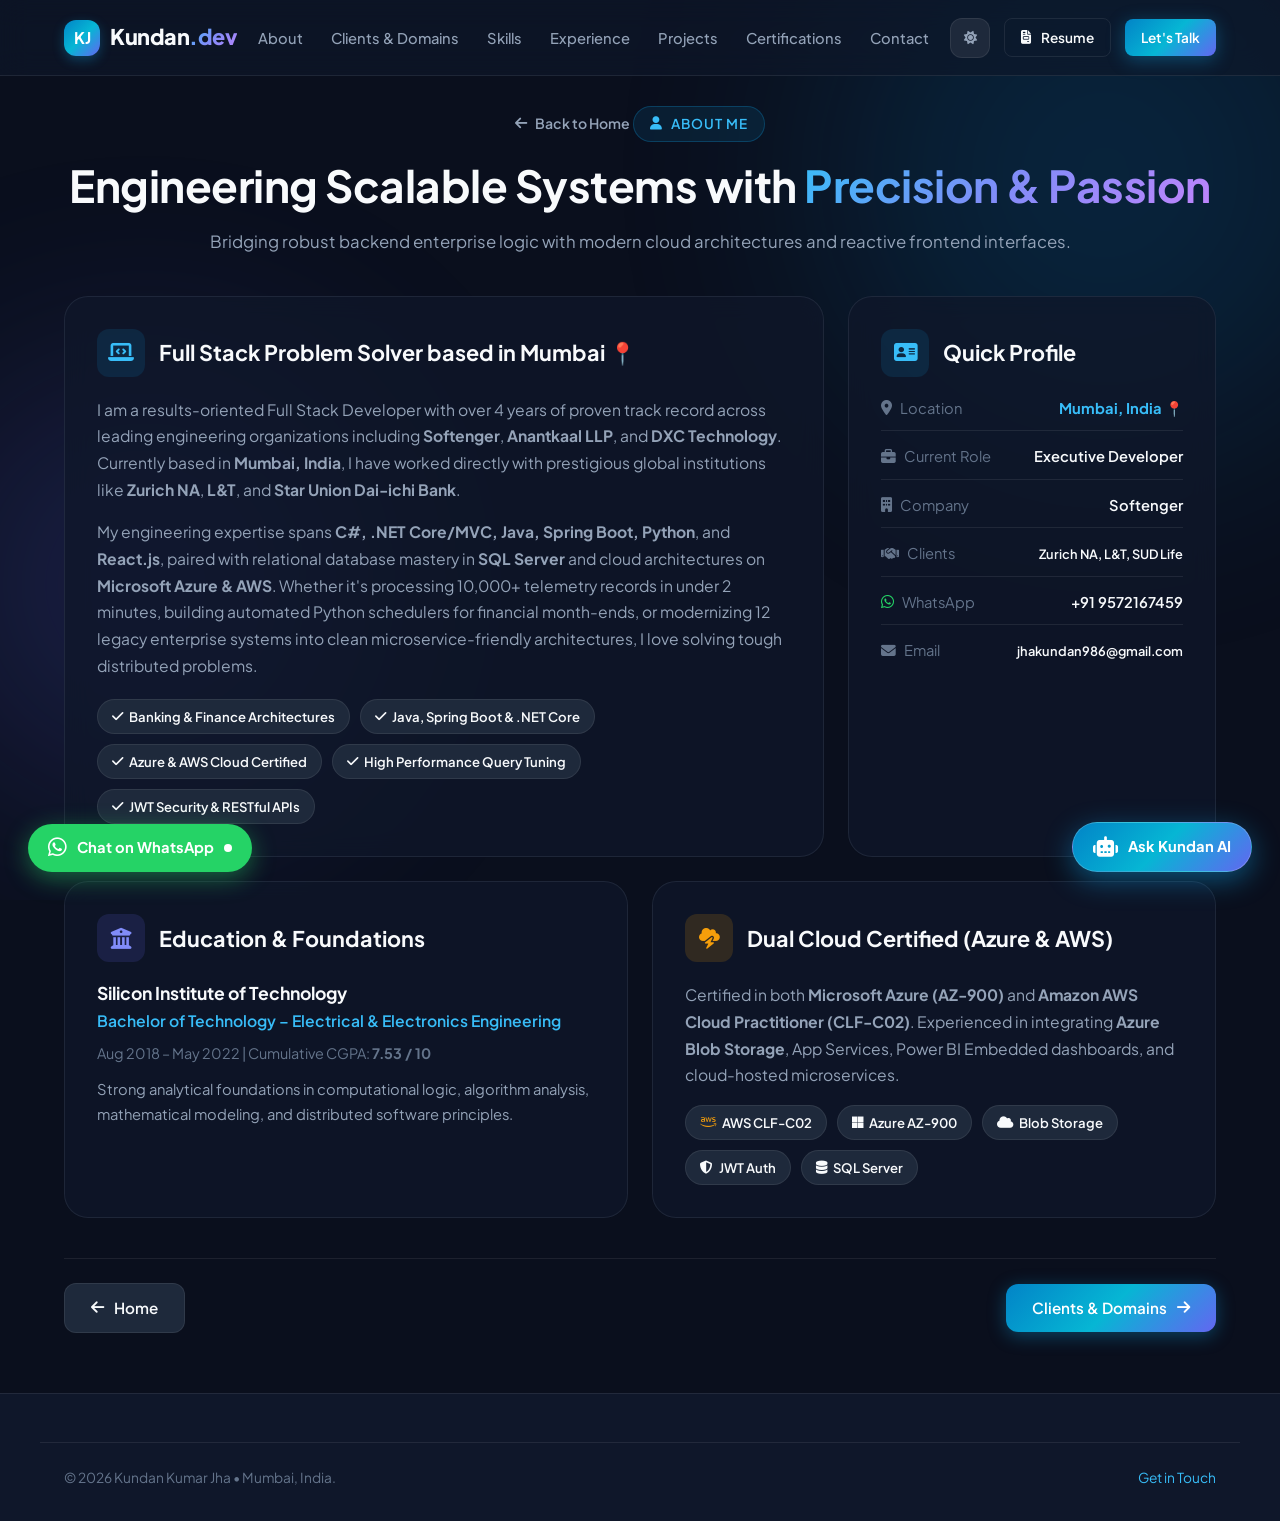
<file: about.html>
<!DOCTYPE html>
<html lang="en" data-theme="dark">
<head>
  <meta charset="UTF-8">
  <meta name="viewport" content="width=device-width, initial-scale=1.0">
  <title>About Me | Kundan Kumar Jha - Full Stack Developer</title>
  <link rel="icon" href="data:image/svg+xml,<svg xmlns='http://www.w3.org/2000/svg' viewBox='0 0 100 100'><text y='.9em' font-size='90'>🚀</text></svg>">
  <link rel="preconnect" href="https://fonts.googleapis.com">
  <link rel="preconnect" href="https://fonts.gstatic.com" crossorigin>
  <link href="https://fonts.googleapis.com/css2?family=JetBrains+Mono:wght@400;500;700&family=Plus+Jakarta+Sans:wght@300;400;500;600;700;800&display=swap" rel="stylesheet">
  <link rel="stylesheet" href="https://cdnjs.cloudflare.com/ajax/libs/font-awesome/6.5.1/css/all.min.css" crossorigin="anonymous" referrerpolicy="no-referrer" />
  <link rel="stylesheet" href="css/style.css">
</head>
<body>

  <div class="bg-glow-container">
    <div class="glow-orb glow-orb-1"></div>
    <div class="glow-orb glow-orb-2"></div>
  </div>

  <a href="https://wa.me/919572167459?text=Hi%20Kundan,%20I%20saw%20your%20about%20page!" target="_blank" rel="noopener noreferrer" class="wa-floating-btn" title="Chat on WhatsApp">
    <i class="fa-brands fa-whatsapp"></i>
    <span>Chat on WhatsApp</span>
    <div class="wa-pulse-dot"></div>
  </a>

  <!-- Navigation Bar -->
  <nav class="navbar" id="navbar">
    <div class="container nav-container">
      <a href="index.html" class="logo">
        <span class="logo-badge">KJ</span>
        <span>Kundan<span class="gradient-text">.dev</span></span>
      </a>

      <ul class="nav-links" id="navLinks">
        <li><a href="about.html" class="nav-link active">About</a></li>
        <li><a href="clients.html" class="nav-link">Clients & Domains</a></li>
        <li><a href="skills.html" class="nav-link">Skills</a></li>
        <li><a href="experience.html" class="nav-link">Experience</a></li>
        <li><a href="projects.html" class="nav-link">Projects</a></li>
        <li><a href="certifications.html" class="nav-link">Certifications</a></li>
        <li><a href="contact.html" class="nav-link">Contact</a></li>
      </ul>

      <div class="nav-actions">
        <button class="theme-toggle-btn" id="themeToggleBtn" aria-label="Toggle Theme" title="Toggle Light/Dark Theme">
          <i class="fa-solid fa-sun"></i>
        </button>
        <a href="resume.html" class="btn btn-outline btn-sm">
          <i class="fa-solid fa-file-invoice"></i> Resume
        </a>
        <a href="contact.html" class="btn btn-primary btn-sm">Let's Talk</a>
        <button class="mobile-menu-toggle" id="mobileMenuToggle" aria-label="Toggle Navigation">
          <span></span><span></span><span></span>
        </button>
      </div>
    </div>
  </nav>

  <!-- Page Header -->
  <div class="page-header-standalone">
    <div class="container">
      <a href="index.html" class="back-home-btn"><i class="fa-solid fa-arrow-left"></i> Back to Home</a>
      <div class="section-tag"><i class="fa-solid fa-user"></i> About Me</div>
      <h1 class="section-title">Engineering Scalable Systems with <span class="gradient-text">Precision & Passion</span></h1>
      <p class="section-subtitle">Bridging robust backend enterprise logic with modern cloud architectures and reactive frontend interfaces.</p>
    </div>
  </div>

  <!-- Content Section -->
  <section style="padding: 10px 0 60px 0;">
    <div class="container">
      <div class="about-grid">
        <!-- Main Bio Card -->
        <div class="bento-card col-8">
          <div class="bento-header">
            <div class="bento-icon-wrapper"><i class="fa-solid fa-laptop-code"></i></div>
            <h3>Full Stack Problem Solver based in Mumbai 📍</h3>
          </div>
          <p>
            I am a results-oriented Full Stack Developer with over 4 years of proven track record across leading engineering organizations including <strong>Softenger</strong>, <strong>Anantkaal LLP</strong>, and <strong>DXC Technology</strong>. Currently based in <strong>Mumbai, India</strong>, I have worked directly with prestigious global institutions like <strong>Zurich NA</strong>, <strong>L&T</strong>, and <strong>Star Union Dai-ichi Bank</strong>.
          </p>
          <p>
            My engineering expertise spans <strong>C#, .NET Core/MVC, Java, Spring Boot, Python</strong>, and <strong>React.js</strong>, paired with relational database mastery in <strong>SQL Server</strong> and cloud architectures on <strong>Microsoft Azure & AWS</strong>. Whether it's processing 10,000+ telemetry records in under 2 minutes, building automated Python schedulers for financial month-ends, or modernizing 12 legacy enterprise systems into clean microservice-friendly architectures, I love solving tough distributed problems.
          </p>
          <div class="pill-list">
            <span class="pill-tag"><i class="fa-solid fa-check text-highlight"></i> Banking & Finance Architectures</span>
            <span class="pill-tag"><i class="fa-solid fa-check text-highlight"></i> Java, Spring Boot & .NET Core</span>
            <span class="pill-tag"><i class="fa-solid fa-check text-highlight"></i> Azure & AWS Cloud Certified</span>
            <span class="pill-tag"><i class="fa-solid fa-check text-highlight"></i> High Performance Query Tuning</span>
            <span class="pill-tag"><i class="fa-solid fa-check text-highlight"></i> JWT Security & RESTful APIs</span>
          </div>
        </div>

        <!-- Personal Quick Facts -->
        <div class="bento-card col-4">
          <div class="bento-header">
            <div class="bento-icon-wrapper"><i class="fa-solid fa-address-card"></i></div>
            <h3>Quick Profile</h3>
          </div>
          <ul class="info-list">
            <li class="info-item">
              <span class="info-label"><i class="fa-solid fa-location-dot"></i> Location</span>
              <span class="info-val" style="color: var(--text-highlight); font-weight: 700;">Mumbai, India 📍</span>
            </li>
            <li class="info-item">
              <span class="info-label"><i class="fa-solid fa-briefcase"></i> Current Role</span>
              <span class="info-val">Executive Developer</span>
            </li>
            <li class="info-item">
              <span class="info-label"><i class="fa-solid fa-building"></i> Company</span>
              <span class="info-val">Softenger</span>
            </li>
            <li class="info-item">
              <span class="info-label"><i class="fa-solid fa-handshake"></i> Clients</span>
              <span class="info-val" style="font-size:0.8rem;">Zurich NA, L&T, SUD Life</span>
            </li>
            <li class="info-item">
              <span class="info-label"><i class="fa-brands fa-whatsapp" style="color:#25d366;"></i> WhatsApp</span>
              <span class="info-val">+91 9572167459</span>
            </li>
            <li class="info-item">
              <span class="info-label"><i class="fa-solid fa-envelope"></i> Email</span>
              <span class="info-val" style="font-size:0.8rem;">jhakundan986@gmail.com</span>
            </li>
          </ul>
        </div>

        <!-- Academic Foundation -->
        <div class="bento-card col-6">
          <div class="bento-header">
            <div class="bento-icon-wrapper" style="background: rgba(99, 102, 241, 0.15); color: #818cf8;"><i class="fa-solid fa-university"></i></div>
            <h3>Education & Foundations</h3>
          </div>
          <h4 style="color: var(--text-primary); font-size: 1.1rem; margin-bottom: 4px;">Silicon Institute of Technology</h4>
          <p style="color: var(--text-highlight); font-weight: 600; margin-bottom: 6px;">Bachelor of Technology – Electrical & Electronics Engineering</p>
          <p style="font-size: 0.9rem; color: var(--text-muted); margin-bottom: 12px;">Aug 2018 – May 2022 | Cumulative CGPA: <strong>7.53 / 10</strong></p>
          <p style="font-size: 0.92rem; color: var(--text-secondary);">
            Strong analytical foundations in computational logic, algorithm analysis, mathematical modeling, and distributed software principles.
          </p>
        </div>

        <!-- Dual Cloud Certified -->
        <div class="bento-card col-6">
          <div class="bento-header">
            <div class="bento-icon-wrapper" style="background: rgba(245, 158, 11, 0.15); color: #f59e0b;"><i class="fa-solid fa-cloud-bolt"></i></div>
            <h3>Dual Cloud Certified (Azure & AWS)</h3>
          </div>
          <p>
            Certified in both <strong>Microsoft Azure (AZ-900)</strong> and <strong>Amazon AWS Cloud Practitioner (CLF-C02)</strong>. Experienced in integrating <strong>Azure Blob Storage</strong>, App Services, Power BI Embedded dashboards, and cloud-hosted microservices.
          </p>
          <div class="pill-list" style="margin-top: 14px;">
            <span class="pill-tag"><i class="fa-brands fa-aws" style="color:#f59e0b;"></i> AWS CLF-C02</span>
            <span class="pill-tag"><i class="fa-brands fa-microsoft text-highlight"></i> Azure AZ-900</span>
            <span class="pill-tag"><i class="fa-solid fa-cloud text-highlight"></i> Blob Storage</span>
            <span class="pill-tag"><i class="fa-solid fa-shield-halved text-highlight"></i> JWT Auth</span>
            <span class="pill-tag"><i class="fa-solid fa-database text-highlight"></i> SQL Server</span>
          </div>
        </div>
      </div>

      <!-- Navigation to Next Pages -->
      <div style="display: flex; justify-content: space-between; align-items: center; margin-top: 40px; padding-top: 24px; border-top: 1px solid var(--border-subtle);">
        <a href="index.html" class="btn btn-secondary"><i class="fa-solid fa-arrow-left"></i> Home</a>
        <a href="clients.html" class="btn btn-primary">Clients & Domains <i class="fa-solid fa-arrow-right"></i></a>
      </div>
    </div>
  </section>

  <!-- Footer -->
  <footer class="footer">
    <div class="container footer-bottom">
      <div>&copy; 2026 Kundan Kumar Jha • Mumbai, India.</div>
      <div><a href="contact.html" style="color: var(--text-highlight);">Get in Touch</a></div>
    </div>
  </footer>

  <!-- Interactive AI Portfolio Chatbot Widget -->
  <div class="chatbot-toggle-btn" id="chatbotToggleBtn" title="Ask Kundan's AI Assistant">
    <i class="fa-solid fa-robot"></i>
    <span>Ask Kundan AI</span>
  </div>

  <div class="chatbot-window" id="chatbotWindow">
    <div class="chat-header">
      <div class="chat-header-info">
        <div class="chat-avatar"><i class="fa-solid fa-robot"></i></div>
        <div>
          <div class="chat-title">Kundan's AI Assistant</div>
          <div class="chat-status"><span class="chat-status-dot"></span> Online</div>
        </div>
      </div>
      <button class="chat-control-btn" id="chatCloseBtn">&times;</button>
    </div>
    <div class="chat-messages" id="chatMessages">
      <div class="chat-msg bot">
        <div class="chat-msg-bubble">👋 Hi! I can answer questions about Kundan's skills, experience, or clients!</div>
      </div>
    </div>
    <div class="chat-suggestions">
      <button class="chat-chip" data-query="What is Kundan's tech stack?">⚡ Tech Stack</button>
      <button class="chat-chip" data-query="Which clients has Kundan worked with?">🏢 Clients</button>
      <button class="chat-chip" data-query="How can I contact or WhatsApp Kundan?">💬 WhatsApp</button>
    </div>
    <form class="chat-input-area" id="chatForm">
      <input type="text" id="chatInput" class="chat-input" placeholder="Ask about skills, clients, experience..." autocomplete="off">
      <button type="submit" class="chat-send-btn"><i class="fa-solid fa-paper-plane"></i></button>
    </form>
  </div>

  <script src="js/main.js"></script>
</body>
</html>
</file>
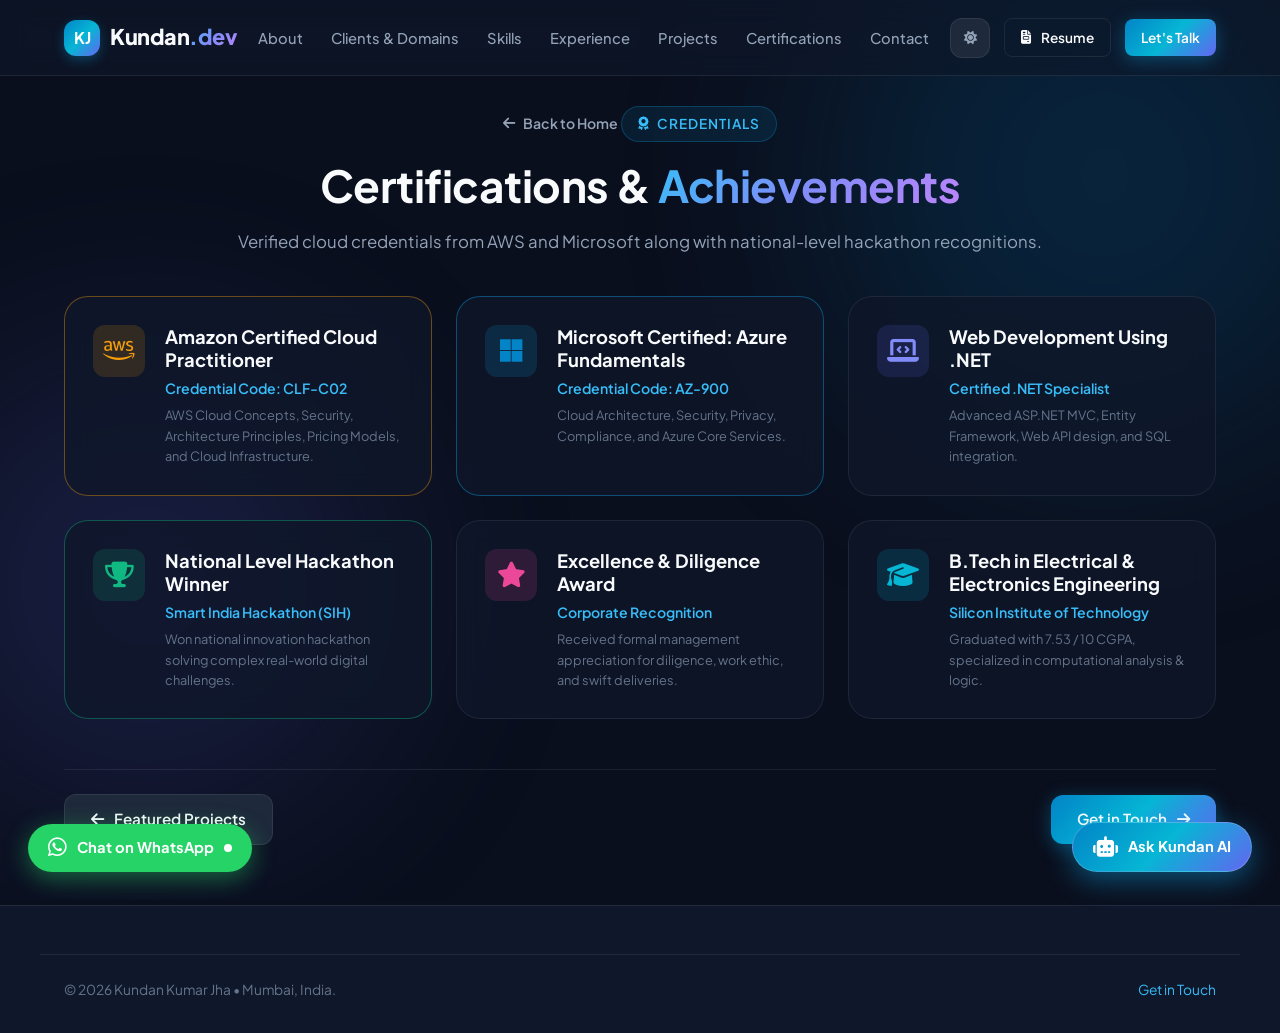
<file: certifications.html>
<!DOCTYPE html>
<html lang="en" data-theme="dark">
<head>
  <meta charset="UTF-8">
  <meta name="viewport" content="width=device-width, initial-scale=1.0">
  <title>Certifications & Honors | Kundan Kumar Jha - Full Stack Developer</title>
  <link rel="icon" href="data:image/svg+xml,<svg xmlns='http://www.w3.org/2000/svg' viewBox='0 0 100 100'><text y='.9em' font-size='90'>🚀</text></svg>">
  <link rel="preconnect" href="https://fonts.googleapis.com">
  <link rel="preconnect" href="https://fonts.gstatic.com" crossorigin>
  <link href="https://fonts.googleapis.com/css2?family=JetBrains+Mono:wght@400;500;700&family=Plus+Jakarta+Sans:wght@300;400;500;600;700;800&display=swap" rel="stylesheet">
  <link rel="stylesheet" href="https://cdnjs.cloudflare.com/ajax/libs/font-awesome/6.5.1/css/all.min.css" crossorigin="anonymous" referrerpolicy="no-referrer" />
  <link rel="stylesheet" href="css/style.css">
</head>
<body>

  <div class="bg-glow-container">
    <div class="glow-orb glow-orb-1"></div>
    <div class="glow-orb glow-orb-2"></div>
  </div>

  <a href="https://wa.me/919572167459?text=Hi%20Kundan,%20I%20saw%20your%20certifications%20page!" target="_blank" rel="noopener noreferrer" class="wa-floating-btn" title="Chat on WhatsApp">
    <i class="fa-brands fa-whatsapp"></i>
    <span>Chat on WhatsApp</span>
    <div class="wa-pulse-dot"></div>
  </a>

  <!-- Navigation Bar -->
  <nav class="navbar" id="navbar">
    <div class="container nav-container">
      <a href="index.html" class="logo">
        <span class="logo-badge">KJ</span>
        <span>Kundan<span class="gradient-text">.dev</span></span>
      </a>

      <ul class="nav-links" id="navLinks">
        <li><a href="about.html" class="nav-link">About</a></li>
        <li><a href="clients.html" class="nav-link">Clients & Domains</a></li>
        <li><a href="skills.html" class="nav-link">Skills</a></li>
        <li><a href="experience.html" class="nav-link">Experience</a></li>
        <li><a href="projects.html" class="nav-link">Projects</a></li>
        <li><a href="certifications.html" class="nav-link active">Certifications</a></li>
        <li><a href="contact.html" class="nav-link">Contact</a></li>
      </ul>

      <div class="nav-actions">
        <button class="theme-toggle-btn" id="themeToggleBtn" aria-label="Toggle Theme" title="Toggle Light/Dark Theme">
          <i class="fa-solid fa-sun"></i>
        </button>
        <a href="resume.html" class="btn btn-outline btn-sm">
          <i class="fa-solid fa-file-invoice"></i> Resume
        </a>
        <a href="contact.html" class="btn btn-primary btn-sm">Let's Talk</a>
        <button class="mobile-menu-toggle" id="mobileMenuToggle" aria-label="Toggle Navigation">
          <span></span><span></span><span></span>
        </button>
      </div>
    </div>
  </nav>

  <!-- Page Header -->
  <div class="page-header-standalone">
    <div class="container">
      <a href="index.html" class="back-home-btn"><i class="fa-solid fa-arrow-left"></i> Back to Home</a>
      <div class="section-tag"><i class="fa-solid fa-award"></i> Credentials</div>
      <h1 class="section-title">Certifications & <span class="gradient-text">Achievements</span></h1>
      <p class="section-subtitle">Verified cloud credentials from AWS and Microsoft along with national-level hackathon recognitions.</p>
    </div>
  </div>

  <!-- Content Section -->
  <section style="padding: 10px 0 60px 0;">
    <div class="container">
      <div class="cert-grid">
        <!-- AWS Cloud Practitioner -->
        <div class="cert-card" style="border-color: rgba(245, 158, 11, 0.4);">
          <div class="cert-icon-box" style="background: rgba(245, 158, 11, 0.15); color: #f59e0b;">
            <i class="fa-brands fa-aws"></i>
          </div>
          <div class="cert-content">
            <h4>Amazon Certified Cloud Practitioner</h4>
            <div class="cert-issuer">Credential Code: CLF-C02</div>
            <div class="cert-meta">AWS Cloud Concepts, Security, Architecture Principles, Pricing Models, and Cloud Infrastructure.</div>
          </div>
        </div>

        <!-- Azure AZ-900 -->
        <div class="cert-card" style="border-color: rgba(14, 165, 233, 0.4);">
          <div class="cert-icon-box" style="background: rgba(14, 165, 233, 0.15); color: #0284c7;">
            <i class="fa-brands fa-microsoft"></i>
          </div>
          <div class="cert-content">
            <h4>Microsoft Certified: Azure Fundamentals</h4>
            <div class="cert-issuer">Credential Code: AZ-900</div>
            <div class="cert-meta">Cloud Architecture, Security, Privacy, Compliance, and Azure Core Services.</div>
          </div>
        </div>

        <!-- .NET Web Development -->
        <div class="cert-card">
          <div class="cert-icon-box" style="background: rgba(99, 102, 241, 0.15); color: #818cf8;">
            <i class="fa-solid fa-laptop-code"></i>
          </div>
          <div class="cert-content">
            <h4>Web Development Using .NET</h4>
            <div class="cert-issuer">Certified .NET Specialist</div>
            <div class="cert-meta">Advanced ASP.NET MVC, Entity Framework, Web API design, and SQL integration.</div>
          </div>
        </div>

        <!-- Smart India Hackathon Winner -->
        <div class="cert-card" style="border-color: rgba(16, 185, 129, 0.4);">
          <div class="cert-icon-box" style="background: rgba(16, 185, 129, 0.15); color: #10b981;">
            <i class="fa-solid fa-trophy"></i>
          </div>
          <div class="cert-content">
            <h4>National Level Hackathon Winner</h4>
            <div class="cert-issuer">Smart India Hackathon (SIH)</div>
            <div class="cert-meta">Won national innovation hackathon solving complex real-world digital challenges.</div>
          </div>
        </div>

        <!-- Corporate Appreciation -->
        <div class="cert-card">
          <div class="cert-icon-box" style="background: rgba(236, 72, 153, 0.15); color: #ec4899;">
            <i class="fa-solid fa-star"></i>
          </div>
          <div class="cert-content">
            <h4>Excellence & Diligence Award</h4>
            <div class="cert-issuer">Corporate Recognition</div>
            <div class="cert-meta">Received formal management appreciation for diligence, work ethic, and swift deliveries.</div>
          </div>
        </div>

        <!-- SIT B.Tech -->
        <div class="cert-card">
          <div class="cert-icon-box" style="background: rgba(6, 182, 212, 0.15); color: #06b6d4;">
            <i class="fa-solid fa-graduation-cap"></i>
          </div>
          <div class="cert-content">
            <h4>B.Tech in Electrical & Electronics Engineering</h4>
            <div class="cert-issuer">Silicon Institute of Technology</div>
            <div class="cert-meta">Graduated with 7.53 / 10 CGPA, specialized in computational analysis & logic.</div>
          </div>
        </div>
      </div>

      <!-- Navigation to Next Pages -->
      <div style="display: flex; justify-content: space-between; align-items: center; margin-top: 50px; padding-top: 24px; border-top: 1px solid var(--border-subtle);">
        <a href="projects.html" class="btn btn-secondary"><i class="fa-solid fa-arrow-left"></i> Featured Projects</a>
        <a href="contact.html" class="btn btn-primary">Get in Touch <i class="fa-solid fa-arrow-right"></i></a>
      </div>
    </div>
  </section>

  <!-- Footer -->
  <footer class="footer">
    <div class="container footer-bottom">
      <div>&copy; 2026 Kundan Kumar Jha • Mumbai, India.</div>
      <div><a href="contact.html" style="color: var(--text-highlight);">Get in Touch</a></div>
    </div>
  </footer>

  <!-- Interactive AI Portfolio Chatbot Widget -->
  <div class="chatbot-toggle-btn" id="chatbotToggleBtn" title="Ask Kundan's AI Assistant">
    <i class="fa-solid fa-robot"></i>
    <span>Ask Kundan AI</span>
  </div>

  <div class="chatbot-window" id="chatbotWindow">
    <div class="chat-header">
      <div class="chat-header-info">
        <div class="chat-avatar"><i class="fa-solid fa-robot"></i></div>
        <div>
          <div class="chat-title">Kundan's AI Assistant</div>
          <div class="chat-status"><span class="chat-status-dot"></span> Online</div>
        </div>
      </div>
      <button class="chat-control-btn" id="chatCloseBtn">&times;</button>
    </div>
    <div class="chat-messages" id="chatMessages">
      <div class="chat-msg bot">
        <div class="chat-msg-bubble">👋 Hi! Ask me about Kundan's AWS or Azure certifications, or his Hackathon win!</div>
      </div>
    </div>
    <div class="chat-suggestions">
      <button class="chat-chip" data-query="Tell me about his cloud certifications">☁️ Cloud Certs</button>
      <button class="chat-chip" data-query="Tell me about his SIH hackathon win">🏆 Hackathon Win</button>
      <button class="chat-chip" data-query="How can I contact or WhatsApp Kundan?">💬 WhatsApp</button>
    </div>
    <form class="chat-input-area" id="chatForm">
      <input type="text" id="chatInput" class="chat-input" placeholder="Ask about skills, clients, experience..." autocomplete="off">
      <button type="submit" class="chat-send-btn"><i class="fa-solid fa-paper-plane"></i></button>
    </form>
  </div>

  <script src="js/main.js"></script>
</body>
</html>
</file>
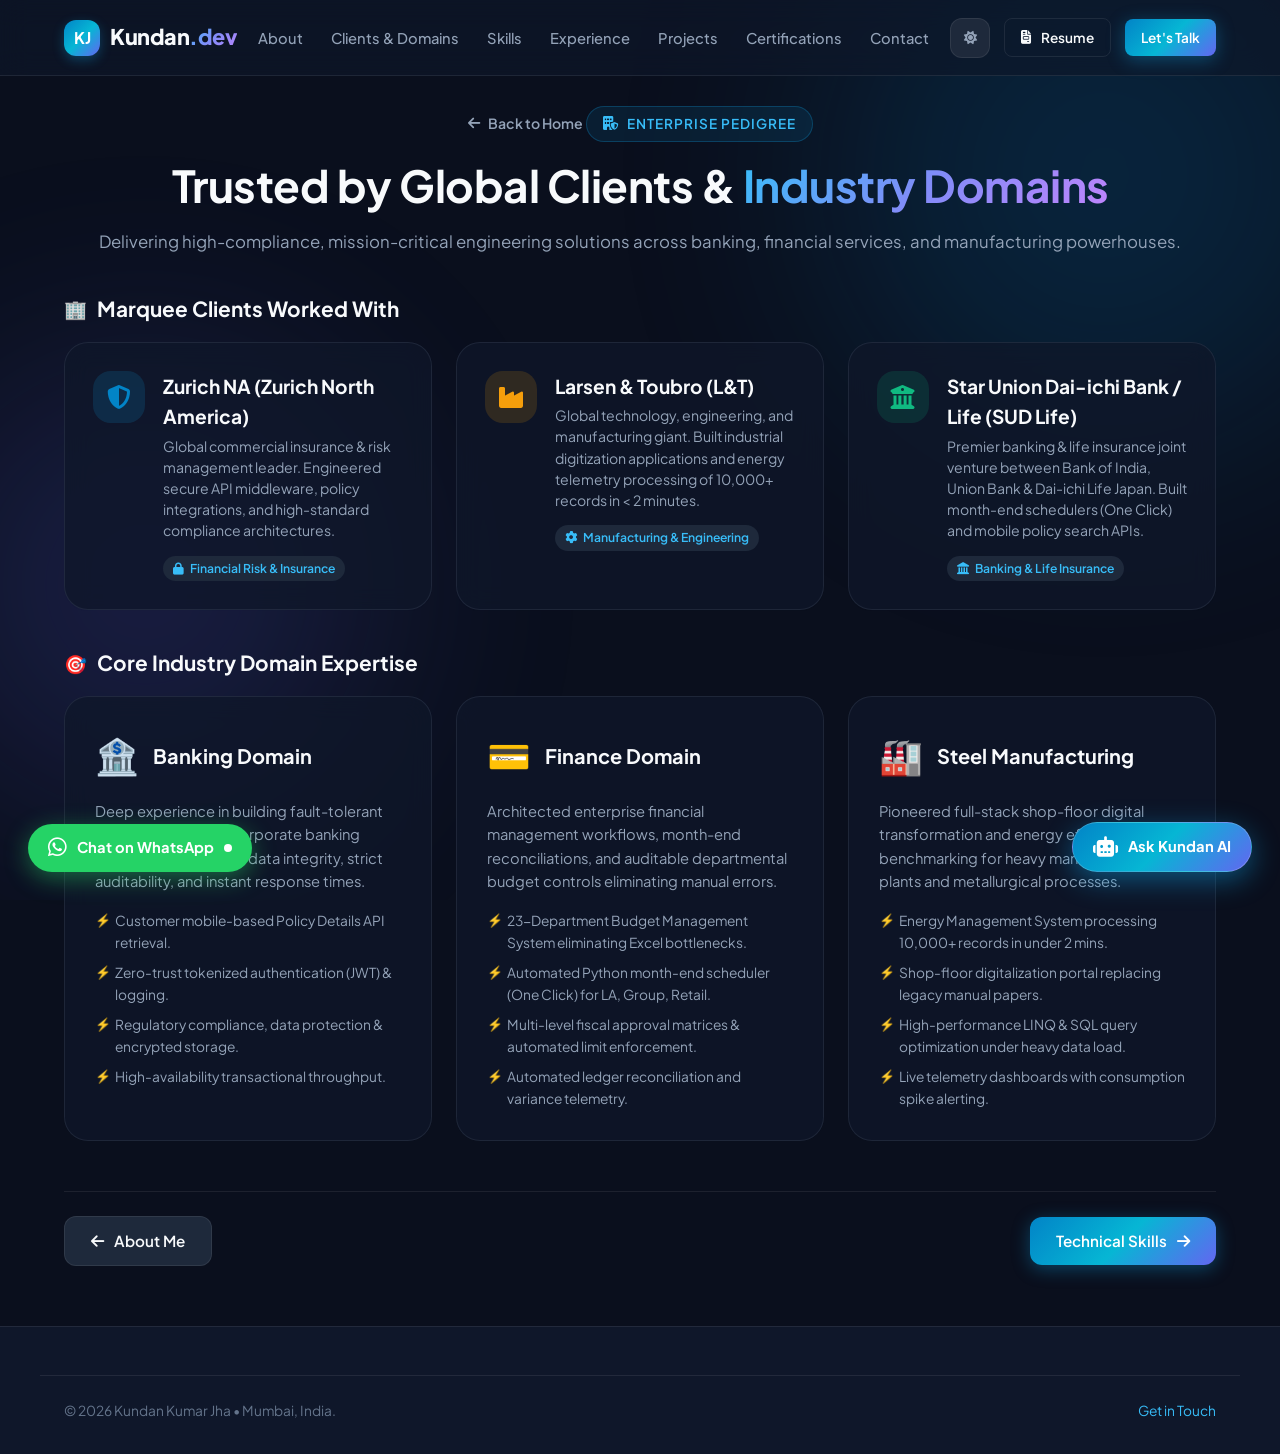
<file: clients.html>
<!DOCTYPE html>
<html lang="en" data-theme="dark">
<head>
  <meta charset="UTF-8">
  <meta name="viewport" content="width=device-width, initial-scale=1.0">
  <title>Clients & Domains | Kundan Kumar Jha - Full Stack Developer</title>
  <link rel="icon" href="data:image/svg+xml,<svg xmlns='http://www.w3.org/2000/svg' viewBox='0 0 100 100'><text y='.9em' font-size='90'>🚀</text></svg>">
  <link rel="preconnect" href="https://fonts.googleapis.com">
  <link rel="preconnect" href="https://fonts.gstatic.com" crossorigin>
  <link href="https://fonts.googleapis.com/css2?family=JetBrains+Mono:wght@400;500;700&family=Plus+Jakarta+Sans:wght@300;400;500;600;700;800&display=swap" rel="stylesheet">
  <link rel="stylesheet" href="https://cdnjs.cloudflare.com/ajax/libs/font-awesome/6.5.1/css/all.min.css" crossorigin="anonymous" referrerpolicy="no-referrer" />
  <link rel="stylesheet" href="css/style.css">
</head>
<body>

  <div class="bg-glow-container">
    <div class="glow-orb glow-orb-1"></div>
    <div class="glow-orb glow-orb-2"></div>
  </div>

  <a href="https://wa.me/919572167459?text=Hi%20Kundan,%20I%20saw%20your%20clients%20page!" target="_blank" rel="noopener noreferrer" class="wa-floating-btn" title="Chat on WhatsApp">
    <i class="fa-brands fa-whatsapp"></i>
    <span>Chat on WhatsApp</span>
    <div class="wa-pulse-dot"></div>
  </a>

  <!-- Navigation Bar -->
  <nav class="navbar" id="navbar">
    <div class="container nav-container">
      <a href="index.html" class="logo">
        <span class="logo-badge">KJ</span>
        <span>Kundan<span class="gradient-text">.dev</span></span>
      </a>

      <ul class="nav-links" id="navLinks">
        <li><a href="about.html" class="nav-link">About</a></li>
        <li><a href="clients.html" class="nav-link active">Clients & Domains</a></li>
        <li><a href="skills.html" class="nav-link">Skills</a></li>
        <li><a href="experience.html" class="nav-link">Experience</a></li>
        <li><a href="projects.html" class="nav-link">Projects</a></li>
        <li><a href="certifications.html" class="nav-link">Certifications</a></li>
        <li><a href="contact.html" class="nav-link">Contact</a></li>
      </ul>

      <div class="nav-actions">
        <button class="theme-toggle-btn" id="themeToggleBtn" aria-label="Toggle Theme" title="Toggle Light/Dark Theme">
          <i class="fa-solid fa-sun"></i>
        </button>
        <a href="resume.html" class="btn btn-outline btn-sm">
          <i class="fa-solid fa-file-invoice"></i> Resume
        </a>
        <a href="contact.html" class="btn btn-primary btn-sm">Let's Talk</a>
        <button class="mobile-menu-toggle" id="mobileMenuToggle" aria-label="Toggle Navigation">
          <span></span><span></span><span></span>
        </button>
      </div>
    </div>
  </nav>

  <!-- Page Header -->
  <div class="page-header-standalone">
    <div class="container">
      <a href="index.html" class="back-home-btn"><i class="fa-solid fa-arrow-left"></i> Back to Home</a>
      <div class="section-tag"><i class="fa-solid fa-building-shield"></i> Enterprise Pedigree</div>
      <h1 class="section-title">Trusted by Global Clients & <span class="gradient-text">Industry Domains</span></h1>
      <p class="section-subtitle">Delivering high-compliance, mission-critical engineering solutions across banking, financial services, and manufacturing powerhouses.</p>
    </div>
  </div>

  <!-- Content Section -->
  <section style="padding: 10px 0 60px 0;">
    <div class="container">
      <!-- Clients Showcase Grid -->
      <h3 style="font-size: 1.3rem; margin-bottom: 20px; display: flex; align-items: center; gap: 10px;">
        <span class="bounce-emoji">🏢</span> <span>Marquee Clients Worked With</span>
      </h3>
      <div class="clients-grid">
        <!-- Zurich NA -->
        <div class="client-card">
          <div class="client-icon-box" style="background: rgba(14, 165, 233, 0.15); color: #0284c7;">
            <i class="fa-solid fa-shield-halved"></i>
          </div>
          <div>
            <div class="client-name">Zurich NA (Zurich North America)</div>
            <div class="client-desc">
              Global commercial insurance & risk management leader. Engineered secure API middleware, policy integrations, and high-standard compliance architectures.
            </div>
            <div class="client-tag">
              <i class="fa-solid fa-lock"></i> Financial Risk & Insurance
            </div>
          </div>
        </div>

        <!-- Larsen & Toubro (L&T) -->
        <div class="client-card">
          <div class="client-icon-box" style="background: rgba(245, 158, 11, 0.15); color: #f59e0b;">
            <i class="fa-solid fa-industry"></i>
          </div>
          <div>
            <div class="client-name">Larsen & Toubro (L&T)</div>
            <div class="client-desc">
              Global technology, engineering, and manufacturing giant. Built industrial digitization applications and energy telemetry processing of 10,000+ records in &lt; 2 minutes.
            </div>
            <div class="client-tag">
              <i class="fa-solid fa-gear"></i> Manufacturing & Engineering
            </div>
          </div>
        </div>

        <!-- Star Union Dai-ichi -->
        <div class="client-card">
          <div class="client-icon-box" style="background: rgba(16, 185, 129, 0.15); color: #10b981;">
            <i class="fa-solid fa-building-columns"></i>
          </div>
          <div>
            <div class="client-name">Star Union Dai-ichi Bank / Life (SUD Life)</div>
            <div class="client-desc">
              Premier banking & life insurance joint venture between Bank of India, Union Bank & Dai-ichi Life Japan. Built month-end schedulers (One Click) and mobile policy search APIs.
            </div>
            <div class="client-tag">
              <i class="fa-solid fa-landmark"></i> Banking & Life Insurance
            </div>
          </div>
        </div>
      </div>

      <!-- Domain Expertise Grid -->
      <h3 style="font-size: 1.3rem; margin-top: 40px; margin-bottom: 20px; display: flex; align-items: center; gap: 10px;">
        <span class="running-emoji">🎯</span> <span>Core Industry Domain Expertise</span>
      </h3>
      <div class="domains-grid">
        <!-- Banking Domain -->
        <div class="domain-card">
          <div class="domain-top">
            <span class="domain-emoji">🏦</span>
            <div class="domain-title">Banking Domain</div>
          </div>
          <div class="domain-desc">
            Deep experience in building fault-tolerant services for retail & corporate banking ecosystems, ensuring data integrity, strict auditability, and instant response times.
          </div>
          <ul class="domain-bullets">
            <li>Customer mobile-based Policy Details API retrieval.</li>
            <li>Zero-trust tokenized authentication (JWT) & logging.</li>
            <li>Regulatory compliance, data protection & encrypted storage.</li>
            <li>High-availability transactional throughput.</li>
          </ul>
        </div>

        <!-- Finance Domain -->
        <div class="domain-card">
          <div class="domain-top">
            <span class="domain-emoji">💳</span>
            <div class="domain-title">Finance Domain</div>
          </div>
          <div class="domain-desc">
            Architected enterprise financial management workflows, month-end reconciliations, and auditable departmental budget controls eliminating manual errors.
          </div>
          <ul class="domain-bullets">
            <li>23-Department Budget Management System eliminating Excel bottlenecks.</li>
            <li>Automated Python month-end scheduler (One Click) for LA, Group, Retail.</li>
            <li>Multi-level fiscal approval matrices & automated limit enforcement.</li>
            <li>Automated ledger reconciliation and variance telemetry.</li>
          </ul>
        </div>

        <!-- Steel Manufacturing Domain -->
        <div class="domain-card">
          <div class="domain-top">
            <span class="domain-emoji">🏭</span>
            <div class="domain-title">Steel Manufacturing</div>
          </div>
          <div class="domain-desc">
            Pioneered full-stack shop-floor digital transformation and energy efficiency benchmarking for heavy manufacturing plants and metallurgical processes.
          </div>
          <ul class="domain-bullets">
            <li>Energy Management System processing 10,000+ records in under 2 mins.</li>
            <li>Shop-floor digitalization portal replacing legacy manual papers.</li>
            <li>High-performance LINQ & SQL query optimization under heavy data load.</li>
            <li>Live telemetry dashboards with consumption spike alerting.</li>
          </ul>
        </div>
      </div>

      <!-- Navigation to Next Pages -->
      <div style="display: flex; justify-content: space-between; align-items: center; margin-top: 50px; padding-top: 24px; border-top: 1px solid var(--border-subtle);">
        <a href="about.html" class="btn btn-secondary"><i class="fa-solid fa-arrow-left"></i> About Me</a>
        <a href="skills.html" class="btn btn-primary">Technical Skills <i class="fa-solid fa-arrow-right"></i></a>
      </div>
    </div>
  </section>

  <!-- Footer -->
  <footer class="footer">
    <div class="container footer-bottom">
      <div>&copy; 2026 Kundan Kumar Jha • Mumbai, India.</div>
      <div><a href="contact.html" style="color: var(--text-highlight);">Get in Touch</a></div>
    </div>
  </footer>

  <!-- Interactive AI Portfolio Chatbot Widget -->
  <div class="chatbot-toggle-btn" id="chatbotToggleBtn" title="Ask Kundan's AI Assistant">
    <i class="fa-solid fa-robot"></i>
    <span>Ask Kundan AI</span>
  </div>

  <div class="chatbot-window" id="chatbotWindow">
    <div class="chat-header">
      <div class="chat-header-info">
        <div class="chat-avatar"><i class="fa-solid fa-robot"></i></div>
        <div>
          <div class="chat-title">Kundan's AI Assistant</div>
          <div class="chat-status"><span class="chat-status-dot"></span> Online</div>
        </div>
      </div>
      <button class="chat-control-btn" id="chatCloseBtn">&times;</button>
    </div>
    <div class="chat-messages" id="chatMessages">
      <div class="chat-msg bot">
        <div class="chat-msg-bubble">👋 Hi! Ask me about Zurich NA, L&T, Star Union Dai-ichi Bank, or Kundan's banking experience!</div>
      </div>
    </div>
    <div class="chat-suggestions">
      <button class="chat-chip" data-query="Which clients has Kundan worked with?">🏢 Clients</button>
      <button class="chat-chip" data-query="What domains has he worked in?">🏦 Domains</button>
      <button class="chat-chip" data-query="How can I contact or WhatsApp Kundan?">💬 WhatsApp</button>
    </div>
    <form class="chat-input-area" id="chatForm">
      <input type="text" id="chatInput" class="chat-input" placeholder="Ask about skills, clients, experience..." autocomplete="off">
      <button type="submit" class="chat-send-btn"><i class="fa-solid fa-paper-plane"></i></button>
    </form>
  </div>

  <script src="js/main.js"></script>
</body>
</html>
</file>
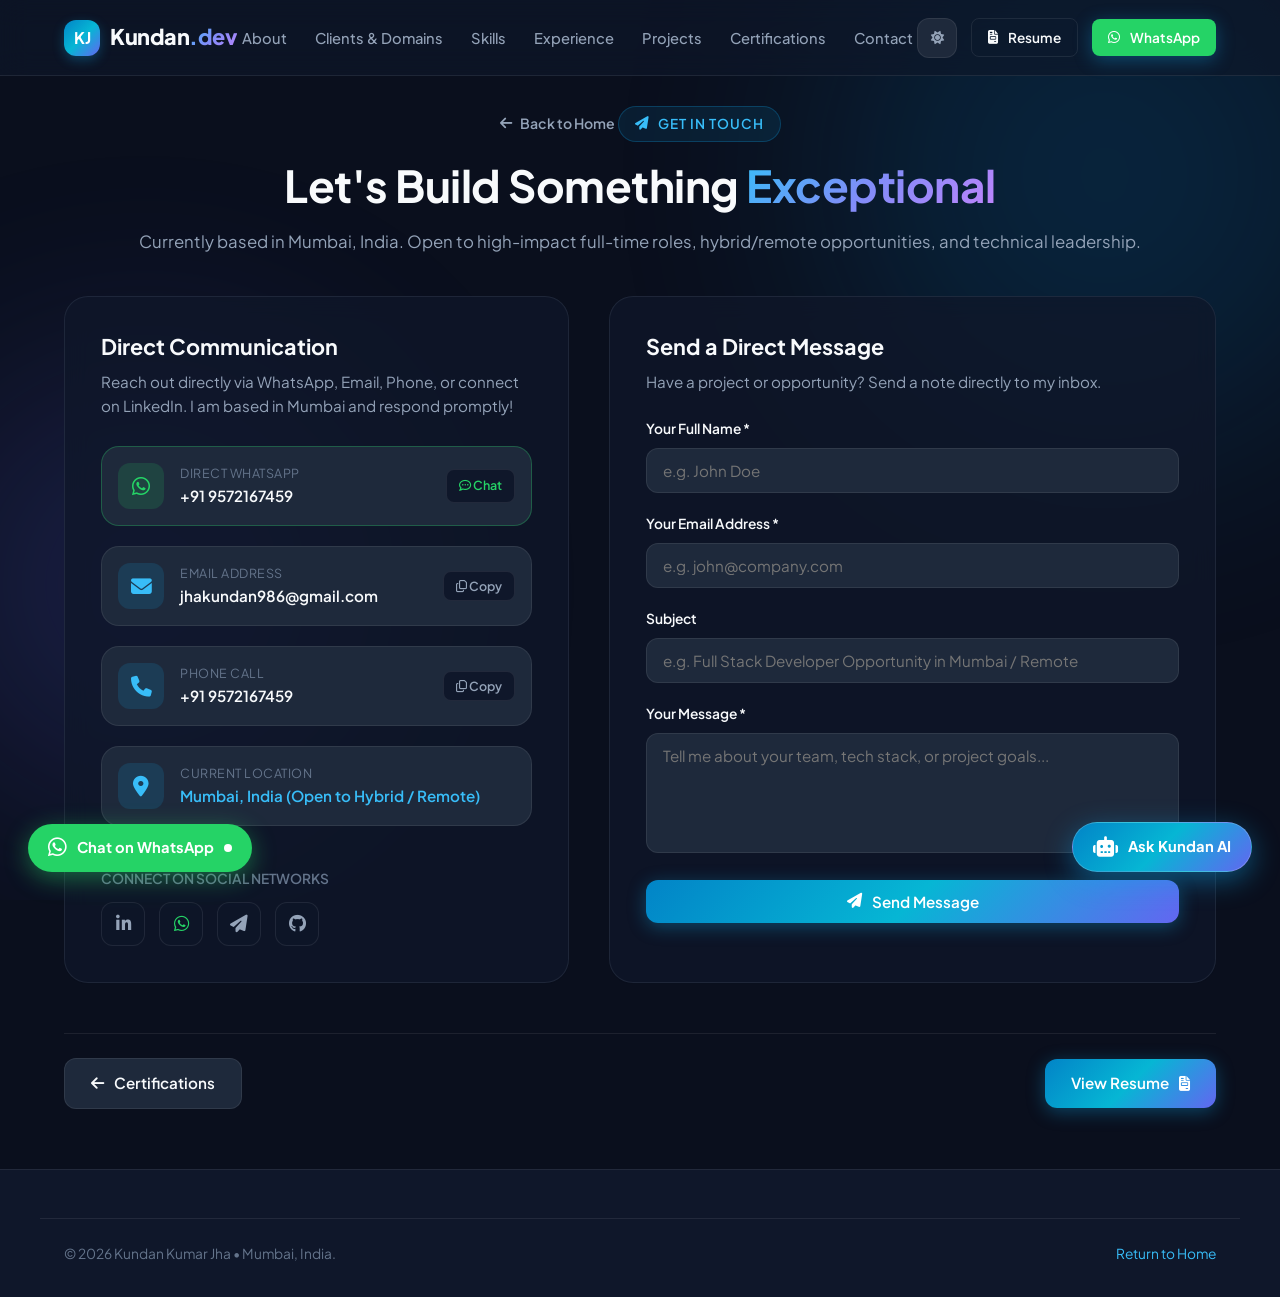
<file: contact.html>
<!DOCTYPE html>
<html lang="en" data-theme="dark">
<head>
  <meta charset="UTF-8">
  <meta name="viewport" content="width=device-width, initial-scale=1.0">
  <title>Contact Kundan Kumar Jha | Full Stack Developer (Mumbai, India)</title>
  <link rel="icon" href="data:image/svg+xml,<svg xmlns='http://www.w3.org/2000/svg' viewBox='0 0 100 100'><text y='.9em' font-size='90'>🚀</text></svg>">
  <link rel="preconnect" href="https://fonts.googleapis.com">
  <link rel="preconnect" href="https://fonts.gstatic.com" crossorigin>
  <link href="https://fonts.googleapis.com/css2?family=JetBrains+Mono:wght@400;500;700&family=Plus+Jakarta+Sans:wght@300;400;500;600;700;800&display=swap" rel="stylesheet">
  <link rel="stylesheet" href="https://cdnjs.cloudflare.com/ajax/libs/font-awesome/6.5.1/css/all.min.css" crossorigin="anonymous" referrerpolicy="no-referrer" />
  <link rel="stylesheet" href="css/style.css">
</head>
<body>

  <div class="bg-glow-container">
    <div class="glow-orb glow-orb-1"></div>
    <div class="glow-orb glow-orb-2"></div>
  </div>

  <a href="https://wa.me/919572167459?text=Hi%20Kundan,%20I%20saw%20your%20contact%20page!" target="_blank" rel="noopener noreferrer" class="wa-floating-btn" title="Chat on WhatsApp">
    <i class="fa-brands fa-whatsapp"></i>
    <span>Chat on WhatsApp</span>
    <div class="wa-pulse-dot"></div>
  </a>

  <!-- Navigation Bar -->
  <nav class="navbar" id="navbar">
    <div class="container nav-container">
      <a href="index.html" class="logo">
        <span class="logo-badge">KJ</span>
        <span>Kundan<span class="gradient-text">.dev</span></span>
      </a>

      <ul class="nav-links" id="navLinks">
        <li><a href="about.html" class="nav-link">About</a></li>
        <li><a href="clients.html" class="nav-link">Clients & Domains</a></li>
        <li><a href="skills.html" class="nav-link">Skills</a></li>
        <li><a href="experience.html" class="nav-link">Experience</a></li>
        <li><a href="projects.html" class="nav-link">Projects</a></li>
        <li><a href="certifications.html" class="nav-link">Certifications</a></li>
        <li><a href="contact.html" class="nav-link active">Contact</a></li>
      </ul>

      <div class="nav-actions">
        <button class="theme-toggle-btn" id="themeToggleBtn" aria-label="Toggle Theme" title="Toggle Light/Dark Theme">
          <i class="fa-solid fa-sun"></i>
        </button>
        <a href="resume.html" class="btn btn-outline btn-sm">
          <i class="fa-solid fa-file-invoice"></i> Resume
        </a>
        <a href="https://wa.me/919572167459?text=Hi%20Kundan" target="_blank" class="btn btn-primary btn-sm" style="background: #25d366;">
          <i class="fa-brands fa-whatsapp"></i> WhatsApp
        </a>
        <button class="mobile-menu-toggle" id="mobileMenuToggle" aria-label="Toggle Navigation">
          <span></span><span></span><span></span>
        </button>
      </div>
    </div>
  </nav>

  <!-- Page Header -->
  <div class="page-header-standalone">
    <div class="container">
      <a href="index.html" class="back-home-btn"><i class="fa-solid fa-arrow-left"></i> Back to Home</a>
      <div class="section-tag"><i class="fa-solid fa-paper-plane"></i> Get in Touch</div>
      <h1 class="section-title">Let's Build Something <span class="gradient-text">Exceptional</span></h1>
      <p class="section-subtitle">Currently based in Mumbai, India. Open to high-impact full-time roles, hybrid/remote opportunities, and technical leadership.</p>
    </div>
  </div>

  <!-- Content Section -->
  <section style="padding: 10px 0 60px 0;">
    <div class="container">
      <div class="contact-grid">
        <!-- Direct Contact Cards -->
        <div class="contact-card">
          <h3 style="font-size: 1.35rem; margin-bottom: 10px;">Direct Communication</h3>
          <p style="color: var(--text-secondary); font-size: 0.95rem; margin-bottom: 24px;">
            Reach out directly via WhatsApp, Email, Phone, or connect on LinkedIn. I am based in Mumbai and respond promptly!
          </p>

          <div class="contact-channel-list">
            <!-- WhatsApp Direct -->
            <div class="contact-channel-item" style="border-color: rgba(37, 211, 102, 0.3);">
              <div class="contact-icon-box" style="background: rgba(37, 211, 102, 0.15); color: #25d366;">
                <i class="fa-brands fa-whatsapp"></i>
              </div>
              <div class="contact-channel-info">
                <div class="contact-channel-label">Direct WhatsApp</div>
                <div class="contact-channel-val">+91 9572167459</div>
              </div>
              <a href="https://wa.me/919572167459?text=Hi%20Kundan,%20I%20saw%20your%20portfolio!" target="_blank" rel="noopener noreferrer" class="copy-btn" style="color: #25d366; text-decoration: none;">
                <i class="fa-regular fa-comment-dots"></i> Chat
              </a>
            </div>

            <!-- Email -->
            <div class="contact-channel-item">
              <div class="contact-icon-box"><i class="fa-solid fa-envelope"></i></div>
              <div class="contact-channel-info">
                <div class="contact-channel-label">Email Address</div>
                <div class="contact-channel-val">jhakundan986@gmail.com</div>
              </div>
              <button class="copy-btn" data-clipboard="jhakundan986@gmail.com" title="Copy Email">
                <i class="fa-regular fa-copy"></i> Copy
              </button>
            </div>

            <!-- Phone -->
            <div class="contact-channel-item">
              <div class="contact-icon-box"><i class="fa-solid fa-phone"></i></div>
              <div class="contact-channel-info">
                <div class="contact-channel-label">Phone Call</div>
                <div class="contact-channel-val">+91 9572167459</div>
              </div>
              <button class="copy-btn" data-clipboard="+919572167459" title="Copy Phone">
                <i class="fa-regular fa-copy"></i> Copy
              </button>
            </div>

            <!-- Location -->
            <div class="contact-channel-item">
              <div class="contact-icon-box"><i class="fa-solid fa-location-dot"></i></div>
              <div class="contact-channel-info">
                <div class="contact-channel-label">Current Location</div>
                <div class="contact-channel-val" style="color: var(--text-highlight);">Mumbai, India (Open to Hybrid / Remote)</div>
              </div>
            </div>
          </div>

          <div style="padding-top: 14px;">
            <div style="font-size: 0.86rem; color: var(--text-muted); margin-bottom: 12px; font-weight: 600;">CONNECT ON SOCIAL NETWORKS</div>
            <div class="hero-social-links">
              <a href="https://www.linkedin.com/in/kundan-jha-75ba19190" target="_blank" rel="noopener noreferrer" class="social-icon-btn" title="LinkedIn (kundan-jha-75ba19190)">
                <i class="fa-brands fa-linkedin-in"></i>
              </a>
              <a href="https://wa.me/919572167459?text=Hi%20Kundan,%20I%20saw%20your%20portfolio!" target="_blank" rel="noopener noreferrer" class="social-icon-btn" style="color: #25d366;" title="WhatsApp">
                <i class="fa-brands fa-whatsapp"></i>
              </a>
              <a href="mailto:jhakundan986@gmail.com" class="social-icon-btn" title="Direct Mail">
                <i class="fa-solid fa-paper-plane"></i>
              </a>
              <a href="https://github.com/" target="_blank" rel="noopener noreferrer" class="social-icon-btn" title="GitHub">
                <i class="fa-brands fa-github"></i>
              </a>
            </div>
          </div>
        </div>

        <!-- Contact Form -->
        <div class="contact-card">
          <h3 style="font-size: 1.35rem; margin-bottom: 10px;">Send a Direct Message</h3>
          <p style="color: var(--text-secondary); font-size: 0.95rem; margin-bottom: 24px;">
            Have a project or opportunity? Send a note directly to my inbox.
          </p>

          <form id="contactForm">
            <div class="form-group">
              <label for="contactName" class="form-label">Your Full Name *</label>
              <input type="text" id="contactName" class="form-input" placeholder="e.g. John Doe" required>
            </div>

            <div class="form-group">
              <label for="contactEmail" class="form-label">Your Email Address *</label>
              <input type="email" id="contactEmail" class="form-input" placeholder="e.g. john@company.com" required>
            </div>

            <div class="form-group">
              <label for="contactSubject" class="form-label">Subject</label>
              <input type="text" id="contactSubject" class="form-input" placeholder="e.g. Full Stack Developer Opportunity in Mumbai / Remote">
            </div>

            <div class="form-group">
              <label for="contactMessage" class="form-label">Your Message *</label>
              <textarea id="contactMessage" class="form-textarea" placeholder="Tell me about your team, tech stack, or project goals..." required></textarea>
            </div>

            <button type="submit" class="btn btn-primary" style="width: 100%;">
              <i class="fa-solid fa-paper-plane"></i>
              <span>Send Message</span>
            </button>
          </form>
        </div>
      </div>

      <!-- Navigation to Next Pages -->
      <div style="display: flex; justify-content: space-between; align-items: center; margin-top: 50px; padding-top: 24px; border-top: 1px solid var(--border-subtle);">
        <a href="certifications.html" class="btn btn-secondary"><i class="fa-solid fa-arrow-left"></i> Certifications</a>
        <a href="resume.html" class="btn btn-primary">View Resume <i class="fa-solid fa-file-invoice"></i></a>
      </div>
    </div>
  </section>

  <!-- Footer -->
  <footer class="footer">
    <div class="container footer-bottom">
      <div>&copy; 2026 Kundan Kumar Jha • Mumbai, India.</div>
      <div><a href="index.html" style="color: var(--text-highlight);">Return to Home</a></div>
    </div>
  </footer>

  <!-- Interactive AI Portfolio Chatbot Widget -->
  <div class="chatbot-toggle-btn" id="chatbotToggleBtn" title="Ask Kundan's AI Assistant">
    <i class="fa-solid fa-robot"></i>
    <span>Ask Kundan AI</span>
  </div>

  <div class="chatbot-window" id="chatbotWindow">
    <div class="chat-header">
      <div class="chat-header-info">
        <div class="chat-avatar"><i class="fa-solid fa-robot"></i></div>
        <div>
          <div class="chat-title">Kundan's AI Assistant</div>
          <div class="chat-status"><span class="chat-status-dot"></span> Online</div>
        </div>
      </div>
      <button class="chat-control-btn" id="chatCloseBtn">&times;</button>
    </div>
    <div class="chat-messages" id="chatMessages">
      <div class="chat-msg bot">
        <div class="chat-msg-bubble">👋 Hi! You can send Kundan a message here or reach him on WhatsApp directly!</div>
      </div>
    </div>
    <div class="chat-suggestions">
      <button class="chat-chip" data-query="How can I contact or WhatsApp Kundan?">💬 WhatsApp</button>
      <button class="chat-chip" data-query="Can I view or download his resume?">📄 Resume</button>
      <button class="chat-chip" data-query="What is Kundan's tech stack?">⚡ Tech Stack</button>
    </div>
    <form class="chat-input-area" id="chatForm">
      <input type="text" id="chatInput" class="chat-input" placeholder="Ask about skills, clients, experience..." autocomplete="off">
      <button type="submit" class="chat-send-btn"><i class="fa-solid fa-paper-plane"></i></button>
    </form>
  </div>

  <script src="js/main.js"></script>
</body>
</html>
</file>
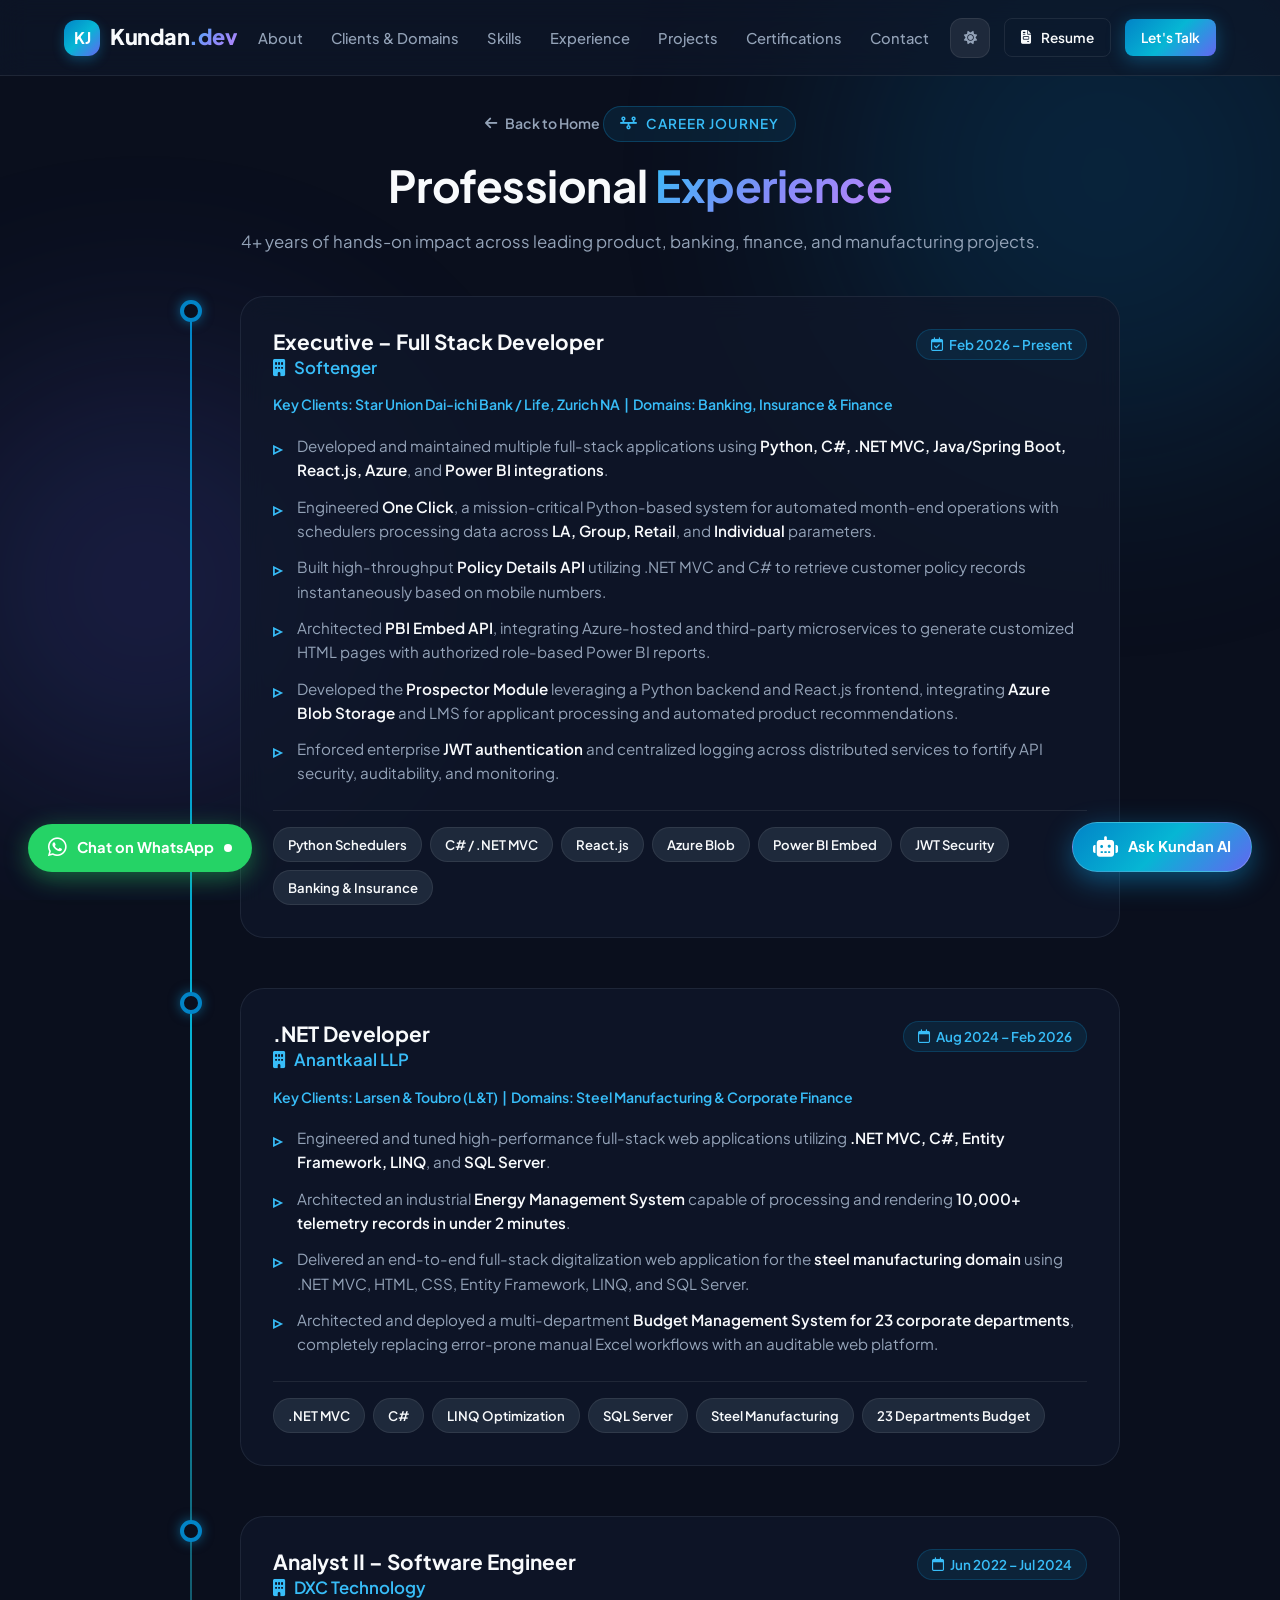
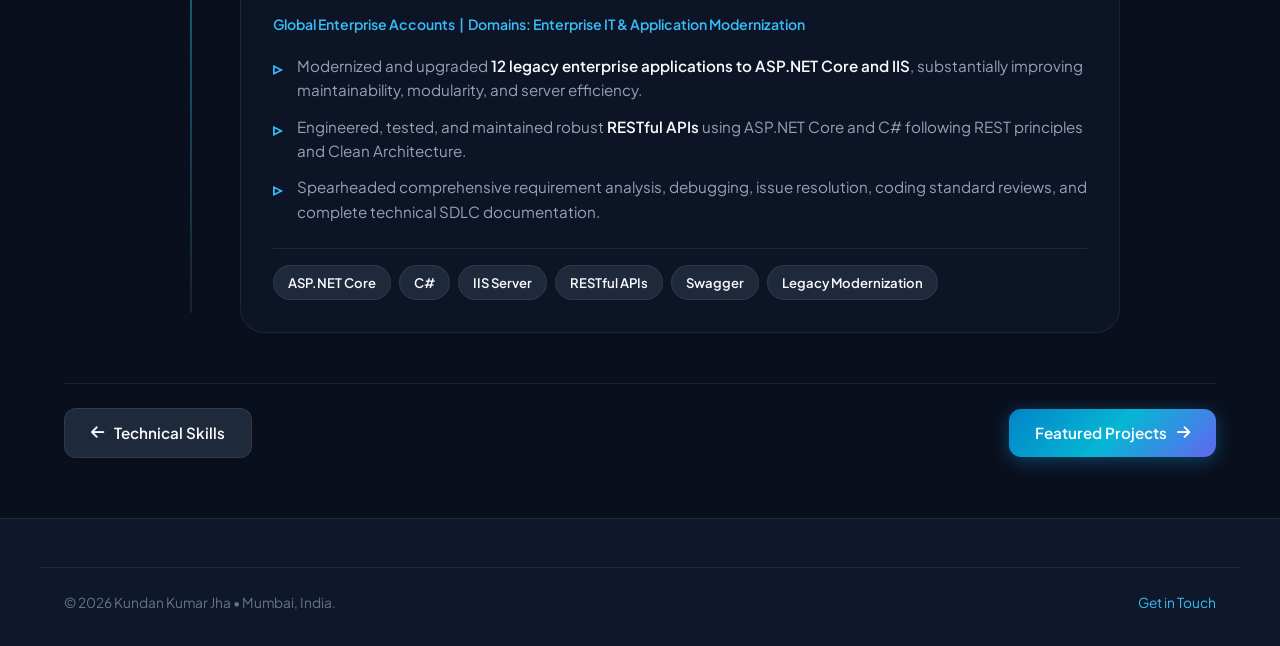
<file: experience.html>
<!DOCTYPE html>
<html lang="en" data-theme="dark">
<head>
  <meta charset="UTF-8">
  <meta name="viewport" content="width=device-width, initial-scale=1.0">
  <title>Work Experience | Kundan Kumar Jha - Full Stack Developer</title>
  <link rel="icon" href="data:image/svg+xml,<svg xmlns='http://www.w3.org/2000/svg' viewBox='0 0 100 100'><text y='.9em' font-size='90'>🚀</text></svg>">
  <link rel="preconnect" href="https://fonts.googleapis.com">
  <link rel="preconnect" href="https://fonts.gstatic.com" crossorigin>
  <link href="https://fonts.googleapis.com/css2?family=JetBrains+Mono:wght@400;500;700&family=Plus+Jakarta+Sans:wght@300;400;500;600;700;800&display=swap" rel="stylesheet">
  <link rel="stylesheet" href="https://cdnjs.cloudflare.com/ajax/libs/font-awesome/6.5.1/css/all.min.css" crossorigin="anonymous" referrerpolicy="no-referrer" />
  <link rel="stylesheet" href="css/style.css">
</head>
<body>

  <div class="bg-glow-container">
    <div class="glow-orb glow-orb-1"></div>
    <div class="glow-orb glow-orb-2"></div>
  </div>

  <a href="https://wa.me/919572167459?text=Hi%20Kundan,%20I%20saw%20your%20experience%20page!" target="_blank" rel="noopener noreferrer" class="wa-floating-btn" title="Chat on WhatsApp">
    <i class="fa-brands fa-whatsapp"></i>
    <span>Chat on WhatsApp</span>
    <div class="wa-pulse-dot"></div>
  </a>

  <!-- Navigation Bar -->
  <nav class="navbar" id="navbar">
    <div class="container nav-container">
      <a href="index.html" class="logo">
        <span class="logo-badge">KJ</span>
        <span>Kundan<span class="gradient-text">.dev</span></span>
      </a>

      <ul class="nav-links" id="navLinks">
        <li><a href="about.html" class="nav-link">About</a></li>
        <li><a href="clients.html" class="nav-link">Clients & Domains</a></li>
        <li><a href="skills.html" class="nav-link">Skills</a></li>
        <li><a href="experience.html" class="nav-link active">Experience</a></li>
        <li><a href="projects.html" class="nav-link">Projects</a></li>
        <li><a href="certifications.html" class="nav-link">Certifications</a></li>
        <li><a href="contact.html" class="nav-link">Contact</a></li>
      </ul>

      <div class="nav-actions">
        <button class="theme-toggle-btn" id="themeToggleBtn" aria-label="Toggle Theme" title="Toggle Light/Dark Theme">
          <i class="fa-solid fa-sun"></i>
        </button>
        <a href="resume.html" class="btn btn-outline btn-sm">
          <i class="fa-solid fa-file-invoice"></i> Resume
        </a>
        <a href="contact.html" class="btn btn-primary btn-sm">Let's Talk</a>
        <button class="mobile-menu-toggle" id="mobileMenuToggle" aria-label="Toggle Navigation">
          <span></span><span></span><span></span>
        </button>
      </div>
    </div>
  </nav>

  <!-- Page Header -->
  <div class="page-header-standalone">
    <div class="container">
      <a href="index.html" class="back-home-btn"><i class="fa-solid fa-arrow-left"></i> Back to Home</a>
      <div class="section-tag"><i class="fa-solid fa-timeline"></i> Career Journey</div>
      <h1 class="section-title">Professional <span class="gradient-text">Experience</span></h1>
      <p class="section-subtitle">4+ years of hands-on impact across leading product, banking, finance, and manufacturing projects.</p>
    </div>
  </div>

  <!-- Content Section -->
  <section style="padding: 10px 0 60px 0;">
    <div class="container">
      <div class="timeline-container">
        
        <!-- Job 1: Softenger -->
        <div class="timeline-item">
          <div class="timeline-marker"></div>
          <div class="timeline-card">
            <div class="timeline-header">
              <div>
                <h3 class="timeline-role">Executive – Full Stack Developer</h3>
                <div class="timeline-company">
                  <i class="fa-solid fa-building"></i> Softenger
                </div>
              </div>
              <div class="timeline-period">
                <i class="fa-regular fa-calendar-check"></i> Feb 2026 – Present
              </div>
            </div>

            <p style="font-size: 0.88rem; color: var(--text-highlight); font-weight: 600; margin-bottom: 12px;">
              Key Clients: Star Union Dai-ichi Bank / Life, Zurich NA &nbsp;|&nbsp; Domains: Banking, Insurance & Finance
            </p>

            <ul class="timeline-duties">
              <li>
                Developed and maintained multiple full-stack applications using <strong>Python, C#, .NET MVC, Java/Spring Boot, React.js, Azure</strong>, and <strong>Power BI integrations</strong>.
              </li>
              <li>
                Engineered <strong>One Click</strong>, a mission-critical Python-based system for automated month-end operations with schedulers processing data across <strong>LA, Group, Retail</strong>, and <strong>Individual</strong> parameters.
              </li>
              <li>
                Built high-throughput <strong>Policy Details API</strong> utilizing .NET MVC and C# to retrieve customer policy records instantaneously based on mobile numbers.
              </li>
              <li>
                Architected <strong>PBI Embed API</strong>, integrating Azure-hosted and third-party microservices to generate customized HTML pages with authorized role-based Power BI reports.
              </li>
              <li>
                Developed the <strong>Prospector Module</strong> leveraging a Python backend and React.js frontend, integrating <strong>Azure Blob Storage</strong> and LMS for applicant processing and automated product recommendations.
              </li>
              <li>
                Enforced enterprise <strong>JWT authentication</strong> and centralized logging across distributed services to fortify API security, auditability, and monitoring.
              </li>
            </ul>

            <div class="timeline-stack">
              <span class="pill-tag">Python Schedulers</span>
              <span class="pill-tag">C# / .NET MVC</span>
              <span class="pill-tag">React.js</span>
              <span class="pill-tag">Azure Blob</span>
              <span class="pill-tag">Power BI Embed</span>
              <span class="pill-tag">JWT Security</span>
              <span class="pill-tag">Banking & Insurance</span>
            </div>
          </div>
        </div>

        <!-- Job 2: Anantkaal LLP -->
        <div class="timeline-item">
          <div class="timeline-marker"></div>
          <div class="timeline-card">
            <div class="timeline-header">
              <div>
                <h3 class="timeline-role">.NET Developer</h3>
                <div class="timeline-company">
                  <i class="fa-solid fa-building"></i> Anantkaal LLP
                </div>
              </div>
              <div class="timeline-period">
                <i class="fa-regular fa-calendar"></i> Aug 2024 – Feb 2026
              </div>
            </div>

            <p style="font-size: 0.88rem; color: var(--text-highlight); font-weight: 600; margin-bottom: 12px;">
              Key Clients: Larsen & Toubro (L&T) &nbsp;|&nbsp; Domains: Steel Manufacturing & Corporate Finance
            </p>

            <ul class="timeline-duties">
              <li>
                Engineered and tuned high-performance full-stack web applications utilizing <strong>.NET MVC, C#, Entity Framework, LINQ</strong>, and <strong>SQL Server</strong>.
              </li>
              <li>
                Architected an industrial <strong>Energy Management System</strong> capable of processing and rendering <strong>10,000+ telemetry records in under 2 minutes</strong>.
              </li>
              <li>
                Delivered an end-to-end full-stack digitalization web application for the <strong>steel manufacturing domain</strong> using .NET MVC, HTML, CSS, Entity Framework, LINQ, and SQL Server.
              </li>
              <li>
                Architected and deployed a multi-department <strong>Budget Management System for 23 corporate departments</strong>, completely replacing error-prone manual Excel workflows with an auditable web platform.
              </li>
            </ul>

            <div class="timeline-stack">
              <span class="pill-tag">.NET MVC</span>
              <span class="pill-tag">C#</span>
              <span class="pill-tag">LINQ Optimization</span>
              <span class="pill-tag">SQL Server</span>
              <span class="pill-tag">Steel Manufacturing</span>
              <span class="pill-tag">23 Departments Budget</span>
            </div>
          </div>
        </div>

        <!-- Job 3: DXC Technology -->
        <div class="timeline-item">
          <div class="timeline-marker"></div>
          <div class="timeline-card">
            <div class="timeline-header">
              <div>
                <h3 class="timeline-role">Analyst II – Software Engineer</h3>
                <div class="timeline-company">
                  <i class="fa-solid fa-building"></i> DXC Technology
                </div>
              </div>
              <div class="timeline-period">
                <i class="fa-regular fa-calendar"></i> Jun 2022 – Jul 2024
              </div>
            </div>

            <p style="font-size: 0.88rem; color: var(--text-highlight); font-weight: 600; margin-bottom: 12px;">
              Global Enterprise Accounts &nbsp;|&nbsp; Domains: Enterprise IT & Application Modernization
            </p>

            <ul class="timeline-duties">
              <li>
                Modernized and upgraded <strong>12 legacy enterprise applications to ASP.NET Core and IIS</strong>, substantially improving maintainability, modularity, and server efficiency.
              </li>
              <li>
                Engineered, tested, and maintained robust <strong>RESTful APIs</strong> using ASP.NET Core and C# following REST principles and Clean Architecture.
              </li>
              <li>
                Spearheaded comprehensive requirement analysis, debugging, issue resolution, coding standard reviews, and complete technical SDLC documentation.
              </li>
            </ul>

            <div class="timeline-stack">
              <span class="pill-tag">ASP.NET Core</span>
              <span class="pill-tag">C#</span>
              <span class="pill-tag">IIS Server</span>
              <span class="pill-tag">RESTful APIs</span>
              <span class="pill-tag">Swagger</span>
              <span class="pill-tag">Legacy Modernization</span>
            </div>
          </div>
        </div>

      </div>

      <!-- Navigation to Next Pages -->
      <div style="display: flex; justify-content: space-between; align-items: center; margin-top: 50px; padding-top: 24px; border-top: 1px solid var(--border-subtle);">
        <a href="skills.html" class="btn btn-secondary"><i class="fa-solid fa-arrow-left"></i> Technical Skills</a>
        <a href="projects.html" class="btn btn-primary">Featured Projects <i class="fa-solid fa-arrow-right"></i></a>
      </div>
    </div>
  </section>

  <!-- Footer -->
  <footer class="footer">
    <div class="container footer-bottom">
      <div>&copy; 2026 Kundan Kumar Jha • Mumbai, India.</div>
      <div><a href="contact.html" style="color: var(--text-highlight);">Get in Touch</a></div>
    </div>
  </footer>

  <!-- Interactive AI Portfolio Chatbot Widget -->
  <div class="chatbot-toggle-btn" id="chatbotToggleBtn" title="Ask Kundan's AI Assistant">
    <i class="fa-solid fa-robot"></i>
    <span>Ask Kundan AI</span>
  </div>

  <div class="chatbot-window" id="chatbotWindow">
    <div class="chat-header">
      <div class="chat-header-info">
        <div class="chat-avatar"><i class="fa-solid fa-robot"></i></div>
        <div>
          <div class="chat-title">Kundan's AI Assistant</div>
          <div class="chat-status"><span class="chat-status-dot"></span> Online</div>
        </div>
      </div>
      <button class="chat-control-btn" id="chatCloseBtn">&times;</button>
    </div>
    <div class="chat-messages" id="chatMessages">
      <div class="chat-msg bot">
        <div class="chat-msg-bubble">👋 Hi! Ask me about Softenger, Anantkaal LLP, or DXC Technology experience!</div>
      </div>
    </div>
    <div class="chat-suggestions">
      <button class="chat-chip" data-query="Tell me about his work experience">💼 Experience</button>
      <button class="chat-chip" data-query="Which clients has Kundan worked with?">🏢 Clients</button>
      <button class="chat-chip" data-query="How can I contact or WhatsApp Kundan?">💬 WhatsApp</button>
    </div>
    <form class="chat-input-area" id="chatForm">
      <input type="text" id="chatInput" class="chat-input" placeholder="Ask about skills, clients, experience..." autocomplete="off">
      <button type="submit" class="chat-send-btn"><i class="fa-solid fa-paper-plane"></i></button>
    </form>
  </div>

  <script src="js/main.js"></script>
</body>
</html>
</file>
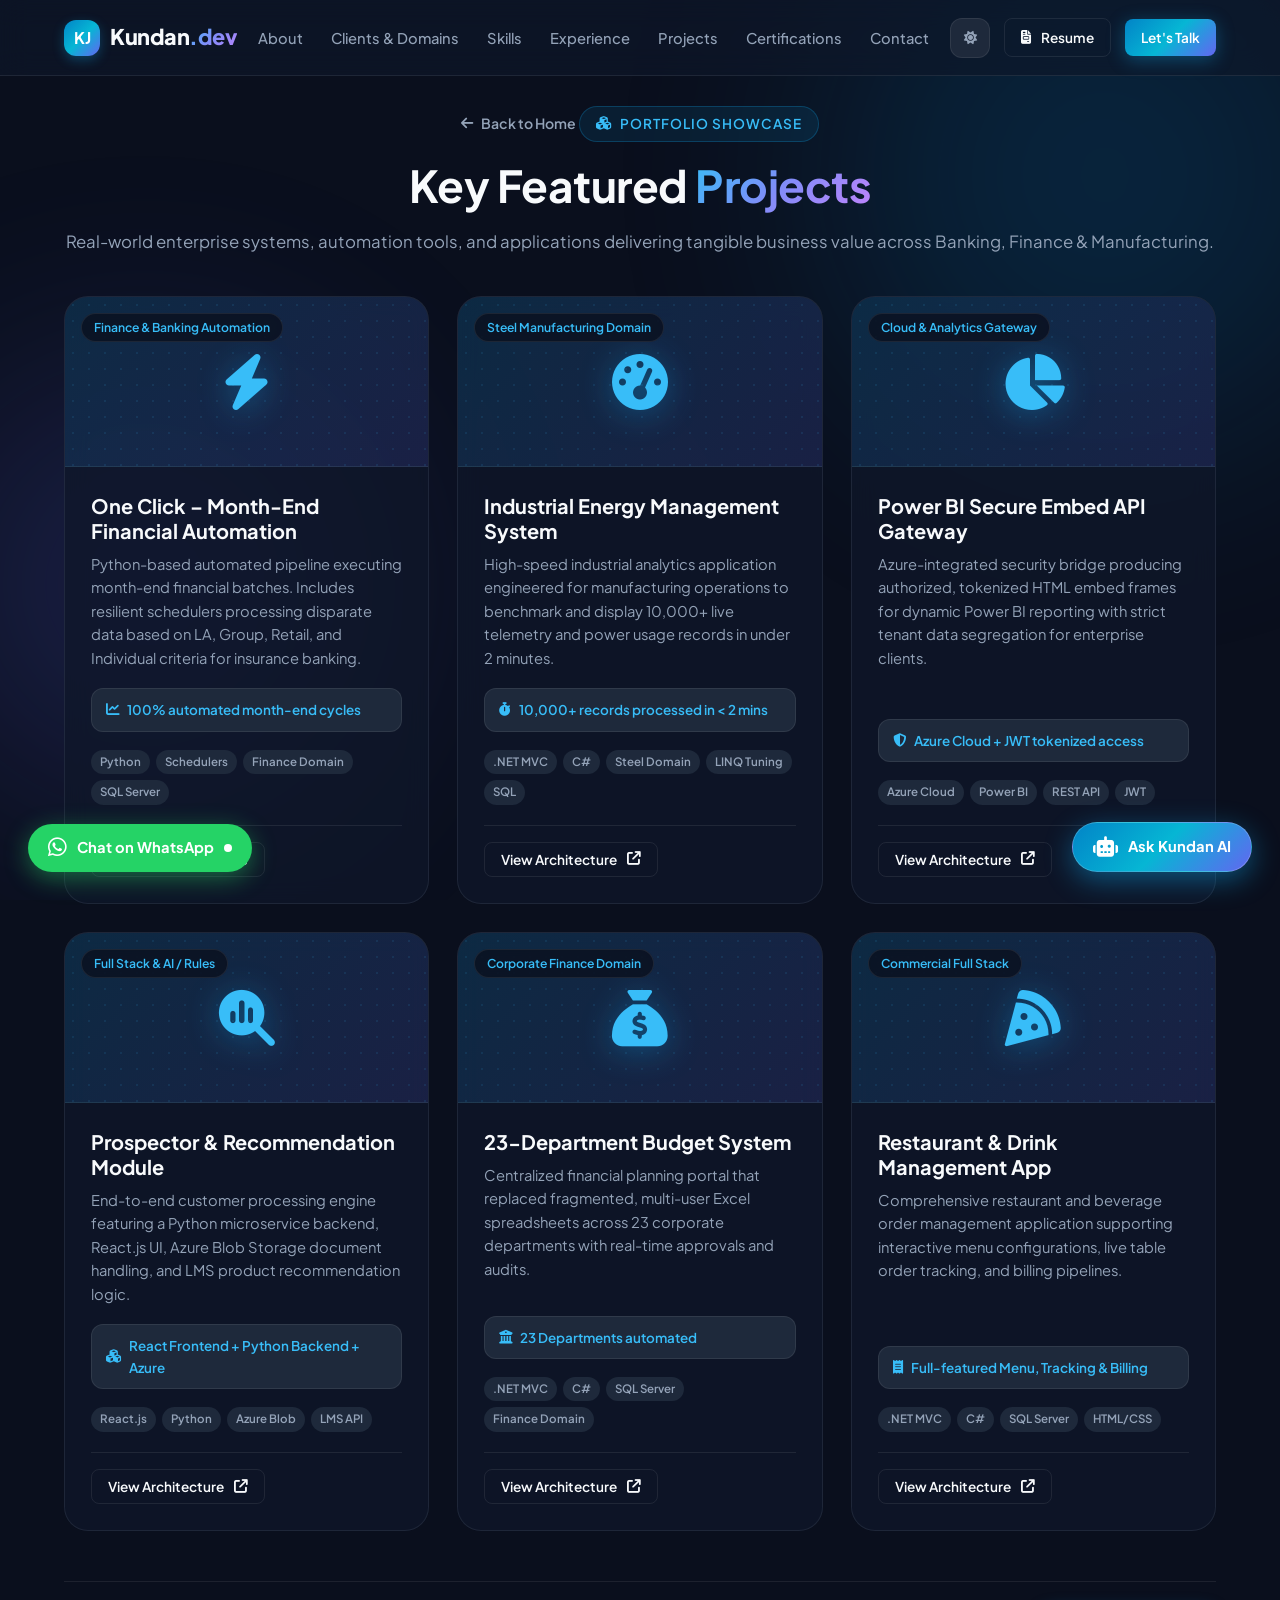
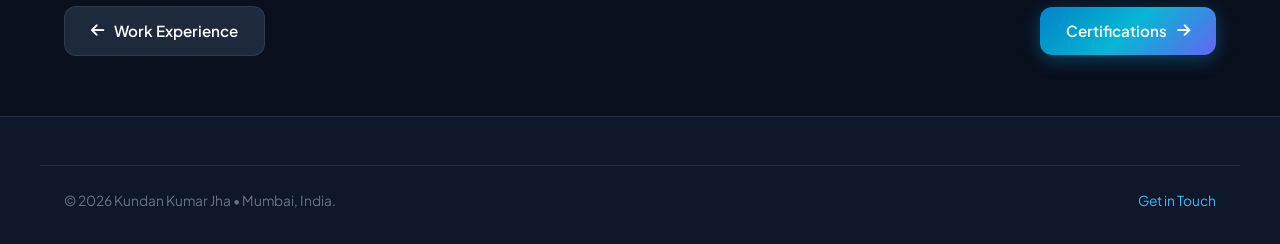
<file: projects.html>
<!DOCTYPE html>
<html lang="en" data-theme="dark">
<head>
  <meta charset="UTF-8">
  <meta name="viewport" content="width=device-width, initial-scale=1.0">
  <title>Featured Projects | Kundan Kumar Jha - Full Stack Developer</title>
  <link rel="icon" href="data:image/svg+xml,<svg xmlns='http://www.w3.org/2000/svg' viewBox='0 0 100 100'><text y='.9em' font-size='90'>🚀</text></svg>">
  <link rel="preconnect" href="https://fonts.googleapis.com">
  <link rel="preconnect" href="https://fonts.gstatic.com" crossorigin>
  <link href="https://fonts.googleapis.com/css2?family=JetBrains+Mono:wght@400;500;700&family=Plus+Jakarta+Sans:wght@300;400;500;600;700;800&display=swap" rel="stylesheet">
  <link rel="stylesheet" href="https://cdnjs.cloudflare.com/ajax/libs/font-awesome/6.5.1/css/all.min.css" crossorigin="anonymous" referrerpolicy="no-referrer" />
  <link rel="stylesheet" href="css/style.css">
</head>
<body>

  <div class="bg-glow-container">
    <div class="glow-orb glow-orb-1"></div>
    <div class="glow-orb glow-orb-2"></div>
  </div>

  <a href="https://wa.me/919572167459?text=Hi%20Kundan,%20I%20saw%20your%20projects%20page!" target="_blank" rel="noopener noreferrer" class="wa-floating-btn" title="Chat on WhatsApp">
    <i class="fa-brands fa-whatsapp"></i>
    <span>Chat on WhatsApp</span>
    <div class="wa-pulse-dot"></div>
  </a>

  <!-- Navigation Bar -->
  <nav class="navbar" id="navbar">
    <div class="container nav-container">
      <a href="index.html" class="logo">
        <span class="logo-badge">KJ</span>
        <span>Kundan<span class="gradient-text">.dev</span></span>
      </a>

      <ul class="nav-links" id="navLinks">
        <li><a href="about.html" class="nav-link">About</a></li>
        <li><a href="clients.html" class="nav-link">Clients & Domains</a></li>
        <li><a href="skills.html" class="nav-link">Skills</a></li>
        <li><a href="experience.html" class="nav-link">Experience</a></li>
        <li><a href="projects.html" class="nav-link active">Projects</a></li>
        <li><a href="certifications.html" class="nav-link">Certifications</a></li>
        <li><a href="contact.html" class="nav-link">Contact</a></li>
      </ul>

      <div class="nav-actions">
        <button class="theme-toggle-btn" id="themeToggleBtn" aria-label="Toggle Theme" title="Toggle Light/Dark Theme">
          <i class="fa-solid fa-sun"></i>
        </button>
        <a href="resume.html" class="btn btn-outline btn-sm">
          <i class="fa-solid fa-file-invoice"></i> Resume
        </a>
        <a href="contact.html" class="btn btn-primary btn-sm">Let's Talk</a>
        <button class="mobile-menu-toggle" id="mobileMenuToggle" aria-label="Toggle Navigation">
          <span></span><span></span><span></span>
        </button>
      </div>
    </div>
  </nav>

  <!-- Page Header -->
  <div class="page-header-standalone">
    <div class="container">
      <a href="index.html" class="back-home-btn"><i class="fa-solid fa-arrow-left"></i> Back to Home</a>
      <div class="section-tag"><i class="fa-solid fa-cubes"></i> Portfolio Showcase</div>
      <h1 class="section-title">Key Featured <span class="gradient-text">Projects</span></h1>
      <p class="section-subtitle">Real-world enterprise systems, automation tools, and applications delivering tangible business value across Banking, Finance & Manufacturing.</p>
    </div>
  </div>

  <!-- Content Section -->
  <section style="padding: 10px 0 60px 0;">
    <div class="container">
      <div class="projects-grid">
        
        <!-- Project 1: One Click -->
        <div class="project-card">
          <div class="project-banner">
            <div class="project-banner-pattern"></div>
            <div class="project-category-badge">Finance & Banking Automation</div>
            <div class="project-center-icon"><i class="fa-solid fa-bolt"></i></div>
          </div>
          <div class="project-body">
            <h3 class="project-title">One Click – Month-End Financial Automation</h3>
            <p class="project-desc">
              Python-based automated pipeline executing month-end financial batches. Includes resilient schedulers processing disparate data based on LA, Group, Retail, and Individual criteria for insurance banking.
            </p>
            <div class="project-metrics">
              <i class="fa-solid fa-chart-line"></i> 100% automated month-end cycles
            </div>
            <div class="project-tags">
              <span class="skill-badge">Python</span>
              <span class="skill-badge">Schedulers</span>
              <span class="skill-badge">Finance Domain</span>
              <span class="skill-badge">SQL Server</span>
            </div>
            <div class="project-footer">
              <button class="btn btn-outline btn-sm view-project-details" data-project="one-click">
                <span>View Architecture</span> <i class="fa-solid fa-arrow-up-right-from-square"></i>
              </button>
            </div>
          </div>
        </div>

        <!-- Project 2: Energy Management -->
        <div class="project-card">
          <div class="project-banner">
            <div class="project-banner-pattern"></div>
            <div class="project-category-badge">Steel Manufacturing Domain</div>
            <div class="project-center-icon"><i class="fa-solid fa-gauge-high"></i></div>
          </div>
          <div class="project-body">
            <h3 class="project-title">Industrial Energy Management System</h3>
            <p class="project-desc">
              High-speed industrial analytics application engineered for manufacturing operations to benchmark and display 10,000+ live telemetry and power usage records in under 2 minutes.
            </p>
            <div class="project-metrics">
              <i class="fa-solid fa-stopwatch"></i> 10,000+ records processed in &lt; 2 mins
            </div>
            <div class="project-tags">
              <span class="skill-badge">.NET MVC</span>
              <span class="skill-badge">C#</span>
              <span class="skill-badge">Steel Domain</span>
              <span class="skill-badge">LINQ Tuning</span>
              <span class="skill-badge">SQL</span>
            </div>
            <div class="project-footer">
              <button class="btn btn-outline btn-sm view-project-details" data-project="energy-mgmt">
                <span>View Architecture</span> <i class="fa-solid fa-arrow-up-right-from-square"></i>
              </button>
            </div>
          </div>
        </div>

        <!-- Project 3: Power BI Embed Gateway -->
        <div class="project-card">
          <div class="project-banner">
            <div class="project-banner-pattern"></div>
            <div class="project-category-badge">Cloud & Analytics Gateway</div>
            <div class="project-center-icon"><i class="fa-solid fa-chart-pie"></i></div>
          </div>
          <div class="project-body">
            <h3 class="project-title">Power BI Secure Embed API Gateway</h3>
            <p class="project-desc">
              Azure-integrated security bridge producing authorized, tokenized HTML embed frames for dynamic Power BI reporting with strict tenant data segregation for enterprise clients.
            </p>
            <div class="project-metrics">
              <i class="fa-solid fa-shield-halved"></i> Azure Cloud + JWT tokenized access
            </div>
            <div class="project-tags">
              <span class="skill-badge">Azure Cloud</span>
              <span class="skill-badge">Power BI</span>
              <span class="skill-badge">REST API</span>
              <span class="skill-badge">JWT</span>
            </div>
            <div class="project-footer">
              <button class="btn btn-outline btn-sm view-project-details" data-project="pbi-embed">
                <span>View Architecture</span> <i class="fa-solid fa-arrow-up-right-from-square"></i>
              </button>
            </div>
          </div>
        </div>

        <!-- Project 4: Prospector Module -->
        <div class="project-card">
          <div class="project-banner">
            <div class="project-banner-pattern"></div>
            <div class="project-category-badge">Full Stack & AI / Rules</div>
            <div class="project-center-icon"><i class="fa-solid fa-magnifying-glass-chart"></i></div>
          </div>
          <div class="project-body">
            <h3 class="project-title">Prospector & Recommendation Module</h3>
            <p class="project-desc">
              End-to-end customer processing engine featuring a Python microservice backend, React.js UI, Azure Blob Storage document handling, and LMS product recommendation logic.
            </p>
            <div class="project-metrics">
              <i class="fa-solid fa-cubes"></i> React Frontend + Python Backend + Azure
            </div>
            <div class="project-tags">
              <span class="skill-badge">React.js</span>
              <span class="skill-badge">Python</span>
              <span class="skill-badge">Azure Blob</span>
              <span class="skill-badge">LMS API</span>
            </div>
            <div class="project-footer">
              <button class="btn btn-outline btn-sm view-project-details" data-project="prospector">
                <span>View Architecture</span> <i class="fa-solid fa-arrow-up-right-from-square"></i>
              </button>
            </div>
          </div>
        </div>

        <!-- Project 5: Budget Management -->
        <div class="project-card">
          <div class="project-banner">
            <div class="project-banner-pattern"></div>
            <div class="project-category-badge">Corporate Finance Domain</div>
            <div class="project-center-icon"><i class="fa-solid fa-sack-dollar"></i></div>
          </div>
          <div class="project-body">
            <h3 class="project-title">23-Department Budget System</h3>
            <p class="project-desc">
              Centralized financial planning portal that replaced fragmented, multi-user Excel spreadsheets across 23 corporate departments with real-time approvals and audits.
            </p>
            <div class="project-metrics">
              <i class="fa-solid fa-building-columns"></i> 23 Departments automated
            </div>
            <div class="project-tags">
              <span class="skill-badge">.NET MVC</span>
              <span class="skill-badge">C#</span>
              <span class="skill-badge">SQL Server</span>
              <span class="skill-badge">Finance Domain</span>
            </div>
            <div class="project-footer">
              <button class="btn btn-outline btn-sm view-project-details" data-project="budget-system">
                <span>View Architecture</span> <i class="fa-solid fa-arrow-up-right-from-square"></i>
              </button>
            </div>
          </div>
        </div>

        <!-- Project 6: Pizza & Beverage Order App -->
        <div class="project-card">
          <div class="project-banner">
            <div class="project-banner-pattern"></div>
            <div class="project-category-badge">Commercial Full Stack</div>
            <div class="project-center-icon"><i class="fa-solid fa-pizza-slice"></i></div>
          </div>
          <div class="project-body">
            <h3 class="project-title">Restaurant & Drink Management App</h3>
            <p class="project-desc">
              Comprehensive restaurant and beverage order management application supporting interactive menu configurations, live table order tracking, and billing pipelines.
            </p>
            <div class="project-metrics">
              <i class="fa-solid fa-receipt"></i> Full-featured Menu, Tracking & Billing
            </div>
            <div class="project-tags">
              <span class="skill-badge">.NET MVC</span>
              <span class="skill-badge">C#</span>
              <span class="skill-badge">SQL Server</span>
              <span class="skill-badge">HTML/CSS</span>
            </div>
            <div class="project-footer">
              <button class="btn btn-outline btn-sm view-project-details" data-project="pizza-app">
                <span>View Architecture</span> <i class="fa-solid fa-arrow-up-right-from-square"></i>
              </button>
            </div>
          </div>
        </div>

      </div>

      <!-- Navigation to Next Pages -->
      <div style="display: flex; justify-content: space-between; align-items: center; margin-top: 50px; padding-top: 24px; border-top: 1px solid var(--border-subtle);">
        <a href="experience.html" class="btn btn-secondary"><i class="fa-solid fa-arrow-left"></i> Work Experience</a>
        <a href="certifications.html" class="btn btn-primary">Certifications <i class="fa-solid fa-arrow-right"></i></a>
      </div>
    </div>
  </section>

  <!-- Modal: Project Architecture Deep-Dive -->
  <div class="modal-overlay" id="projectModal">
    <div class="modal-window">
      <div class="modal-header">
        <h3 id="projectModalTitle">Architecture Deep-Dive</h3>
        <button class="modal-close-btn" aria-label="Close Modal">&times;</button>
      </div>
      <div class="modal-body" id="projectModalBody"></div>
      <div class="modal-footer">
        <button class="btn btn-secondary modal-close-btn">Close Window</button>
      </div>
    </div>
  </div>

  <!-- Footer -->
  <footer class="footer">
    <div class="container footer-bottom">
      <div>&copy; 2026 Kundan Kumar Jha • Mumbai, India.</div>
      <div><a href="contact.html" style="color: var(--text-highlight);">Get in Touch</a></div>
    </div>
  </footer>

  <!-- Interactive AI Portfolio Chatbot Widget -->
  <div class="chatbot-toggle-btn" id="chatbotToggleBtn" title="Ask Kundan's AI Assistant">
    <i class="fa-solid fa-robot"></i>
    <span>Ask Kundan AI</span>
  </div>

  <div class="chatbot-window" id="chatbotWindow">
    <div class="chat-header">
      <div class="chat-header-info">
        <div class="chat-avatar"><i class="fa-solid fa-robot"></i></div>
        <div>
          <div class="chat-title">Kundan's AI Assistant</div>
          <div class="chat-status"><span class="chat-status-dot"></span> Online</div>
        </div>
      </div>
      <button class="chat-control-btn" id="chatCloseBtn">&times;</button>
    </div>
    <div class="chat-messages" id="chatMessages">
      <div class="chat-msg bot">
        <div class="chat-msg-bubble">👋 Hi! Ask me about One Click, Energy Management System, or Power BI Embed!</div>
      </div>
    </div>
    <div class="chat-suggestions">
      <button class="chat-chip" data-query="What projects has Kundan built?">🚀 Projects</button>
      <button class="chat-chip" data-query="Tell me about his banking domain work">🏦 Banking Domain</button>
      <button class="chat-chip" data-query="How can I contact or WhatsApp Kundan?">💬 WhatsApp</button>
    </div>
    <form class="chat-input-area" id="chatForm">
      <input type="text" id="chatInput" class="chat-input" placeholder="Ask about skills, clients, experience..." autocomplete="off">
      <button type="submit" class="chat-send-btn"><i class="fa-solid fa-paper-plane"></i></button>
    </form>
  </div>

  <script src="js/main.js"></script>
</body>
</html>
</file>
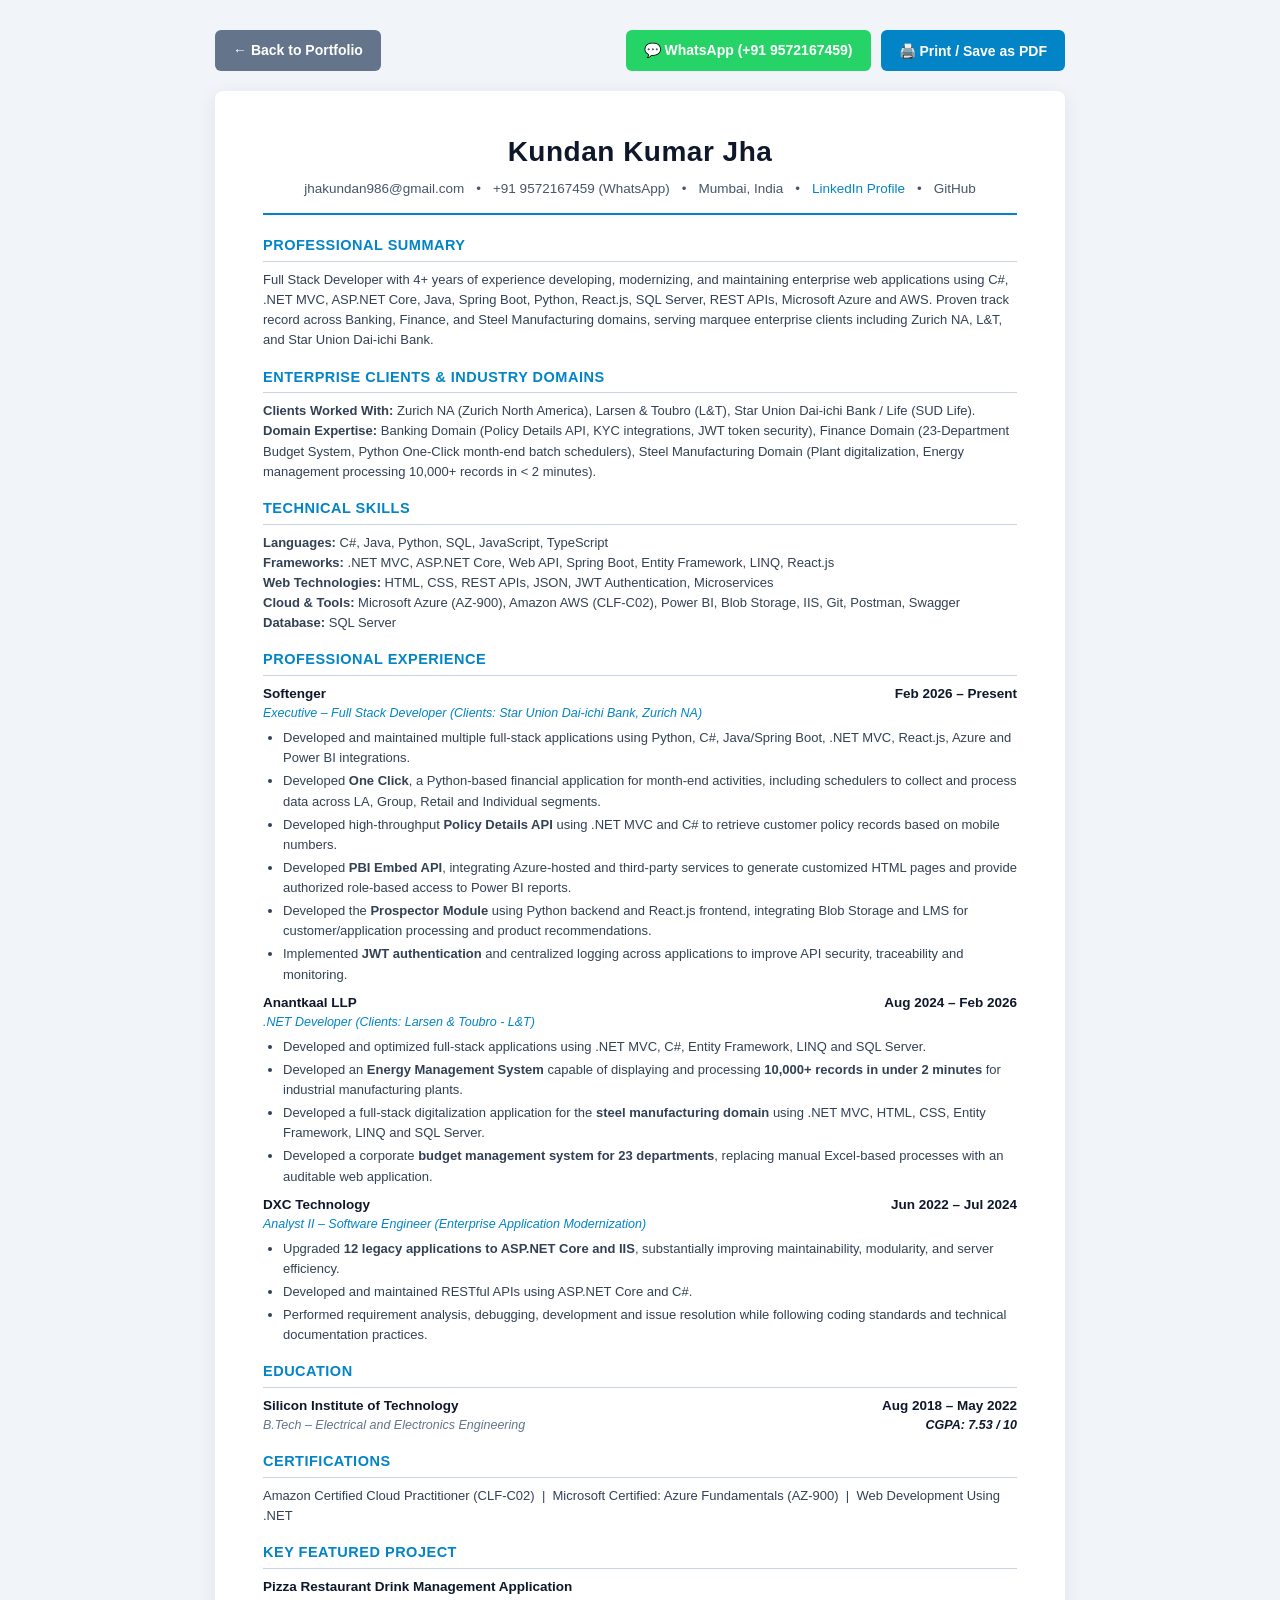
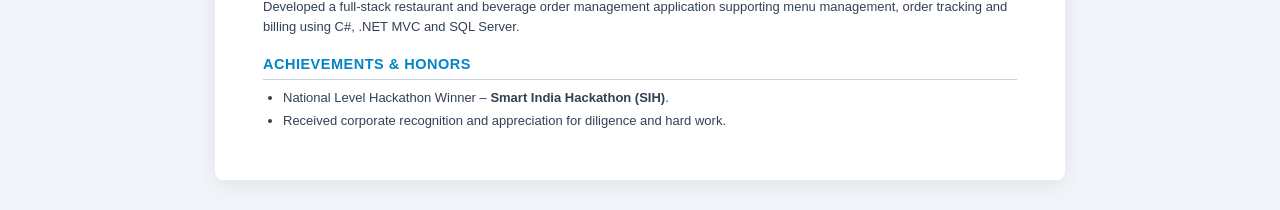
<file: resume.html>
<!DOCTYPE html>
<html lang="en">
<head>
  <meta charset="UTF-8">
  <meta name="viewport" content="width=device-width, initial-scale=1.0">
  <title>Kundan Kumar Jha - Official Resume (Mumbai, India)</title>
  <style>
    * {
      box-sizing: border-box;
      margin: 0;
      padding: 0;
    }
    body {
      font-family: -apple-system, BlinkMacSystemFont, "Segoe UI", Roboto, "Helvetica Neue", Arial, sans-serif;
      background-color: #f1f5f9;
      color: #1e293b;
      line-height: 1.5;
      padding: 30px 15px;
    }
    .resume-container {
      max-width: 850px;
      margin: 0 auto;
      background: #ffffff;
      padding: 40px 48px;
      box-shadow: 0 4px 20px rgba(0, 0, 0, 0.08);
      border-radius: 8px;
    }
    .header {
      text-align: center;
      margin-bottom: 20px;
      border-bottom: 2px solid #0284c7;
      padding-bottom: 14px;
    }
    h1 {
      font-size: 28px;
      color: #0f172a;
      letter-spacing: 0.5px;
      margin-bottom: 6px;
    }
    .contact-info {
      font-size: 13.5px;
      color: #475569;
      display: flex;
      justify-content: center;
      flex-wrap: wrap;
      gap: 12px;
    }
    .contact-info a {
      color: #0284c7;
      text-decoration: none;
      font-weight: 500;
    }
    .section-title {
      font-size: 14.5px;
      font-weight: 700;
      color: #0284c7;
      text-transform: uppercase;
      letter-spacing: 0.5px;
      border-bottom: 1px solid #cbd5e1;
      padding-bottom: 4px;
      margin-top: 16px;
      margin-bottom: 8px;
    }
    p, li {
      font-size: 13px;
      color: #334155;
      line-height: 1.55;
    }
    .job-header {
      display: flex;
      justify-content: space-between;
      font-weight: 700;
      font-size: 13.5px;
      color: #0f172a;
      margin-top: 8px;
    }
    .job-sub {
      display: flex;
      justify-content: space-between;
      font-style: italic;
      color: #0284c7;
      font-size: 12.5px;
      margin-bottom: 5px;
    }
    ul {
      padding-left: 20px;
      margin-bottom: 8px;
    }
    li {
      margin-bottom: 3px;
    }
    .print-actions {
      max-width: 850px;
      margin: 0 auto 20px auto;
      display: flex;
      justify-content: space-between;
      align-items: center;
    }
    .btn {
      display: inline-flex;
      align-items: center;
      gap: 8px;
      padding: 10px 18px;
      background: #0284c7;
      color: white;
      text-decoration: none;
      border-radius: 6px;
      font-weight: 600;
      font-size: 14px;
      border: none;
      cursor: pointer;
    }
    .btn-wa {
      background: #25d366;
    }
    .btn-back {
      background: #64748b;
    }
    @media print {
      body {
        background: transparent;
        padding: 0;
      }
      .resume-container {
        box-shadow: none;
        padding: 0;
        border-radius: 0;
      }
      .print-actions {
        display: none !important;
      }
    }
  </style>
</head>
<body>

  <div class="print-actions">
    <a href="index.html" class="btn btn-back">← Back to Portfolio</a>
    <div style="display: flex; gap: 10px;">
      <a href="https://wa.me/919572167459?text=Hi%20Kundan,%20I%20saw%20your%20resume!" target="_blank" class="btn btn-wa">💬 WhatsApp (+91 9572167459)</a>
      <button onclick="window.print()" class="btn">🖨️ Print / Save as PDF</button>
    </div>
  </div>

  <div class="resume-container">
    <div class="header">
      <h1>Kundan Kumar Jha</h1>
      <div class="contact-info">
        <span>jhakundan986@gmail.com</span>
        <span>•</span>
        <span>+91 9572167459 (WhatsApp)</span>
        <span>•</span>
        <span>Mumbai, India</span>
        <span>•</span>
        <a href="https://www.linkedin.com/in/kundan-jha-75ba19190" target="_blank">LinkedIn Profile</a>
        <span>•</span>
        <span>GitHub</span>
      </div>
    </div>

    <div class="section-title">Professional Summary</div>
    <p>
      Full Stack Developer with 4+ years of experience developing, modernizing, and maintaining enterprise web applications using C#, .NET MVC, ASP.NET Core, Java, Spring Boot, Python, React.js, SQL Server, REST APIs, Microsoft Azure and AWS. Proven track record across Banking, Finance, and Steel Manufacturing domains, serving marquee enterprise clients including Zurich NA, L&T, and Star Union Dai-ichi Bank.
    </p>

    <div class="section-title">Enterprise Clients &amp; Industry Domains</div>
    <p><strong>Clients Worked With:</strong> Zurich NA (Zurich North America), Larsen &amp; Toubro (L&amp;T), Star Union Dai-ichi Bank / Life (SUD Life).</p>
    <p><strong>Domain Expertise:</strong> Banking Domain (Policy Details API, KYC integrations, JWT token security), Finance Domain (23-Department Budget System, Python One-Click month-end batch schedulers), Steel Manufacturing Domain (Plant digitalization, Energy management processing 10,000+ records in &lt; 2 minutes).</p>

    <div class="section-title">Technical Skills</div>
    <p><strong>Languages:</strong> C#, Java, Python, SQL, JavaScript, TypeScript</p>
    <p><strong>Frameworks:</strong> .NET MVC, ASP.NET Core, Web API, Spring Boot, Entity Framework, LINQ, React.js</p>
    <p><strong>Web Technologies:</strong> HTML, CSS, REST APIs, JSON, JWT Authentication, Microservices</p>
    <p><strong>Cloud &amp; Tools:</strong> Microsoft Azure (AZ-900), Amazon AWS (CLF-C02), Power BI, Blob Storage, IIS, Git, Postman, Swagger</p>
    <p><strong>Database:</strong> SQL Server</p>

    <div class="section-title">Professional Experience</div>

    <div>
      <div class="job-header">
        <span>Softenger</span>
        <span>Feb 2026 – Present</span>
      </div>
      <div class="job-sub">
        <span>Executive – Full Stack Developer (Clients: Star Union Dai-ichi Bank, Zurich NA)</span>
      </div>
      <ul>
        <li>Developed and maintained multiple full-stack applications using Python, C#, Java/Spring Boot, .NET MVC, React.js, Azure and Power BI integrations.</li>
        <li>Developed <strong>One Click</strong>, a Python-based financial application for month-end activities, including schedulers to collect and process data across LA, Group, Retail and Individual segments.</li>
        <li>Developed high-throughput <strong>Policy Details API</strong> using .NET MVC and C# to retrieve customer policy records based on mobile numbers.</li>
        <li>Developed <strong>PBI Embed API</strong>, integrating Azure-hosted and third-party services to generate customized HTML pages and provide authorized role-based access to Power BI reports.</li>
        <li>Developed the <strong>Prospector Module</strong> using Python backend and React.js frontend, integrating Blob Storage and LMS for customer/application processing and product recommendations.</li>
        <li>Implemented <strong>JWT authentication</strong> and centralized logging across applications to improve API security, traceability and monitoring.</li>
      </ul>
    </div>

    <div>
      <div class="job-header">
        <span>Anantkaal LLP</span>
        <span>Aug 2024 – Feb 2026</span>
      </div>
      <div class="job-sub">
        <span>.NET Developer (Clients: Larsen &amp; Toubro - L&amp;T)</span>
      </div>
      <ul>
        <li>Developed and optimized full-stack applications using .NET MVC, C#, Entity Framework, LINQ and SQL Server.</li>
        <li>Developed an <strong>Energy Management System</strong> capable of displaying and processing <strong>10,000+ records in under 2 minutes</strong> for industrial manufacturing plants.</li>
        <li>Developed a full-stack digitalization application for the <strong>steel manufacturing domain</strong> using .NET MVC, HTML, CSS, Entity Framework, LINQ and SQL Server.</li>
        <li>Developed a corporate <strong>budget management system for 23 departments</strong>, replacing manual Excel-based processes with an auditable web application.</li>
      </ul>
    </div>

    <div>
      <div class="job-header">
        <span>DXC Technology</span>
        <span>Jun 2022 – Jul 2024</span>
      </div>
      <div class="job-sub">
        <span>Analyst II – Software Engineer (Enterprise Application Modernization)</span>
      </div>
      <ul>
        <li>Upgraded <strong>12 legacy applications to ASP.NET Core and IIS</strong>, substantially improving maintainability, modularity, and server efficiency.</li>
        <li>Developed and maintained RESTful APIs using ASP.NET Core and C#.</li>
        <li>Performed requirement analysis, debugging, development and issue resolution while following coding standards and technical documentation practices.</li>
      </ul>
    </div>

    <div class="section-title">Education</div>
    <div>
      <div class="job-header">
        <span>Silicon Institute of Technology</span>
        <span>Aug 2018 – May 2022</span>
      </div>
      <div class="job-sub">
        <span style="color:#64748b;">B.Tech – Electrical and Electronics Engineering</span>
        <span style="color:#0f172a; font-weight:700;">CGPA: 7.53 / 10</span>
      </div>
    </div>

    <div class="section-title">Certifications</div>
    <p>
      Amazon Certified Cloud Practitioner (CLF-C02) &nbsp;|&nbsp; Microsoft Certified: Azure Fundamentals (AZ-900) &nbsp;|&nbsp; Web Development Using .NET
    </p>

    <div class="section-title">Key Featured Project</div>
    <div style="font-weight: 700; font-size: 13.5px; margin-top: 4px; color: #0f172a;">
      Pizza Restaurant Drink Management Application
    </div>
    <p style="margin-bottom: 6px;">
      Developed a full-stack restaurant and beverage order management application supporting menu management, order tracking and billing using C#, .NET MVC and SQL Server.
    </p>

    <div class="section-title">Achievements &amp; Honors</div>
    <ul>
      <li>National Level Hackathon Winner – <strong>Smart India Hackathon (SIH)</strong>.</li>
      <li>Received corporate recognition and appreciation for diligence and hard work.</li>
    </ul>
  </div>

</body>
</html>
</file>
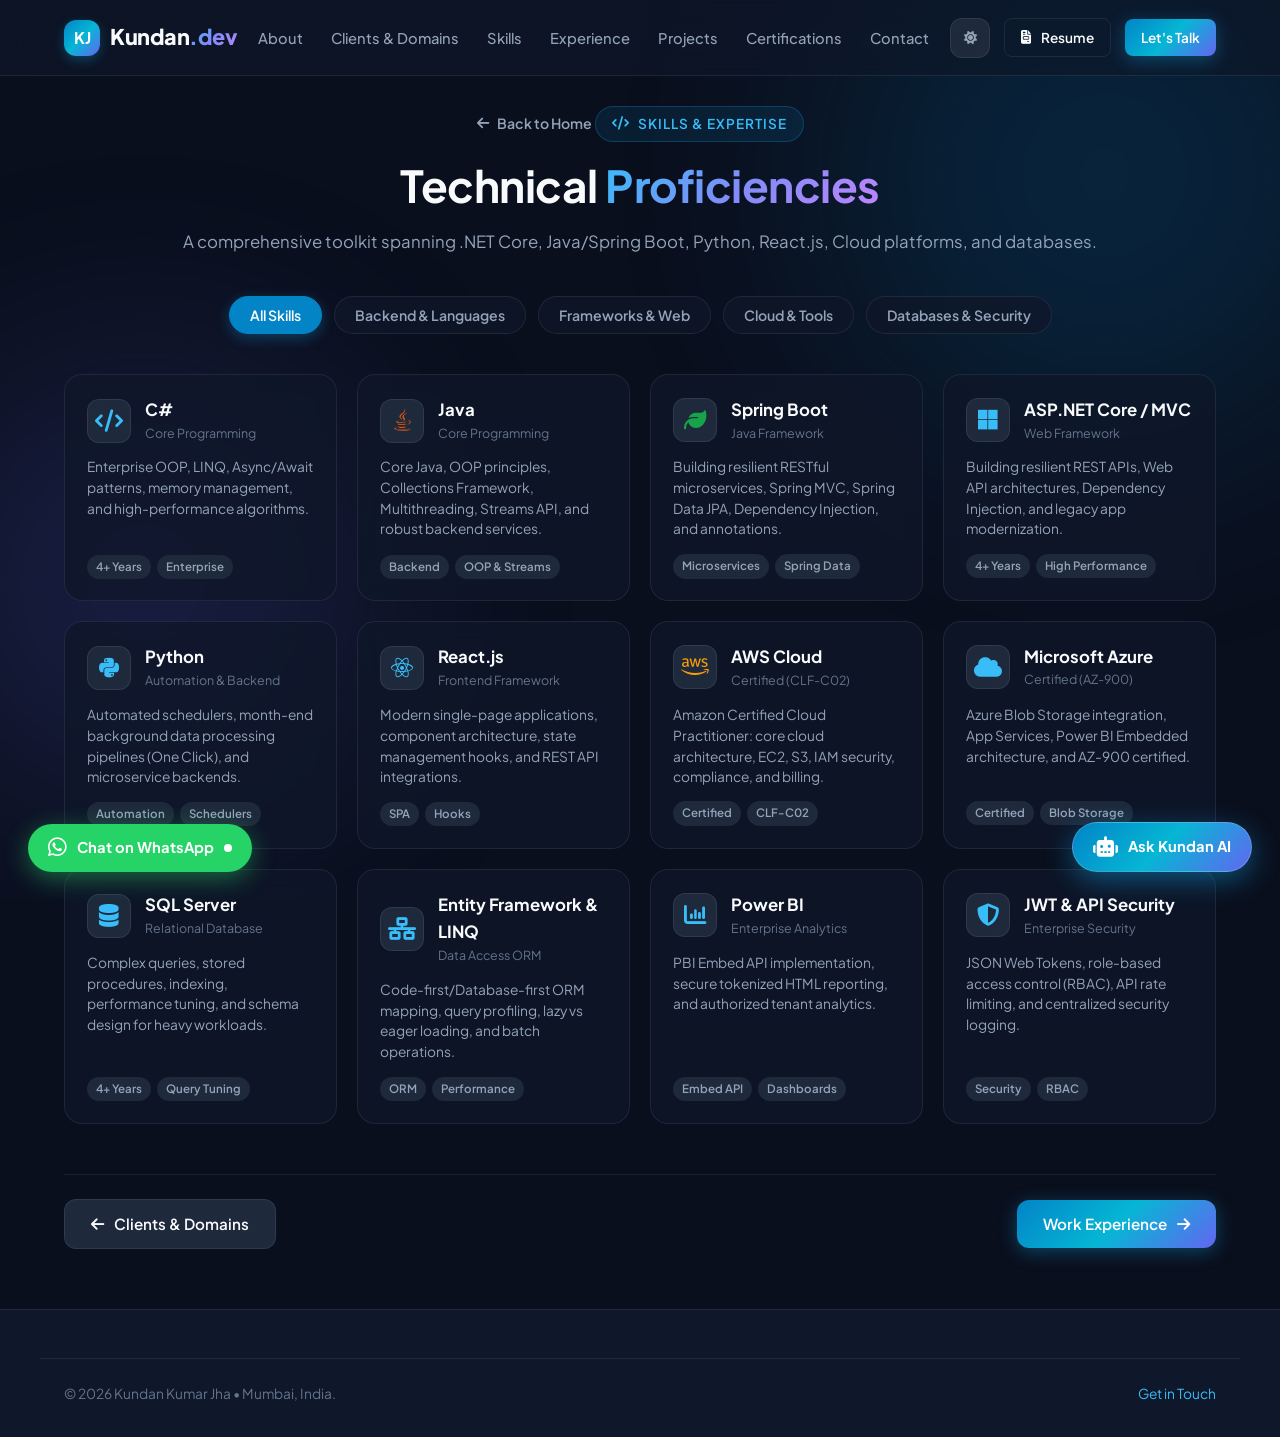
<file: skills.html>
<!DOCTYPE html>
<html lang="en" data-theme="dark">
<head>
  <meta charset="UTF-8">
  <meta name="viewport" content="width=device-width, initial-scale=1.0">
  <title>Technical Skills | Kundan Kumar Jha - Full Stack Developer</title>
  <link rel="icon" href="data:image/svg+xml,<svg xmlns='http://www.w3.org/2000/svg' viewBox='0 0 100 100'><text y='.9em' font-size='90'>🚀</text></svg>">
  <link rel="preconnect" href="https://fonts.googleapis.com">
  <link rel="preconnect" href="https://fonts.gstatic.com" crossorigin>
  <link href="https://fonts.googleapis.com/css2?family=JetBrains+Mono:wght@400;500;700&family=Plus+Jakarta+Sans:wght@300;400;500;600;700;800&display=swap" rel="stylesheet">
  <link rel="stylesheet" href="https://cdnjs.cloudflare.com/ajax/libs/font-awesome/6.5.1/css/all.min.css" crossorigin="anonymous" referrerpolicy="no-referrer" />
  <link rel="stylesheet" href="css/style.css">
</head>
<body>

  <div class="bg-glow-container">
    <div class="glow-orb glow-orb-1"></div>
    <div class="glow-orb glow-orb-2"></div>
  </div>

  <a href="https://wa.me/919572167459?text=Hi%20Kundan,%20I%20saw%20your%20skills%20page!" target="_blank" rel="noopener noreferrer" class="wa-floating-btn" title="Chat on WhatsApp">
    <i class="fa-brands fa-whatsapp"></i>
    <span>Chat on WhatsApp</span>
    <div class="wa-pulse-dot"></div>
  </a>

  <!-- Navigation Bar -->
  <nav class="navbar" id="navbar">
    <div class="container nav-container">
      <a href="index.html" class="logo">
        <span class="logo-badge">KJ</span>
        <span>Kundan<span class="gradient-text">.dev</span></span>
      </a>

      <ul class="nav-links" id="navLinks">
        <li><a href="about.html" class="nav-link">About</a></li>
        <li><a href="clients.html" class="nav-link">Clients & Domains</a></li>
        <li><a href="skills.html" class="nav-link active">Skills</a></li>
        <li><a href="experience.html" class="nav-link">Experience</a></li>
        <li><a href="projects.html" class="nav-link">Projects</a></li>
        <li><a href="certifications.html" class="nav-link">Certifications</a></li>
        <li><a href="contact.html" class="nav-link">Contact</a></li>
      </ul>

      <div class="nav-actions">
        <button class="theme-toggle-btn" id="themeToggleBtn" aria-label="Toggle Theme" title="Toggle Light/Dark Theme">
          <i class="fa-solid fa-sun"></i>
        </button>
        <a href="resume.html" class="btn btn-outline btn-sm">
          <i class="fa-solid fa-file-invoice"></i> Resume
        </a>
        <a href="contact.html" class="btn btn-primary btn-sm">Let's Talk</a>
        <button class="mobile-menu-toggle" id="mobileMenuToggle" aria-label="Toggle Navigation">
          <span></span><span></span><span></span>
        </button>
      </div>
    </div>
  </nav>

  <!-- Page Header -->
  <div class="page-header-standalone">
    <div class="container">
      <a href="index.html" class="back-home-btn"><i class="fa-solid fa-arrow-left"></i> Back to Home</a>
      <div class="section-tag"><i class="fa-solid fa-code"></i> Skills & Expertise</div>
      <h1 class="section-title">Technical <span class="gradient-text">Proficiencies</span></h1>
      <p class="section-subtitle">A comprehensive toolkit spanning .NET Core, Java/Spring Boot, Python, React.js, Cloud platforms, and databases.</p>
    </div>
  </div>

  <!-- Content Section -->
  <section style="padding: 10px 0 60px 0;">
    <div class="container">
      <!-- Category Filter Tabs -->
      <div class="skills-controls">
        <button class="filter-btn active" data-filter="all">All Skills</button>
        <button class="filter-btn" data-filter="backend">Backend & Languages</button>
        <button class="filter-btn" data-filter="frameworks">Frameworks & Web</button>
        <button class="filter-btn" data-filter="cloud">Cloud & Tools</button>
        <button class="filter-btn" data-filter="database">Databases & Security</button>
      </div>

      <!-- Skills Cards Grid -->
      <div class="skills-grid" id="skillsGrid">
        
        <!-- C# -->
        <div class="skill-card" data-category="backend">
          <div class="skill-card-top">
            <div class="skill-icon"><i class="fa-solid fa-code"></i></div>
            <div>
              <div class="skill-name">C#</div>
              <div class="skill-category">Core Programming</div>
            </div>
          </div>
          <div class="skill-desc">Enterprise OOP, LINQ, Async/Await patterns, memory management, and high-performance algorithms.</div>
          <div class="skill-tags">
            <span class="skill-badge">4+ Years</span>
            <span class="skill-badge">Enterprise</span>
          </div>
        </div>

        <!-- Java -->
        <div class="skill-card" data-category="backend">
          <div class="skill-card-top">
            <div class="skill-icon" style="color: #ea580c;"><i class="fa-brands fa-java"></i></div>
            <div>
              <div class="skill-name">Java</div>
              <div class="skill-category">Core Programming</div>
            </div>
          </div>
          <div class="skill-desc">Core Java, OOP principles, Collections Framework, Multithreading, Streams API, and robust backend services.</div>
          <div class="skill-tags">
            <span class="skill-badge">Backend</span>
            <span class="skill-badge">OOP & Streams</span>
          </div>
        </div>

        <!-- Spring Boot -->
        <div class="skill-card" data-category="frameworks">
          <div class="skill-card-top">
            <div class="skill-icon" style="color: #16a34a;"><i class="fa-solid fa-leaf"></i></div>
            <div>
              <div class="skill-name">Spring Boot</div>
              <div class="skill-category">Java Framework</div>
            </div>
          </div>
          <div class="skill-desc">Building resilient RESTful microservices, Spring MVC, Spring Data JPA, Dependency Injection, and annotations.</div>
          <div class="skill-tags">
            <span class="skill-badge">Microservices</span>
            <span class="skill-badge">Spring Data</span>
          </div>
        </div>

        <!-- ASP.NET Core & MVC -->
        <div class="skill-card" data-category="frameworks">
          <div class="skill-card-top">
            <div class="skill-icon"><i class="fa-brands fa-microsoft"></i></div>
            <div>
              <div class="skill-name">ASP.NET Core / MVC</div>
              <div class="skill-category">Web Framework</div>
            </div>
          </div>
          <div class="skill-desc">Building resilient REST APIs, Web API architectures, Dependency Injection, and legacy app modernization.</div>
          <div class="skill-tags">
            <span class="skill-badge">4+ Years</span>
            <span class="skill-badge">High Performance</span>
          </div>
        </div>

        <!-- Python -->
        <div class="skill-card" data-category="backend">
          <div class="skill-card-top">
            <div class="skill-icon"><i class="fa-brands fa-python"></i></div>
            <div>
              <div class="skill-name">Python</div>
              <div class="skill-category">Automation & Backend</div>
            </div>
          </div>
          <div class="skill-desc">Automated schedulers, month-end background data processing pipelines (One Click), and microservice backends.</div>
          <div class="skill-tags">
            <span class="skill-badge">Automation</span>
            <span class="skill-badge">Schedulers</span>
          </div>
        </div>

        <!-- React.js -->
        <div class="skill-card" data-category="frameworks">
          <div class="skill-card-top">
            <div class="skill-icon"><i class="fa-brands fa-react"></i></div>
            <div>
              <div class="skill-name">React.js</div>
              <div class="skill-category">Frontend Framework</div>
            </div>
          </div>
          <div class="skill-desc">Modern single-page applications, component architecture, state management hooks, and REST API integrations.</div>
          <div class="skill-tags">
            <span class="skill-badge">SPA</span>
            <span class="skill-badge">Hooks</span>
          </div>
        </div>

        <!-- AWS Cloud -->
        <div class="skill-card" data-category="cloud">
          <div class="skill-card-top">
            <div class="skill-icon" style="color: #f59e0b;"><i class="fa-brands fa-aws"></i></div>
            <div>
              <div class="skill-name">AWS Cloud</div>
              <div class="skill-category">Certified (CLF-C02)</div>
            </div>
          </div>
          <div class="skill-desc">Amazon Certified Cloud Practitioner: core cloud architecture, EC2, S3, IAM security, compliance, and billing.</div>
          <div class="skill-tags">
            <span class="skill-badge">Certified</span>
            <span class="skill-badge">CLF-C02</span>
          </div>
        </div>

        <!-- Microsoft Azure -->
        <div class="skill-card" data-category="cloud">
          <div class="skill-card-top">
            <div class="skill-icon"><i class="fa-solid fa-cloud"></i></div>
            <div>
              <div class="skill-name">Microsoft Azure</div>
              <div class="skill-category">Certified (AZ-900)</div>
            </div>
          </div>
          <div class="skill-desc">Azure Blob Storage integration, App Services, Power BI Embedded architecture, and AZ-900 certified.</div>
          <div class="skill-tags">
            <span class="skill-badge">Certified</span>
            <span class="skill-badge">Blob Storage</span>
          </div>
        </div>

        <!-- SQL Server -->
        <div class="skill-card" data-category="database">
          <div class="skill-card-top">
            <div class="skill-icon"><i class="fa-solid fa-database"></i></div>
            <div>
              <div class="skill-name">SQL Server</div>
              <div class="skill-category">Relational Database</div>
            </div>
          </div>
          <div class="skill-desc">Complex queries, stored procedures, indexing, performance tuning, and schema design for heavy workloads.</div>
          <div class="skill-tags">
            <span class="skill-badge">4+ Years</span>
            <span class="skill-badge">Query Tuning</span>
          </div>
        </div>

        <!-- Entity Framework & LINQ -->
        <div class="skill-card" data-category="frameworks">
          <div class="skill-card-top">
            <div class="skill-icon"><i class="fa-solid fa-network-wired"></i></div>
            <div>
              <div class="skill-name">Entity Framework & LINQ</div>
              <div class="skill-category">Data Access ORM</div>
            </div>
          </div>
          <div class="skill-desc">Code-first/Database-first ORM mapping, query profiling, lazy vs eager loading, and batch operations.</div>
          <div class="skill-tags">
            <span class="skill-badge">ORM</span>
            <span class="skill-badge">Performance</span>
          </div>
        </div>

        <!-- Power BI -->
        <div class="skill-card" data-category="cloud">
          <div class="skill-card-top">
            <div class="skill-icon"><i class="fa-solid fa-chart-column"></i></div>
            <div>
              <div class="skill-name">Power BI</div>
              <div class="skill-category">Enterprise Analytics</div>
            </div>
          </div>
          <div class="skill-desc">PBI Embed API implementation, secure tokenized HTML reporting, and authorized tenant analytics.</div>
          <div class="skill-tags">
            <span class="skill-badge">Embed API</span>
            <span class="skill-badge">Dashboards</span>
          </div>
        </div>

        <!-- JWT Authentication & Security -->
        <div class="skill-card" data-category="database">
          <div class="skill-card-top">
            <div class="skill-icon"><i class="fa-solid fa-shield-halved"></i></div>
            <div>
              <div class="skill-name">JWT & API Security</div>
              <div class="skill-category">Enterprise Security</div>
            </div>
          </div>
          <div class="skill-desc">JSON Web Tokens, role-based access control (RBAC), API rate limiting, and centralized security logging.</div>
          <div class="skill-tags">
            <span class="skill-badge">Security</span>
            <span class="skill-badge">RBAC</span>
          </div>
        </div>

      </div>

      <!-- Navigation to Next Pages -->
      <div style="display: flex; justify-content: space-between; align-items: center; margin-top: 50px; padding-top: 24px; border-top: 1px solid var(--border-subtle);">
        <a href="clients.html" class="btn btn-secondary"><i class="fa-solid fa-arrow-left"></i> Clients & Domains</a>
        <a href="experience.html" class="btn btn-primary">Work Experience <i class="fa-solid fa-arrow-right"></i></a>
      </div>
    </div>
  </section>

  <!-- Footer -->
  <footer class="footer">
    <div class="container footer-bottom">
      <div>&copy; 2026 Kundan Kumar Jha • Mumbai, India.</div>
      <div><a href="contact.html" style="color: var(--text-highlight);">Get in Touch</a></div>
    </div>
  </footer>

  <!-- Interactive AI Portfolio Chatbot Widget -->
  <div class="chatbot-toggle-btn" id="chatbotToggleBtn" title="Ask Kundan's AI Assistant">
    <i class="fa-solid fa-robot"></i>
    <span>Ask Kundan AI</span>
  </div>

  <div class="chatbot-window" id="chatbotWindow">
    <div class="chat-header">
      <div class="chat-header-info">
        <div class="chat-avatar"><i class="fa-solid fa-robot"></i></div>
        <div>
          <div class="chat-title">Kundan's AI Assistant</div>
          <div class="chat-status"><span class="chat-status-dot"></span> Online</div>
        </div>
      </div>
      <button class="chat-control-btn" id="chatCloseBtn">&times;</button>
    </div>
    <div class="chat-messages" id="chatMessages">
      <div class="chat-msg bot">
        <div class="chat-msg-bubble">👋 Hi! Ask me about Kundan's Java, .NET, Python, or Cloud skills!</div>
      </div>
    </div>
    <div class="chat-suggestions">
      <button class="chat-chip" data-query="What is Kundan's tech stack?">⚡ Tech Stack</button>
      <button class="chat-chip" data-query="Does he know Java and Spring Boot?">☕ Java & Spring Boot</button>
      <button class="chat-chip" data-query="How can I contact or WhatsApp Kundan?">💬 WhatsApp</button>
    </div>
    <form class="chat-input-area" id="chatForm">
      <input type="text" id="chatInput" class="chat-input" placeholder="Ask about skills, clients, experience..." autocomplete="off">
      <button type="submit" class="chat-send-btn"><i class="fa-solid fa-paper-plane"></i></button>
    </form>
  </div>

  <script src="js/main.js"></script>
</body>
</html>
</file>
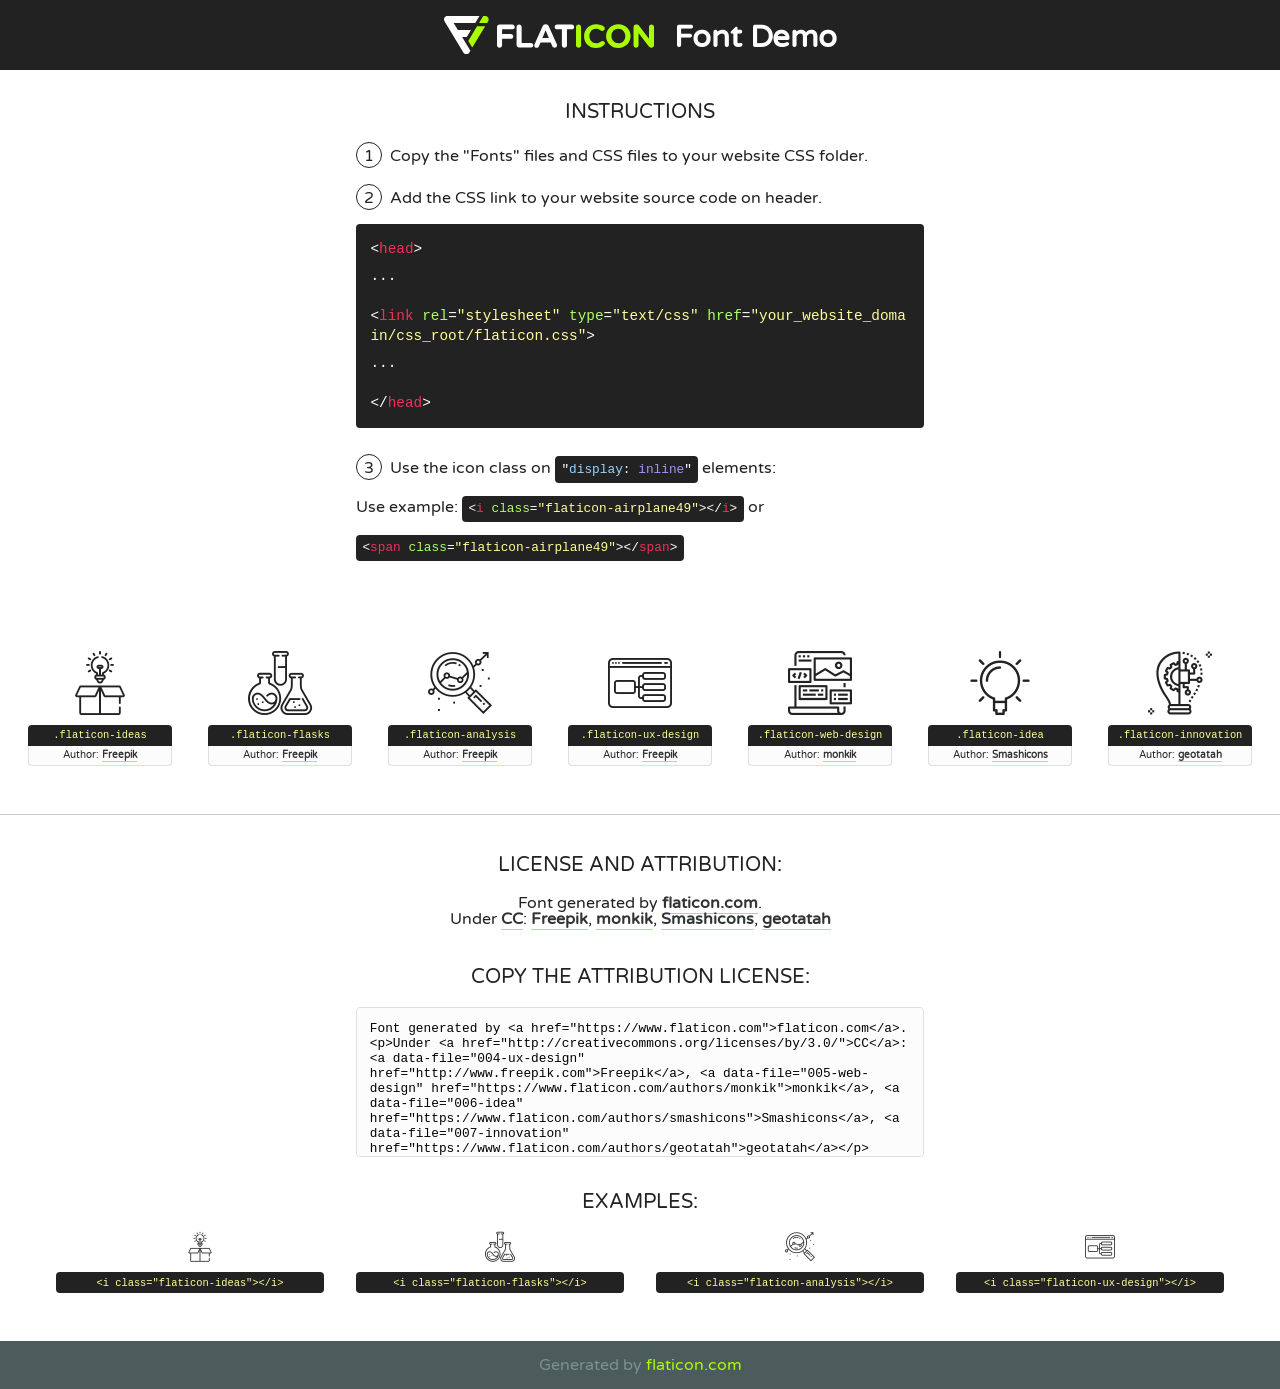
<file: fonts/flaticon/font/flaticon.html>
<!DOCTYPE html>
<!--
  Flaticon icon font: Flaticon
  Creation date: 20/03/2019 02:18
-->
<html>
<!DOCTYPE html>
<html>

<head>
    <title>Flaticon WebFont</title>
    <link href="http://fonts.googleapis.com/css?family=Varela+Round" rel="stylesheet" type="text/css" />
    <link rel="stylesheet" type="text/css" href="flaticon.css">
    <meta charset="UTF-8">
    <style>
    html, body, div, span, applet, object, iframe,
    h1, h2, h3, h4, h5, h6, p, blockquote, pre,
    a, abbr, acronym, address, big, cite, code,
    del, dfn, em, img, ins, kbd, q, s, samp,
    small, strike, strong, sub, sup, tt, var,
    b, u, i, center,
    dl, dt, dd, ol, ul, li,
    fieldset, form, label, legend,
    table, caption, tbody, tfoot, thead, tr, th, td,
    article, aside, canvas, details, embed, 
    figure, figcaption, footer, header, hgroup, 
    menu, nav, output, ruby, section, summary,
    time, mark, audio, video {
        margin: 0;
        padding: 0;
        border: 0;
        font-size: 100%;
        font: inherit;
        vertical-align: baseline;
    }
    /* HTML5 display-role reset for older browsers */
    article, aside, details, figcaption, figure, 
    footer, header, hgroup, menu, nav, section {
        display: block;
    }
    body {
        line-height: 1;
    }
    ol, ul {
        list-style: none;
    }
    blockquote, q {
        quotes: none;
    }
    blockquote:before, blockquote:after,
    q:before, q:after {
        content: '';
        content: none;
    }
    table {
        border-collapse: collapse;
        border-spacing: 0;
    }
    body {
        font-family: 'Varela Round', Helvetica, Arial, sans-serif;
        font-size: 16px;
        color: #222;
    }
    a {
        color: #333;
        border-bottom: 1px solid #a9fd00;
        font-weight: bold;
        text-decoration: none;
    }
    * {
        -moz-box-sizing: border-box;
        -webkit-box-sizing: border-box;
        box-sizing: border-box;
        margin: 0;
        padding: 0;
    }
    [class^="flaticon-"]:before, [class*=" flaticon-"]:before, [class^="flaticon-"]:after, [class*=" flaticon-"]:after {
        font-family: Flaticon;
        font-size: 30px;
        font-style: normal;
        margin-left: 20px;
        color: #333;
    }
    .wrapper {
        max-width: 600px;
        margin: auto;
        padding: 0 1em;
    }
    .title {
        font-size: 1.25em;
        text-align: center;
        margin-bottom: 1em;
        text-transform: uppercase;
    }
    header {
        text-align: center;
        background-color: #222;
        color: #fff;
        padding: 1em;
    }
    header .logo {
        width: 210px;
        height: 38px;
        display: inline-block;
        vertical-align: middle;
        margin-right: 1em;
        border: none;
    }
    header strong {
        font-size: 1.95em;
        font-weight: bold;
        vertical-align: middle;
        margin-top: 5px;
        display: inline-block;
    }
    .demo {
        margin: 2em auto;
        line-height: 1.25em;
    }
    .demo ul li {
        margin-bottom: 1em;
    }
    .demo ul li .num {
        color: #222;
        border-radius: 20px;
        display: inline-block;
        width: 26px;
        padding: 3px;
        height: 26px;
        text-align: center;
        margin-right: 0.5em;
        border: 1px solid #222;
    }
    .demo ul li code {
        background-color: #222;
        border-radius: 4px;
        padding: 0.25em 0.5em;
        display: inline-block;
        color: #fff;
        font-family: Consolas,Monaco,Lucida Console,Liberation Mono,DejaVu Sans Mono,Bitstream Vera Sans Mono,Courier New, monospace;
        font-weight: lighter;
        margin-top: 1em;
        font-size: 0.8em;
        word-break: break-all;
    }
    .demo ul li code.big {
        padding: 1em;
        font-size: 0.9em;
    }
    .demo ul li code .red {
        color: #EF3159;
    }
    .demo ul li code .green {
        color: #ACFF65;
    }
    .demo ul li code .yellow {
        color: #FFFF99;
    }
    .demo ul li code .blue {
        color: #99D3FF;
    }
    .demo ul li code .purple {
        color: #A295FF;
    }
    .demo ul li code .dots {
        margin-top: 0.5em;
        display: block;
    }
    #glyphs {
        border-bottom: 1px solid #ccc;
        padding: 2em 0;
        text-align: center;
    }
    .glyph {
        display: inline-block;
        width: 9em;
        margin: 1em;
        text-align: center;
        vertical-align: top;
        background: #FFF;
    }
    .glyph .glyph-icon {
        padding: 10px;
        display: block;
        font-family:"Flaticon";
        font-size: 64px;
        line-height: 1;
    }
    .glyph .glyph-icon:before {
        font-size: 64px;
        color: #222;
        margin-left: 0;
    }
    .class-name {
        font-size: 0.65em;
        background-color: #222;
        color: #fff;
        border-radius: 4px 4px 0 0;
        padding: 0.5em;
        color: #FFFF99;
        font-family: Consolas,Monaco,Lucida Console,Liberation Mono,DejaVu Sans Mono,Bitstream Vera Sans Mono,Courier New, monospace;
    }
    .author-name {
        font-size: 0.6em;
        background-color: #fcfcfd;
        border: 1px solid #DEDEE4;
        border-top: 0;
        border-radius: 0 0 4px 4px;
        padding: 0.5em;
    }
    .class-name:last-child {
        font-size: 10px;
        color:#888;
    }
    .class-name:last-child a {
        font-size: 10px;
        color:#555;
    }
    .class-name:last-child a:hover {
        color:#a9fd00;
    }
    .glyph > input {
        display: block;
        width: 100px;
        margin: 5px auto;
        text-align: center;
        font-size: 12px;
        cursor: text;
    }
    .glyph > input.icon-input {
        font-family:"Flaticon";
        font-size: 16px;
        margin-bottom: 10px;
    }
    .attribution .title {
        margin-top: 2em;
    }
    .attribution textarea {
        background-color: #fcfcfd;
        padding: 1em;
        border: none;
        box-shadow: none;
        border: 1px solid #DEDEE4;
        border-radius: 4px;
        resize: none;
        width: 100%;
        height: 150px;
        font-size: 0.8em;
        font-family: Consolas,Monaco,Lucida Console,Liberation Mono,DejaVu Sans Mono,Bitstream Vera Sans Mono,Courier New, monospace;
        -webkit-appearance: none;
    }
    .iconsuse {
        margin: 2em auto;
        text-align: center;
        max-width: 1200px;
    }
    .iconsuse:after {
        content: '';
        display: table;
        clear: both;
    }
    .iconsuse .image {
        float: left;
        width: 25%;
        padding: 0 1em;
    }
    .iconsuse .image p {
        margin-bottom: 1em;
    }
    .iconsuse .image span {
        display: block;
        font-size: 0.65em;
        background-color: #222;
        color: #fff;
        border-radius: 4px;
        padding: 0.5em;
        color: #FFFF99;
        margin-top: 1em;
        font-family: Consolas,Monaco,Lucida Console,Liberation Mono,DejaVu Sans Mono,Bitstream Vera Sans Mono,Courier New, monospace;
    }
    #footer {
        text-align: center;
        background-color: #4C5B5C;
        color: #7c9192;
        padding: 1em;
    }
    #footer a {
        border: none;
        color: #a9fd00;
        font-weight: normal;
    }
    @media (max-width: 960px) {
        .iconsuse .image {
            width: 50%;
        }
    }
    @media (max-width: 560px) {
        .iconsuse .image {
            width: 100%;
        }
    }
    </style>
</head>

<body class="characters-off">

    <header>
        <a href="https://www.flaticon.com" target="_blank" class="logo">
            <svg version="1.1" xmlns="http://www.w3.org/2000/svg" xmlns:xlink="http://www.w3.org/1999/xlink" xmlns:a="http://ns.adobe.com/AdobeSVGViewerExtensions/3.0/" viewBox="0 0 560.875 102.036" enable-background="new 0 0 560.875 102.036" xml:space="preserve">
                <defs>
                </defs>
                <g>
                    <g class="letters">
                        <path fill="#ffffff" d="M141.596,29.675c0-3.777,2.985-6.767,6.764-6.767h34.438c3.426,0,6.15,2.728,6.15,6.15
                        c0,3.43-2.724,6.149-6.15,6.149h-27.674v13.091h23.719c3.429,0,6.151,2.724,6.151,6.15c0,3.43-2.723,6.149-6.151,6.149h-23.719
                        v17.574c0,3.773-2.986,6.761-6.764,6.761c-3.779,0-6.764-2.989-6.764-6.761V29.675z"></path>
                        <path fill="#ffffff" d="M193.844,29.149c0-3.781,2.985-6.767,6.764-6.767c3.776,0,6.763,2.985,6.763,6.767v42.957h25.039
                        c3.426,0,6.149,2.726,6.149,6.153c0,3.425-2.723,6.15-6.149,6.15h-31.802c-3.779,0-6.764-2.986-6.764-6.768V29.149z"></path>
                        <path fill="#ffffff" d="M241.891,75.71l21.438-48.407c1.492-3.341,4.215-5.357,7.906-5.357h0.792
                        c3.686,0,6.323,2.017,7.815,5.357l21.439,48.407c0.436,0.967,0.701,1.845,0.701,2.723c0,3.602-2.809,6.501-6.414,6.501
                        c-3.161,0-5.269-1.845-6.499-4.655l-4.132-9.661h-27.059l-4.301,10.102c-1.144,2.631-3.426,4.214-6.237,4.214
                        c-3.517,0-6.24-2.81-6.24-6.325C241.1,77.64,241.451,76.677,241.891,75.71z M279.932,58.666l-8.521-20.297l-8.526,20.297H279.932
                        z"></path>
                        <path fill="#ffffff" d="M314.864,35.387H301.86c-3.429,0-6.239-2.813-6.239-6.238c0-3.429,2.811-6.24,6.239-6.24h39.533
                        c3.426,0,6.237,2.811,6.237,6.24c0,3.425-2.811,6.238-6.237,6.238h-13.001v42.785c0,3.773-2.99,6.761-6.764,6.761
                        c-3.779,0-6.764-2.989-6.764-6.761V35.387z"></path>
                        <path fill="#A9FD00" d="M352.615,29.149c0-3.781,2.985-6.767,6.767-6.767c3.774,0,6.761,2.985,6.761,6.767v49.024
                        c0,3.773-2.987,6.761-6.761,6.761c-3.781,0-6.767-2.989-6.767-6.761V29.149z"></path>
                        <path fill="#A9FD00" d="M374.132,53.836v-0.179c0-17.481,13.178-31.801,32.065-31.801c9.22,0,15.459,2.458,20.557,6.238
                        c1.402,1.054,2.637,2.985,2.637,5.357c0,3.692-2.985,6.59-6.681,6.59c-1.845,0-3.071-0.702-4.044-1.319
                        c-3.776-2.813-7.729-4.393-12.562-4.393c-10.364,0-17.831,8.611-17.831,19.154v0.173c0,10.542,7.291,19.329,17.831,19.329
                        c5.715,0,9.492-1.756,13.359-4.834c1.049-0.874,2.458-1.491,4.039-1.491c3.429,0,6.325,2.813,6.325,6.236
                        c0,2.106-1.056,3.78-2.282,4.834c-5.539,4.834-12.036,7.733-21.878,7.733C387.572,85.464,374.132,71.493,374.132,53.836z"></path>
                        <path fill="#A9FD00" d="M433.009,53.836v-0.179c0-17.481,13.79-31.801,32.766-31.801c18.981,0,32.592,14.143,32.592,31.628v0.173
                        c0,17.483-13.785,31.807-32.769,31.807C446.625,85.464,433.009,71.32,433.009,53.836z M484.224,53.836v-0.179
                        c0-10.539-7.725-19.326-18.626-19.326c-10.893,0-18.449,8.611-18.449,19.154v0.173c0,10.542,7.73,19.329,18.626,19.329
                        C476.676,72.986,484.224,64.378,484.224,53.836z"></path>
                        <path fill="#A9FD00" d="M506.233,29.321c0-3.774,2.99-6.763,6.767-6.763h1.401c3.252,0,5.183,1.583,7.029,3.953l26.093,34.265
                        V29.059c0-3.692,2.99-6.677,6.681-6.677c3.683,0,6.671,2.985,6.671,6.677v48.934c0,3.78-2.987,6.765-6.764,6.765h-0.436
                        c-3.257,0-5.188-1.581-7.034-3.953l-27.056-35.492v32.944c0,3.687-2.985,6.676-6.678,6.676c-3.683,0-6.673-2.989-6.673-6.676
                        V29.321z"></path>
                    </g>
                    <g class="insignia">
                        <path fill="#ffffff" d="M48.372,56.137h12.517l11.156-18.537H37.186L25.688,18.539h57.825L94.668,0H9.271
                        C5.925,0,2.842,1.801,1.198,4.716c-1.644,2.907-1.593,6.482,0.134,9.343l50.38,83.501c1.678,2.781,4.689,4.476,7.938,4.476
                        c3.246,0,6.257-1.695,7.935-4.476l2.898-4.804L48.372,56.137z"></path>
                        <g class="i">
                            <path fill="#A9FD00" d="M93.575,18.539h0.031v0.004l21.652,0.004l2.705-4.488c1.727-2.861,1.778-6.436,0.133-9.343
                            C116.454,1.801,113.371,0,110.026,0h-5.294L93.575,18.539z"></path>
                            <polygon fill="#A9FD00" points="88.291,27.356 64.725,66.486 75.519,84.404 109.942,27.356"></polygon>
                        </g>
                    </g>
                </g>
            </svg>
        </a>
        <strong>Font Demo</strong>
    </header>


    <section class="demo wrapper">

        <p class="title">Instructions</p>

        <ul>
            <li>
                <span class="num">1</span>Copy the "Fonts" files and CSS files to your website CSS folder.
            </li>
            <li>
                <span class="num">2</span>Add the CSS link to your website source code on header.
                <code class="big">
                    &lt;<span class="red">head</span>&gt;
                    <br/><span class="dots">...</span>
                    <br/>&lt;<span class="red">link</span> <span class="green">rel</span>=<span class="yellow">"stylesheet"</span> <span class="green">type</span>=<span class="yellow">"text/css"</span> <span class="green">href</span>=<span class="yellow">"your_website_domain/css_root/flaticon.css"</span>&gt;
                    <br/><span class="dots">...</span>
                    <br/>&lt;/<span class="red">head</span>&gt;
                </code>
            </li>

            <li>
                <p>
                    <span class="num">3</span>Use the icon class on <code>"<span class="blue">display</span>:<span class="purple"> inline</span>"</code> elements:
                    <br />
                    Use example: <code>&lt;<span class="red">i</span> <span class="green">class</span>=<span class="yellow">&quot;flaticon-airplane49&quot;</span>&gt;&lt;/<span class="red">i</span>&gt;</code> or <code>&lt;<span class="red">span</span> <span class="green">class</span>=<span class="yellow">&quot;flaticon-airplane49&quot;</span>&gt;&lt;/<span class="red">span</span>&gt;</code>
            </li>
        </ul>

    </section>




   <section id="glyphs">          
    
      
        <div class="glyph"><div class="glyph-icon flaticon-ideas"></div>
            <div class="class-name">.flaticon-ideas</div>
            <div class="author-name">Author: <a data-file="001-ideas" href="http://www.freepik.com">Freepik</a> </div> 
        </div>        
        
        <div class="glyph"><div class="glyph-icon flaticon-flasks"></div>
            <div class="class-name">.flaticon-flasks</div>
            <div class="author-name">Author: <a data-file="002-flasks" href="http://www.freepik.com">Freepik</a> </div> 
        </div>        
        
        <div class="glyph"><div class="glyph-icon flaticon-analysis"></div>
            <div class="class-name">.flaticon-analysis</div>
            <div class="author-name">Author: <a data-file="003-analysis" href="http://www.freepik.com">Freepik</a> </div> 
        </div>        
        
        <div class="glyph"><div class="glyph-icon flaticon-ux-design"></div>
            <div class="class-name">.flaticon-ux-design</div>
            <div class="author-name">Author: <a data-file="004-ux-design" href="http://www.freepik.com">Freepik</a> </div> 
        </div>        
        
        <div class="glyph"><div class="glyph-icon flaticon-web-design"></div>
            <div class="class-name">.flaticon-web-design</div>
            <div class="author-name">Author: <a data-file="005-web-design" href="https://www.flaticon.com/authors/monkik">monkik</a> </div> 
        </div>        
        
        <div class="glyph"><div class="glyph-icon flaticon-idea"></div>
            <div class="class-name">.flaticon-idea</div>
            <div class="author-name">Author: <a data-file="006-idea" href="https://www.flaticon.com/authors/smashicons">Smashicons</a> </div> 
        </div>        
        
        <div class="glyph"><div class="glyph-icon flaticon-innovation"></div>
            <div class="class-name">.flaticon-innovation</div>
            <div class="author-name">Author: <a data-file="007-innovation" href="https://www.flaticon.com/authors/geotatah">geotatah</a> </div> 
        </div>        
        

    </section>



    <section class="attribution wrapper"   style="text-align:center;">

      <div class="title">License and attribution:</div><div class="attrDiv">Font generated by <a href="https://www.flaticon.com">flaticon.com</a>. <div><p>Under <a href="http://creativecommons.org/licenses/by/3.0/">CC</a>: <a data-file="004-ux-design" href="http://www.freepik.com">Freepik</a>, <a data-file="005-web-design" href="https://www.flaticon.com/authors/monkik">monkik</a>, <a data-file="006-idea" href="https://www.flaticon.com/authors/smashicons">Smashicons</a>, <a data-file="007-innovation" href="https://www.flaticon.com/authors/geotatah">geotatah</a></p>  </div>
      </div>
      <div class="title">Copy the Attribution License:</div>

    <textarea onclick="this.focus();this.select();">Font generated by &lt;a href=&quot;https://www.flaticon.com&quot;&gt;flaticon.com&lt;/a&gt;. <p>Under <a href="http://creativecommons.org/licenses/by/3.0/">CC</a>: <a data-file="004-ux-design" href="http://www.freepik.com">Freepik</a>, <a data-file="005-web-design" href="https://www.flaticon.com/authors/monkik">monkik</a>, <a data-file="006-idea" href="https://www.flaticon.com/authors/smashicons">Smashicons</a>, <a data-file="007-innovation" href="https://www.flaticon.com/authors/geotatah">geotatah</a></p>  
     </textarea>

    </section>

    <section class="iconsuse">

          <div class="title">Examples:</div>            
             
            <div class="image">
                <p>
                    <i class="glyph-icon flaticon-ideas"></i> 
                    <span>&lt;i class=&quot;flaticon-ideas&quot;&gt;&lt;/i&gt;</span>
                </p>
            </div>
            
            <div class="image">
                <p>
                    <i class="glyph-icon flaticon-flasks"></i> 
                    <span>&lt;i class=&quot;flaticon-flasks&quot;&gt;&lt;/i&gt;</span>
                </p>
            </div>
            
            <div class="image">
                <p>
                    <i class="glyph-icon flaticon-analysis"></i> 
                    <span>&lt;i class=&quot;flaticon-analysis&quot;&gt;&lt;/i&gt;</span>
                </p>
            </div>
            
            <div class="image">
                <p>
                    <i class="glyph-icon flaticon-ux-design"></i> 
                    <span>&lt;i class=&quot;flaticon-ux-design&quot;&gt;&lt;/i&gt;</span>
                </p>
            </div>
                       
        </div>
                            
    </section>

<div id="footer">
    <div>Generated by <a href="https://www.flaticon.com">flaticon.com</a>
    </div>
</div>



</body>
</html>
</file>
<file: css/style.css>
/* ===================================================================
   Kundan Kumar Jha - Portfolio Stylesheet
   Modern, Sleek, Dark/Light Theme, Responsive Full Stack Developer Portfolio
   =================================================================== */

:root {
  /* Color Palette - Dark Theme (Default) */
  --bg-primary: #0a0f1d;
  --bg-secondary: #0f172a;
  --bg-tertiary: #1e293b;
  --bg-card: rgba(15, 23, 42, 0.75);
  --bg-card-hover: rgba(30, 41, 59, 0.85);
  --bg-glass: rgba(15, 23, 42, 0.65);
  
  --text-primary: #f8fafc;
  --text-secondary: #94a3b8;
  --text-muted: #64748b;
  --text-highlight: #38bdf8;

  --accent-primary: #0284c7; /* Azure Blue */
  --accent-secondary: #06b6d4; /* Cyan */
  --accent-glow: rgba(14, 165, 233, 0.25);
  --accent-gradient: linear-gradient(135deg, #0284c7 0%, #06b6d4 50%, #6366f1 100%);
  --accent-gradient-text: linear-gradient(135deg, #38bdf8 0%, #818cf8 50%, #c084fc 100%);
  --accent-warm: #f59e0b;
  --accent-success: #10b981;
  
  --border-subtle: rgba(255, 255, 255, 0.08);
  --border-focus: rgba(56, 189, 248, 0.4);
  --border-card: rgba(148, 163, 184, 0.12);
  
  --shadow-sm: 0 2px 8px rgba(0, 0, 0, 0.25);
  --shadow-md: 0 8px 24px rgba(0, 0, 0, 0.35);
  --shadow-lg: 0 16px 40px rgba(0, 0, 0, 0.45);
  --shadow-glow: 0 0 30px rgba(14, 165, 233, 0.2);

  --font-sans: 'Plus Jakarta Sans', -apple-system, BlinkMacSystemFont, 'Segoe UI', Roboto, Oxygen, Ubuntu, Cantarell, sans-serif;
  --font-mono: 'JetBrains Mono', 'Fira Code', Consolas, Monaco, monospace;
  
  --radius-sm: 8px;
  --radius-md: 12px;
  --radius-lg: 18px;
  --radius-xl: 24px;
  --radius-full: 9999px;

  --transition-fast: 0.2s cubic-bezier(0.4, 0, 0.2, 1);
  --transition-normal: 0.3s cubic-bezier(0.4, 0, 0.2, 1);
  --transition-slow: 0.5s cubic-bezier(0.4, 0, 0.2, 1);

  --nav-height: 76px;
}

/* Light Theme Variables */
[data-theme="light"] {
  --bg-primary: #f8fafc;
  --bg-secondary: #ffffff;
  --bg-tertiary: #f1f5f9;
  --bg-card: rgba(255, 255, 255, 0.85);
  --bg-card-hover: rgba(255, 255, 255, 0.98);
  --bg-glass: rgba(255, 255, 255, 0.8);

  --text-primary: #0f172a;
  --text-secondary: #475569;
  --text-muted: #94a3b8;
  --text-highlight: #0284c7;

  --accent-primary: #0284c7;
  --accent-secondary: #0891b2;
  --accent-glow: rgba(2, 132, 199, 0.15);
  --accent-gradient: linear-gradient(135deg, #0284c7 0%, #0891b2 50%, #4f46e5 100%);
  --accent-gradient-text: linear-gradient(135deg, #0284c7 0%, #4f46e5 50%, #7c3aed 100%);

  --border-subtle: rgba(0, 0, 0, 0.06);
  --border-focus: rgba(2, 132, 199, 0.35);
  --border-card: rgba(148, 163, 184, 0.2);

  --shadow-sm: 0 2px 8px rgba(0, 0, 0, 0.05);
  --shadow-md: 0 8px 20px rgba(0, 0, 0, 0.08);
  --shadow-lg: 0 16px 36px rgba(0, 0, 0, 0.1);
  --shadow-glow: 0 0 24px rgba(2, 132, 199, 0.15);
}

/* Base & Reset */
*, *::before, *::after {
  box-sizing: border-box;
  margin: 0;
  padding: 0;
}

html {
  scroll-behavior: smooth;
  scroll-padding-top: calc(var(--nav-height) + 20px);
}

body {
  font-family: var(--font-sans);
  background-color: var(--bg-primary);
  color: var(--text-primary);
  line-height: 1.6;
  overflow-x: hidden;
  transition: background-color var(--transition-normal), color var(--transition-normal);
  position: relative;
  min-height: 100vh;
}

/* Background Ambient Lighting */
.bg-glow-container {
  position: fixed;
  top: 0;
  left: 0;
  width: 100%;
  height: 100%;
  pointer-events: none;
  z-index: 0;
  overflow: hidden;
}

.glow-orb {
  position: absolute;
  border-radius: 50%;
  filter: blur(120px);
  opacity: 0.18;
  animation: floatOrb 22s infinite alternate ease-in-out;
}

.glow-orb-1 {
  width: 550px;
  height: 550px;
  background: #0284c7;
  top: -100px;
  right: -100px;
}

.glow-orb-2 {
  width: 450px;
  height: 450px;
  background: #6366f1;
  bottom: 10%;
  left: -80px;
  animation-duration: 28s;
  animation-delay: -5s;
}

.glow-orb-3 {
  width: 400px;
  height: 400px;
  background: #06b6d4;
  top: 50%;
  right: 15%;
  animation-duration: 25s;
  animation-delay: -10s;
}

@keyframes floatOrb {
  0% { transform: translate(0, 0) scale(1); }
  50% { transform: translate(40px, 60px) scale(1.1); }
  100% { transform: translate(-30px, 30px) scale(0.95); }
}

/* Typography Helpers */
h1, h2, h3, h4, h5, h6 {
  color: var(--text-primary);
  font-weight: 700;
  line-height: 1.25;
}

a {
  color: inherit;
  text-decoration: none;
  transition: color var(--transition-fast);
}

button {
  font-family: inherit;
  cursor: pointer;
  border: none;
  outline: none;
  background: none;
}

.gradient-text {
  background: var(--accent-gradient-text);
  -webkit-background-clip: text;
  -webkit-text-fill-color: transparent;
  display: inline-block;
}

.container {
  width: 100%;
  max-width: 1200px;
  margin: 0 auto;
  padding: 0 24px;
  position: relative;
  z-index: 1;
}

section {
  padding: 90px 0;
  position: relative;
  z-index: 1;
}

/* Section Header */
.section-header {
  text-align: center;
  max-width: 720px;
  margin: 0 auto 56px auto;
}

.section-tag {
  display: inline-flex;
  align-items: center;
  gap: 8px;
  padding: 6px 16px;
  border-radius: var(--radius-full);
  background: rgba(14, 165, 233, 0.1);
  color: var(--text-highlight);
  font-size: 0.85rem;
  font-weight: 600;
  text-transform: uppercase;
  letter-spacing: 1px;
  border: 1px solid rgba(14, 165, 233, 0.25);
  margin-bottom: 16px;
}

.section-title {
  font-size: clamp(2rem, 3.5vw, 2.75rem);
  margin-bottom: 16px;
  letter-spacing: -0.5px;
}

.section-subtitle {
  font-size: 1.05rem;
  color: var(--text-secondary);
  line-height: 1.6;
}

/* Buttons */
.btn {
  display: inline-flex;
  align-items: center;
  justify-content: center;
  gap: 10px;
  padding: 12px 26px;
  border-radius: var(--radius-md);
  font-size: 0.95rem;
  font-weight: 600;
  transition: all var(--transition-normal);
  white-space: nowrap;
}

.btn-primary {
  background: var(--accent-gradient);
  color: #ffffff;
  box-shadow: 0 4px 18px rgba(14, 165, 233, 0.35);
}

.btn-primary:hover {
  transform: translateY(-2px);
  box-shadow: 0 8px 24px rgba(14, 165, 233, 0.5);
}

.btn-secondary {
  background: var(--bg-tertiary);
  color: var(--text-primary);
  border: 1px solid var(--border-subtle);
}

.btn-secondary:hover {
  background: var(--bg-card-hover);
  border-color: var(--border-focus);
  transform: translateY(-2px);
}

.btn-outline {
  background: transparent;
  color: var(--text-primary);
  border: 1px solid var(--border-subtle);
}

.btn-outline:hover {
  border-color: var(--text-highlight);
  color: var(--text-highlight);
  background: rgba(14, 165, 233, 0.05);
}

.btn-sm {
  padding: 8px 16px;
  font-size: 0.85rem;
  border-radius: var(--radius-sm);
}

/* Navigation Bar */
.navbar {
  position: fixed;
  top: 0;
  left: 0;
  width: 100%;
  height: var(--nav-height);
  z-index: 1000;
  background: var(--bg-glass);
  backdrop-filter: blur(14px);
  -webkit-backdrop-filter: blur(14px);
  border-bottom: 1px solid var(--border-subtle);
  transition: all var(--transition-normal);
}

.navbar.scrolled {
  box-shadow: var(--shadow-md);
  background: rgba(10, 15, 29, 0.9);
}

[data-theme="light"] .navbar.scrolled {
  background: rgba(255, 255, 255, 0.95);
}

.nav-container {
  display: flex;
  align-items: center;
  justify-content: space-between;
  height: 100%;
}

.logo {
  display: flex;
  align-items: center;
  gap: 10px;
  font-weight: 800;
  font-size: 1.35rem;
  letter-spacing: -0.5px;
}

.logo-badge {
  display: inline-flex;
  align-items: center;
  justify-content: center;
  width: 36px;
  height: 36px;
  border-radius: var(--radius-md);
  background: var(--accent-gradient);
  color: #fff;
  font-size: 1rem;
  font-weight: 700;
  box-shadow: 0 4px 12px rgba(14, 165, 233, 0.3);
}

.nav-links {
  display: flex;
  align-items: center;
  gap: 28px;
  list-style: none;
}

.nav-link {
  font-size: 0.92rem;
  font-weight: 500;
  color: var(--text-secondary);
  position: relative;
  padding: 6px 0;
  transition: color var(--transition-fast);
}

.nav-link:hover,
.nav-link.active {
  color: var(--text-highlight);
}

.nav-link.active::after {
  content: '';
  position: absolute;
  bottom: 0;
  left: 0;
  width: 100%;
  height: 2px;
  background: var(--accent-gradient);
  border-radius: var(--radius-full);
}

.nav-actions {
  display: flex;
  align-items: center;
  gap: 14px;
}

.theme-toggle-btn {
  display: flex;
  align-items: center;
  justify-content: center;
  width: 40px;
  height: 40px;
  border-radius: var(--radius-md);
  border: 1px solid var(--border-subtle);
  color: var(--text-secondary);
  background: var(--bg-tertiary);
  transition: all var(--transition-fast);
}

.theme-toggle-btn:hover {
  color: var(--text-highlight);
  border-color: var(--border-focus);
}

.mobile-menu-toggle {
  display: none;
  flex-direction: column;
  justify-content: center;
  gap: 5px;
  width: 40px;
  height: 40px;
  border-radius: var(--radius-md);
  background: var(--bg-tertiary);
  border: 1px solid var(--border-subtle);
  padding: 9px;
}

.mobile-menu-toggle span {
  display: block;
  height: 2px;
  width: 100%;
  background: var(--text-primary);
  border-radius: 2px;
  transition: all var(--transition-normal);
}

.mobile-menu-toggle.open span:nth-child(1) {
  transform: translateY(7px) rotate(45deg);
}
.mobile-menu-toggle.open span:nth-child(2) {
  opacity: 0;
}
.mobile-menu-toggle.open span:nth-child(3) {
  transform: translateY(-7px) rotate(-45deg);
}

/* Hero Section */
.hero-section {
  padding-top: calc(var(--nav-height) + 60px);
  padding-bottom: 70px;
  min-height: 90vh;
  display: flex;
  align-items: center;
}

.hero-grid {
  display: grid;
  grid-template-columns: 1.2fr 0.8fr;
  gap: 48px;
  align-items: center;
}

.hero-status-pill {
  display: inline-flex;
  align-items: center;
  gap: 8px;
  padding: 6px 14px;
  background: rgba(16, 185, 129, 0.1);
  border: 1px solid rgba(16, 185, 129, 0.25);
  border-radius: var(--radius-full);
  color: var(--accent-success);
  font-size: 0.84rem;
  font-weight: 600;
  margin-bottom: 22px;
}

.status-dot {
  width: 8px;
  height: 8px;
  border-radius: 50%;
  background-color: var(--accent-success);
  box-shadow: 0 0 10px var(--accent-success);
  animation: pulseDot 2s infinite;
}

@keyframes pulseDot {
  0%, 100% { opacity: 1; transform: scale(1); }
  50% { opacity: 0.4; transform: scale(0.85); }
}

.hero-title {
  font-size: clamp(2.4rem, 4.5vw, 3.8rem);
  font-weight: 800;
  line-height: 1.15;
  margin-bottom: 16px;
  letter-spacing: -1px;
}

.hero-role-wrapper {
  font-size: clamp(1.25rem, 2.2vw, 1.8rem);
  font-weight: 600;
  color: var(--text-secondary);
  margin-bottom: 20px;
  min-height: 42px;
  display: flex;
  align-items: center;
  gap: 8px;
}

.hero-role-text {
  color: var(--text-highlight);
  font-weight: 700;
  border-right: 2px solid var(--text-highlight);
  padding-right: 4px;
  animation: blinkCursor 0.8s infinite;
}

@keyframes blinkCursor {
  0%, 100% { border-color: transparent; }
  50% { border-color: var(--text-highlight); }
}

.hero-desc {
  font-size: 1.1rem;
  color: var(--text-secondary);
  line-height: 1.7;
  margin-bottom: 32px;
  max-width: 620px;
}

.hero-cta-group {
  display: flex;
  flex-wrap: wrap;
  align-items: center;
  gap: 16px;
  margin-bottom: 36px;
}

.hero-social-links {
  display: flex;
  align-items: center;
  gap: 14px;
}

.social-icon-btn {
  display: inline-flex;
  align-items: center;
  justify-content: center;
  width: 44px;
  height: 44px;
  border-radius: var(--radius-md);
  background: var(--bg-card);
  border: 1px solid var(--border-subtle);
  color: var(--text-secondary);
  font-size: 1.1rem;
  transition: all var(--transition-fast);
  position: relative;
}

.social-icon-btn:hover {
  color: var(--text-highlight);
  border-color: var(--border-focus);
  transform: translateY(-3px);
  background: var(--bg-card-hover);
  box-shadow: var(--shadow-sm);
}

/* Hero Visual / Interactive Card */
.hero-visual {
  position: relative;
}

.hero-card-window {
  background: var(--bg-card);
  border: 1px solid var(--border-card);
  border-radius: var(--radius-xl);
  overflow: hidden;
  backdrop-filter: blur(16px);
  -webkit-backdrop-filter: blur(16px);
  box-shadow: var(--shadow-lg), var(--shadow-glow);
  position: relative;
}

.window-header {
  display: flex;
  align-items: center;
  justify-content: space-between;
  padding: 14px 20px;
  background: rgba(0, 0, 0, 0.25);
  border-bottom: 1px solid var(--border-subtle);
}

.window-dots {
  display: flex;
  gap: 6px;
}

.window-dot {
  width: 11px;
  height: 11px;
  border-radius: 50%;
}

.window-dot.red { background: #ef4444; }
.window-dot.yellow { background: #f59e0b; }
.window-dot.green { background: #10b981; }

.window-title {
  font-family: var(--font-mono);
  font-size: 0.8rem;
  color: var(--text-muted);
}

.window-content {
  padding: 24px;
  font-family: var(--font-mono);
  font-size: 0.9rem;
  line-height: 1.65;
}

.code-keyword { color: #f43f5e; }
.code-class { color: #38bdf8; }
.code-prop { color: #a855f7; }
.code-string { color: #10b981; }
.code-comment { color: var(--text-muted); font-style: italic; }
.code-number { color: #f59e0b; }

.hero-badge-float {
  position: absolute;
  padding: 12px 18px;
  border-radius: var(--radius-lg);
  background: var(--bg-card);
  backdrop-filter: blur(14px);
  border: 1px solid var(--border-card);
  box-shadow: var(--shadow-md);
  display: flex;
  align-items: center;
  gap: 12px;
  animation: floatBadge 6s ease-in-out infinite alternate;
}

.hero-badge-float.badge-top {
  top: -24px;
  right: -20px;
}

.hero-badge-float.badge-bottom {
  bottom: -24px;
  left: -20px;
  animation-delay: -3s;
}

@keyframes floatBadge {
  0% { transform: translateY(0); }
  100% { transform: translateY(-10px); }
}

.badge-icon-box {
  width: 40px;
  height: 40px;
  border-radius: var(--radius-md);
  display: flex;
  align-items: center;
  justify-content: center;
  font-size: 1.25rem;
  background: rgba(14, 165, 233, 0.15);
  color: var(--text-highlight);
}

.badge-text-val {
  font-size: 1rem;
  font-weight: 700;
  color: var(--text-primary);
}

.badge-text-lbl {
  font-size: 0.75rem;
  color: var(--text-secondary);
}

/* Stats Counter Section */
.stats-strip {
  padding: 30px 0 60px 0;
}

.stats-grid {
  display: grid;
  grid-template-columns: repeat(4, 1fr);
  gap: 20px;
}

.stat-card {
  background: var(--bg-card);
  border: 1px solid var(--border-card);
  border-radius: var(--radius-lg);
  padding: 24px;
  text-align: center;
  backdrop-filter: blur(10px);
  transition: all var(--transition-normal);
}

.stat-card:hover {
  transform: translateY(-4px);
  border-color: var(--border-focus);
  box-shadow: var(--shadow-md);
}

.stat-number {
  font-size: 2.5rem;
  font-weight: 800;
  line-height: 1;
  margin-bottom: 8px;
  color: var(--text-highlight);
}

.stat-label {
  font-size: 0.9rem;
  font-weight: 600;
  color: var(--text-primary);
  margin-bottom: 4px;
}

.stat-desc {
  font-size: 0.78rem;
  color: var(--text-muted);
}

/* About Bento Grid */
.about-grid {
  display: grid;
  grid-template-columns: repeat(12, 1fr);
  gap: 24px;
}

.bento-card {
  background: var(--bg-card);
  border: 1px solid var(--border-card);
  border-radius: var(--radius-xl);
  padding: 32px;
  position: relative;
  overflow: hidden;
  transition: all var(--transition-normal);
  backdrop-filter: blur(12px);
}

.bento-card:hover {
  border-color: var(--border-focus);
  box-shadow: var(--shadow-md);
  transform: translateY(-3px);
}

.bento-card.col-8 { grid-column: span 8; }
.bento-card.col-4 { grid-column: span 4; }
.bento-card.col-6 { grid-column: span 6; }
.bento-card.col-12 { grid-column: span 12; }

.bento-header {
  display: flex;
  align-items: center;
  gap: 14px;
  margin-bottom: 20px;
}

.bento-icon-wrapper {
  width: 48px;
  height: 48px;
  border-radius: var(--radius-md);
  background: rgba(14, 165, 233, 0.12);
  color: var(--text-highlight);
  display: flex;
  align-items: center;
  justify-content: center;
  font-size: 1.3rem;
}

.bento-card h3 {
  font-size: 1.35rem;
  font-weight: 700;
}

.bento-card p {
  color: var(--text-secondary);
  font-size: 0.98rem;
  line-height: 1.7;
  margin-bottom: 16px;
}

.pill-list {
  display: flex;
  flex-wrap: wrap;
  gap: 10px;
  margin-top: 20px;
}

.pill-tag {
  display: inline-flex;
  align-items: center;
  gap: 6px;
  padding: 6px 14px;
  background: var(--bg-tertiary);
  border: 1px solid var(--border-subtle);
  border-radius: var(--radius-full);
  font-size: 0.82rem;
  font-weight: 600;
  color: var(--text-primary);
}

.info-list {
  list-style: none;
  display: flex;
  flex-direction: column;
  gap: 14px;
}

.info-item {
  display: flex;
  justify-content: space-between;
  align-items: center;
  padding-bottom: 10px;
  border-bottom: 1px solid var(--border-subtle);
  font-size: 0.92rem;
}

.info-item:last-child {
  border-bottom: none;
  padding-bottom: 0;
}

.info-label {
  color: var(--text-muted);
  display: flex;
  align-items: center;
  gap: 8px;
}

.info-val {
  font-weight: 600;
  color: var(--text-primary);
  text-align: right;
}

/* Technical Skills Matrix */
.skills-controls {
  display: flex;
  justify-content: center;
  gap: 12px;
  flex-wrap: wrap;
  margin-bottom: 40px;
}

.filter-btn {
  padding: 9px 20px;
  border-radius: var(--radius-full);
  font-size: 0.88rem;
  font-weight: 600;
  color: var(--text-secondary);
  background: var(--bg-card);
  border: 1px solid var(--border-subtle);
  transition: all var(--transition-fast);
}

.filter-btn:hover,
.filter-btn.active {
  background: var(--accent-primary);
  color: #fff;
  border-color: var(--accent-primary);
  box-shadow: 0 4px 14px rgba(14, 165, 233, 0.3);
}

.skills-grid {
  display: grid;
  grid-template-columns: repeat(auto-fill, minmax(260px, 1fr));
  gap: 20px;
}

.skill-card {
  background: var(--bg-card);
  border: 1px solid var(--border-card);
  border-radius: var(--radius-lg);
  padding: 22px;
  display: flex;
  flex-direction: column;
  gap: 14px;
  transition: all var(--transition-normal);
  backdrop-filter: blur(10px);
}

.skill-card:hover {
  transform: translateY(-4px);
  border-color: var(--border-focus);
  box-shadow: var(--shadow-md);
}

.skill-card-top {
  display: flex;
  align-items: center;
  gap: 14px;
}

.skill-icon {
  width: 44px;
  height: 44px;
  border-radius: var(--radius-md);
  display: flex;
  align-items: center;
  justify-content: center;
  font-size: 1.4rem;
  background: var(--bg-tertiary);
  border: 1px solid var(--border-subtle);
  color: var(--text-highlight);
  flex-shrink: 0;
}

.skill-name {
  font-size: 1.05rem;
  font-weight: 700;
  color: var(--text-primary);
}

.skill-category {
  font-size: 0.78rem;
  color: var(--text-muted);
}

.skill-desc {
  font-size: 0.86rem;
  color: var(--text-secondary);
  line-height: 1.5;
}

.skill-tags {
  display: flex;
  flex-wrap: wrap;
  gap: 6px;
  margin-top: auto;
}

.skill-badge {
  font-size: 0.72rem;
  font-weight: 600;
  padding: 3px 9px;
  border-radius: var(--radius-full);
  background: var(--bg-tertiary);
  color: var(--text-secondary);
}

/* Experience Timeline */
.timeline-container {
  position: relative;
  max-width: 960px;
  margin: 0 auto;
}

.timeline-container::before {
  content: '';
  position: absolute;
  top: 15px;
  bottom: 20px;
  left: 30px;
  width: 2px;
  background: linear-gradient(180deg, var(--accent-primary) 0%, var(--accent-secondary) 50%, var(--border-subtle) 100%);
  border-radius: 2px;
}

.timeline-item {
  position: relative;
  margin-bottom: 50px;
  padding-left: 80px;
}

.timeline-item:last-child {
  margin-bottom: 0;
}

.timeline-marker {
  position: absolute;
  left: 20px;
  top: 4px;
  width: 22px;
  height: 22px;
  border-radius: 50%;
  background: var(--bg-primary);
  border: 4px solid var(--accent-primary);
  box-shadow: 0 0 12px rgba(14, 165, 233, 0.5);
  z-index: 2;
  transition: transform var(--transition-fast);
}

.timeline-item:hover .timeline-marker {
  transform: scale(1.2);
  border-color: var(--accent-secondary);
}

.timeline-card {
  background: var(--bg-card);
  border: 1px solid var(--border-card);
  border-radius: var(--radius-xl);
  padding: 32px;
  backdrop-filter: blur(12px);
  transition: all var(--transition-normal);
}

.timeline-card:hover {
  border-color: var(--border-focus);
  box-shadow: var(--shadow-md);
}

.timeline-header {
  display: flex;
  justify-content: space-between;
  align-items: flex-start;
  flex-wrap: wrap;
  gap: 12px;
  margin-bottom: 12px;
}

.timeline-role {
  font-size: 1.3rem;
  font-weight: 700;
  color: var(--text-primary);
}

.timeline-company {
  font-size: 1.05rem;
  color: var(--text-highlight);
  font-weight: 600;
  display: flex;
  align-items: center;
  gap: 8px;
}

.timeline-period {
  display: inline-flex;
  align-items: center;
  gap: 6px;
  padding: 4px 14px;
  border-radius: var(--radius-full);
  background: rgba(14, 165, 233, 0.1);
  color: var(--text-highlight);
  font-size: 0.84rem;
  font-weight: 600;
  border: 1px solid rgba(14, 165, 233, 0.2);
}

.timeline-duties {
  list-style: none;
  display: flex;
  flex-direction: column;
  gap: 12px;
  margin: 18px 0 24px 0;
}

.timeline-duties li {
  position: relative;
  padding-left: 24px;
  font-size: 0.95rem;
  color: var(--text-secondary);
  line-height: 1.6;
}

.timeline-duties li::before {
  content: '▹';
  position: absolute;
  left: 0;
  top: 0;
  color: var(--text-highlight);
  font-weight: bold;
  font-size: 1.1rem;
}

.timeline-duties strong {
  color: var(--text-primary);
  font-weight: 600;
}

.timeline-stack {
  display: flex;
  flex-wrap: wrap;
  gap: 8px;
  padding-top: 16px;
  border-top: 1px solid var(--border-subtle);
}

/* Projects Showcase */
.projects-grid {
  display: grid;
  grid-template-columns: repeat(auto-fill, minmax(360px, 1fr));
  gap: 28px;
}

.project-card {
  background: var(--bg-card);
  border: 1px solid var(--border-card);
  border-radius: var(--radius-xl);
  overflow: hidden;
  display: flex;
  flex-direction: column;
  transition: all var(--transition-normal);
  backdrop-filter: blur(12px);
  position: relative;
}

.project-card:hover {
  transform: translateY(-6px);
  border-color: var(--border-focus);
  box-shadow: var(--shadow-lg), var(--shadow-glow);
}

.project-banner {
  height: 170px;
  background: linear-gradient(135deg, rgba(14, 165, 233, 0.15) 0%, rgba(99, 102, 241, 0.15) 100%);
  position: relative;
  display: flex;
  align-items: center;
  justify-content: center;
  border-bottom: 1px solid var(--border-subtle);
  overflow: hidden;
}

.project-banner-pattern {
  position: absolute;
  inset: 0;
  opacity: 0.1;
  background-image: radial-gradient(var(--text-highlight) 1px, transparent 1px);
  background-size: 16px 16px;
}

.project-category-badge {
  position: absolute;
  top: 16px;
  left: 16px;
  padding: 4px 12px;
  border-radius: var(--radius-full);
  background: rgba(10, 15, 29, 0.8);
  backdrop-filter: blur(8px);
  font-size: 0.76rem;
  font-weight: 600;
  color: var(--text-highlight);
  border: 1px solid var(--border-subtle);
  z-index: 2;
}

.project-center-icon {
  font-size: 3.5rem;
  color: var(--text-highlight);
  filter: drop-shadow(0 4px 16px rgba(14, 165, 233, 0.4));
  transition: transform var(--transition-normal);
}

.project-card:hover .project-center-icon {
  transform: scale(1.1);
}

.project-body {
  padding: 26px;
  display: flex;
  flex-direction: column;
  flex-grow: 1;
}

.project-title {
  font-size: 1.25rem;
  font-weight: 700;
  margin-bottom: 10px;
  color: var(--text-primary);
}

.project-desc {
  font-size: 0.92rem;
  color: var(--text-secondary);
  line-height: 1.6;
  margin-bottom: 18px;
  flex-grow: 1;
}

.project-metrics {
  background: var(--bg-tertiary);
  border-radius: var(--radius-md);
  padding: 10px 14px;
  margin-bottom: 18px;
  font-size: 0.84rem;
  color: var(--text-highlight);
  font-weight: 600;
  display: flex;
  align-items: center;
  gap: 8px;
  border: 1px solid var(--border-subtle);
}

.project-tags {
  display: flex;
  flex-wrap: wrap;
  gap: 6px;
  margin-bottom: 20px;
}

.project-footer {
  display: flex;
  align-items: center;
  justify-content: space-between;
  padding-top: 16px;
  border-top: 1px solid var(--border-subtle);
}

/* Certifications & Education */
.cert-grid {
  display: grid;
  grid-template-columns: repeat(auto-fill, minmax(320px, 1fr));
  gap: 24px;
}

.cert-card {
  background: var(--bg-card);
  border: 1px solid var(--border-card);
  border-radius: var(--radius-xl);
  padding: 28px;
  display: flex;
  gap: 20px;
  align-items: flex-start;
  transition: all var(--transition-normal);
  backdrop-filter: blur(12px);
}

.cert-card:hover {
  transform: translateY(-4px);
  border-color: var(--border-focus);
  box-shadow: var(--shadow-md);
}

.cert-icon-box {
  width: 52px;
  height: 52px;
  border-radius: var(--radius-md);
  background: rgba(14, 165, 233, 0.12);
  color: var(--text-highlight);
  display: flex;
  align-items: center;
  justify-content: center;
  font-size: 1.6rem;
  flex-shrink: 0;
}

.cert-content h4 {
  font-size: 1.15rem;
  margin-bottom: 6px;
  color: var(--text-primary);
}

.cert-issuer {
  font-size: 0.88rem;
  font-weight: 600;
  color: var(--text-highlight);
  margin-bottom: 6px;
}

.cert-meta {
  font-size: 0.8rem;
  color: var(--text-muted);
}

/* Interactive Terminal Section */
.terminal-wrapper {
  max-width: 860px;
  margin: 0 auto;
}

.terminal-window {
  background: #090d16;
  border: 1px solid rgba(56, 189, 248, 0.2);
  border-radius: var(--radius-lg);
  box-shadow: var(--shadow-lg), 0 0 40px rgba(14, 165, 233, 0.15);
  overflow: hidden;
  font-family: var(--font-mono);
}

.terminal-header {
  background: #111827;
  padding: 12px 18px;
  display: flex;
  align-items: center;
  justify-content: space-between;
  border-bottom: 1px solid rgba(255, 255, 255, 0.08);
}

.terminal-header-title {
  color: var(--text-muted);
  font-size: 0.8rem;
  letter-spacing: 0.5px;
}

.terminal-body {
  padding: 24px;
  min-height: 280px;
  max-height: 420px;
  overflow-y: auto;
  color: #e2e8f0;
  font-size: 0.9rem;
  line-height: 1.6;
}

.terminal-output {
  margin-bottom: 14px;
}

.terminal-line {
  margin-bottom: 6px;
  word-break: break-word;
}

.terminal-line.command {
  color: #38bdf8;
}

.terminal-line.success {
  color: #34d399;
}

.terminal-line.info {
  color: #93c5fd;
}

.terminal-line.warning {
  color: #fbbf24;
}

.terminal-input-row {
  display: flex;
  align-items: center;
  gap: 10px;
}

.terminal-prompt {
  color: #38bdf8;
  font-weight: 700;
}

.terminal-input {
  flex-grow: 1;
  background: transparent;
  border: none;
  outline: none;
  color: #ffffff;
  font-family: var(--font-mono);
  font-size: 0.9rem;
}

.terminal-hints {
  display: flex;
  flex-wrap: wrap;
  gap: 8px;
  margin-top: 14px;
  padding-top: 14px;
  border-top: 1px dashed rgba(255, 255, 255, 0.1);
}

.hint-pill {
  padding: 3px 10px;
  border-radius: var(--radius-full);
  background: rgba(255, 255, 255, 0.06);
  color: var(--text-muted);
  font-size: 0.75rem;
  cursor: pointer;
  transition: all var(--transition-fast);
}

.hint-pill:hover {
  background: rgba(14, 165, 233, 0.2);
  color: var(--text-highlight);
}

/* Contact Section */
.contact-grid {
  display: grid;
  grid-template-columns: 1fr 1.2fr;
  gap: 40px;
}

.contact-card {
  background: var(--bg-card);
  border: 1px solid var(--border-card);
  border-radius: var(--radius-xl);
  padding: 36px;
  backdrop-filter: blur(12px);
  height: 100%;
}

.contact-channel-list {
  display: flex;
  flex-direction: column;
  gap: 20px;
  margin: 28px 0;
}

.contact-channel-item {
  display: flex;
  align-items: center;
  gap: 16px;
  padding: 16px;
  background: var(--bg-tertiary);
  border: 1px solid var(--border-subtle);
  border-radius: var(--radius-lg);
  transition: all var(--transition-fast);
}

.contact-channel-item:hover {
  border-color: var(--border-focus);
  transform: translateX(4px);
}

.contact-icon-box {
  width: 46px;
  height: 46px;
  border-radius: var(--radius-md);
  background: rgba(14, 165, 233, 0.15);
  color: var(--text-highlight);
  display: flex;
  align-items: center;
  justify-content: center;
  font-size: 1.3rem;
  flex-shrink: 0;
}

.contact-channel-info {
  flex-grow: 1;
}

.contact-channel-label {
  font-size: 0.78rem;
  color: var(--text-muted);
  text-transform: uppercase;
  letter-spacing: 0.5px;
}

.contact-channel-val {
  font-size: 0.95rem;
  font-weight: 600;
  color: var(--text-primary);
  word-break: break-all;
}

.copy-btn {
  padding: 6px 12px;
  border-radius: var(--radius-sm);
  background: var(--bg-secondary);
  border: 1px solid var(--border-subtle);
  color: var(--text-secondary);
  font-size: 0.78rem;
  font-weight: 600;
  transition: all var(--transition-fast);
}

.copy-btn:hover {
  color: var(--text-highlight);
  border-color: var(--border-focus);
}

/* Contact Form */
.form-group {
  margin-bottom: 20px;
}

.form-label {
  display: block;
  font-size: 0.86rem;
  font-weight: 600;
  margin-bottom: 8px;
  color: var(--text-primary);
}

.form-input,
.form-textarea {
  width: 100%;
  padding: 12px 16px;
  border-radius: var(--radius-md);
  background: var(--bg-tertiary);
  border: 1px solid var(--border-subtle);
  color: var(--text-primary);
  font-family: inherit;
  font-size: 0.95rem;
  transition: all var(--transition-fast);
}

.form-input:focus,
.form-textarea:focus {
  outline: none;
  border-color: var(--accent-primary);
  box-shadow: 0 0 0 3px rgba(14, 165, 233, 0.2);
  background: var(--bg-card);
}

.form-textarea {
  resize: vertical;
  min-height: 120px;
}

/* Toast Notification */
.toast-notice {
  position: fixed;
  bottom: 24px;
  right: 24px;
  padding: 14px 22px;
  border-radius: var(--radius-md);
  background: var(--bg-secondary);
  color: var(--text-primary);
  border: 1px solid var(--border-focus);
  box-shadow: var(--shadow-lg);
  font-size: 0.92rem;
  font-weight: 600;
  display: flex;
  align-items: center;
  gap: 10px;
  z-index: 9999;
  transform: translateY(100px);
  opacity: 0;
  pointer-events: none;
  transition: all var(--transition-normal);
}

.toast-notice.show {
  transform: translateY(0);
  opacity: 1;
  pointer-events: auto;
}

/* Modal - Resume & Project Details */
.modal-overlay {
  position: fixed;
  inset: 0;
  background: rgba(0, 0, 0, 0.75);
  backdrop-filter: blur(8px);
  -webkit-backdrop-filter: blur(8px);
  z-index: 2000;
  display: flex;
  align-items: center;
  justify-content: center;
  padding: 20px;
  opacity: 0;
  pointer-events: none;
  transition: opacity var(--transition-normal);
}

.modal-overlay.active {
  opacity: 1;
  pointer-events: auto;
}

.modal-window {
  background: var(--bg-secondary);
  border: 1px solid var(--border-card);
  border-radius: var(--radius-xl);
  width: 100%;
  max-width: 900px;
  max-height: 90vh;
  display: flex;
  flex-direction: column;
  box-shadow: var(--shadow-lg);
  transform: scale(0.95);
  transition: transform var(--transition-normal);
  overflow: hidden;
}

.modal-overlay.active .modal-window {
  transform: scale(1);
}

.modal-header {
  display: flex;
  align-items: center;
  justify-content: space-between;
  padding: 20px 28px;
  border-bottom: 1px solid var(--border-subtle);
}

.modal-header h3 {
  font-size: 1.3rem;
}

.modal-close-btn {
  width: 36px;
  height: 36px;
  border-radius: var(--radius-md);
  display: flex;
  align-items: center;
  justify-content: center;
  color: var(--text-secondary);
  background: var(--bg-tertiary);
  font-size: 1.2rem;
  transition: all var(--transition-fast);
}

.modal-close-btn:hover {
  color: var(--text-primary);
  background: var(--border-subtle);
}

.modal-body {
  padding: 28px;
  overflow-y: auto;
}

.modal-footer {
  display: flex;
  align-items: center;
  justify-content: flex-end;
  gap: 12px;
  padding: 16px 28px;
  border-top: 1px solid var(--border-subtle);
}

/* Resume Paper Simulation in Modal */
.resume-paper {
  background: #ffffff;
  color: #1e293b;
  padding: 40px;
  border-radius: var(--radius-md);
  box-shadow: 0 4px 20px rgba(0, 0, 0, 0.15);
  font-family: -apple-system, BlinkMacSystemFont, 'Segoe UI', Roboto, Helvetica, Arial, sans-serif;
  line-height: 1.5;
}

.resume-header {
  text-align: center;
  border-bottom: 2px solid #0284c7;
  padding-bottom: 18px;
  margin-bottom: 20px;
}

.resume-header h1 {
  font-size: 2rem;
  color: #0f172a;
  margin-bottom: 6px;
}

.resume-contact-bar {
  display: flex;
  justify-content: center;
  flex-wrap: wrap;
  gap: 14px;
  font-size: 0.88rem;
  color: #475569;
}

.resume-section-title {
  font-size: 1.05rem;
  font-weight: 700;
  text-transform: uppercase;
  color: #0284c7;
  border-bottom: 1px solid #cbd5e1;
  padding-bottom: 4px;
  margin: 18px 0 10px 0;
  letter-spacing: 0.5px;
}

.resume-job {
  margin-bottom: 16px;
}

.resume-job-top {
  display: flex;
  justify-content: space-between;
  font-weight: 700;
  font-size: 0.95rem;
  color: #0f172a;
}

.resume-job-sub {
  display: flex;
  justify-content: space-between;
  font-size: 0.88rem;
  color: #64748b;
  margin-bottom: 6px;
  font-style: italic;
}

.resume-list {
  padding-left: 20px;
  font-size: 0.88rem;
  color: #334155;
  margin-bottom: 8px;
}

.resume-list li {
  margin-bottom: 4px;
}

/* Footer */
.footer {
  border-top: 1px solid var(--border-subtle);
  background: var(--bg-secondary);
  padding: 48px 0 32px 0;
  position: relative;
  z-index: 1;
}

.footer-top {
  display: flex;
  justify-content: space-between;
  align-items: center;
  flex-wrap: wrap;
  gap: 24px;
  margin-bottom: 32px;
}

.footer-nav {
  display: flex;
  gap: 20px;
  flex-wrap: wrap;
}

.footer-bottom {
  display: flex;
  justify-content: space-between;
  align-items: center;
  flex-wrap: wrap;
  gap: 16px;
  padding-top: 24px;
  border-top: 1px solid var(--border-subtle);
  font-size: 0.86rem;
  color: var(--text-muted);
}

.scroll-top-btn {
  width: 40px;
  height: 40px;
  border-radius: var(--radius-md);
  background: var(--bg-tertiary);
  border: 1px solid var(--border-subtle);
  color: var(--text-secondary);
  display: flex;
  align-items: center;
  justify-content: center;
  transition: all var(--transition-fast);
}

.scroll-top-btn:hover {
  color: var(--text-highlight);
  border-color: var(--border-focus);
  transform: translateY(-3px);
}

/* Responsive Styles */
@media (max-width: 992px) {
  .hero-grid {
    grid-template-columns: 1fr;
    text-align: center;
  }
  
  .hero-role-wrapper {
    justify-content: center;
  }

  .hero-desc {
    margin-left: auto;
    margin-right: auto;
  }

  .hero-cta-group {
    justify-content: center;
  }

  .hero-social-links {
    justify-content: center;
  }

  .hero-badge-float {
    display: none;
  }

  .stats-grid {
    grid-template-columns: repeat(2, 1fr);
  }

  .bento-card.col-8,
  .bento-card.col-4,
  .bento-card.col-6 {
    grid-column: span 12;
  }

  .contact-grid {
    grid-template-columns: 1fr;
  }
}

@media (max-width: 768px) {
  .mobile-menu-toggle {
    display: flex;
  }

  .nav-links {
    position: fixed;
    top: var(--nav-height);
    left: 0;
    width: 100%;
    background: var(--bg-secondary);
    border-bottom: 1px solid var(--border-subtle);
    flex-direction: column;
    align-items: flex-start;
    padding: 24px;
    gap: 18px;
    box-shadow: var(--shadow-lg);
    clip-path: polygon(0 0, 100% 0, 100% 0, 0 0);
    transition: clip-path 0.3s ease-in-out;
  }

  .nav-links.open {
    clip-path: polygon(0 0, 100% 0, 100% 100%, 0 100%);
  }

  .nav-actions .btn-sm {
    display: none;
  }

  .timeline-container::before {
    left: 15px;
  }

  .timeline-marker {
    left: 5px;
  }

  .timeline-item {
    padding-left: 45px;
  }

  .timeline-card {
    padding: 22px;
  }

  .stats-grid {
    grid-template-columns: 1fr;
  }

  .projects-grid {
    grid-template-columns: 1fr;
  }

  .resume-paper {
    padding: 20px;
  }
}

/* ===================================================================
   Running Emojis & Marquee Ticker
   =================================================================== */
.marquee-container {
  width: 100%;
  overflow: hidden;
  background: rgba(15, 23, 42, 0.6);
  border-top: 1px solid var(--border-subtle);
  border-bottom: 1px solid var(--border-subtle);
  padding: 14px 0;
  position: relative;
  backdrop-filter: blur(8px);
  z-index: 10;
}

[data-theme="light"] .marquee-container {
  background: rgba(241, 245, 249, 0.8);
}

.marquee-track {
  display: flex;
  width: max-content;
  animation: marqueeScroll 35s linear infinite;
  gap: 24px;
}

.marquee-track:hover {
  animation-play-state: paused;
}

@keyframes marqueeScroll {
  0% { transform: translateX(0); }
  100% { transform: translateX(-50%); }
}

.marquee-pill {
  display: inline-flex;
  align-items: center;
  gap: 10px;
  padding: 7px 18px;
  border-radius: var(--radius-full);
  background: var(--bg-card);
  border: 1px solid var(--border-card);
  font-size: 0.88rem;
  font-weight: 600;
  color: var(--text-primary);
  white-space: nowrap;
  box-shadow: var(--shadow-sm);
  transition: transform var(--transition-fast);
}

.marquee-pill:hover {
  transform: translateY(-2px);
  border-color: var(--border-focus);
}

.running-emoji {
  display: inline-block;
  font-size: 1.15rem;
  animation: runEmoji 2s ease-in-out infinite;
  transform-origin: center;
}

.bounce-emoji {
  display: inline-block;
  font-size: 1.15rem;
  animation: bounceEmoji 1.8s ease-in-out infinite;
}

@keyframes runEmoji {
  0%, 100% { transform: translateX(0) scale(1) rotate(0deg); }
  25% { transform: translateX(4px) scale(1.15) rotate(8deg); }
  75% { transform: translateX(-4px) scale(1.1) rotate(-8deg); }
}

@keyframes bounceEmoji {
  0%, 100% { transform: translateY(0) scale(1); }
  50% { transform: translateY(-7px) scale(1.2); }
}

/* ===================================================================
   Clients & Industry Domains Showcase
   =================================================================== */
.clients-grid {
  display: grid;
  grid-template-columns: repeat(3, 1fr);
  gap: 24px;
  margin-bottom: 40px;
}

.client-card {
  background: var(--bg-card);
  border: 1px solid var(--border-card);
  border-radius: var(--radius-xl);
  padding: 28px;
  display: flex;
  align-items: flex-start;
  gap: 18px;
  backdrop-filter: blur(12px);
  transition: all var(--transition-normal);
  position: relative;
  overflow: hidden;
}

.client-card::after {
  content: '';
  position: absolute;
  top: 0;
  left: 0;
  width: 4px;
  height: 100%;
  background: var(--accent-gradient);
  opacity: 0;
  transition: opacity var(--transition-fast);
}

.client-card:hover {
  transform: translateY(-4px);
  border-color: var(--border-focus);
  box-shadow: var(--shadow-md);
}

.client-card:hover::after {
  opacity: 1;
}

.client-icon-box {
  width: 52px;
  height: 52px;
  border-radius: var(--radius-lg);
  background: rgba(14, 165, 233, 0.12);
  color: var(--text-highlight);
  display: flex;
  align-items: center;
  justify-content: center;
  font-size: 1.5rem;
  flex-shrink: 0;
}

.client-name {
  font-size: 1.2rem;
  font-weight: 700;
  color: var(--text-primary);
  margin-bottom: 4px;
}

.client-desc {
  font-size: 0.88rem;
  color: var(--text-secondary);
  line-height: 1.5;
  margin-bottom: 12px;
}

.client-tag {
  display: inline-flex;
  align-items: center;
  gap: 6px;
  padding: 3px 10px;
  border-radius: var(--radius-full);
  background: var(--bg-tertiary);
  color: var(--text-highlight);
  font-size: 0.76rem;
  font-weight: 600;
}

/* Domain Expertise Grid */
.domains-grid {
  display: grid;
  grid-template-columns: repeat(3, 1fr);
  gap: 24px;
}

.domain-card {
  background: var(--bg-card);
  border: 1px solid var(--border-card);
  border-radius: var(--radius-xl);
  padding: 30px;
  backdrop-filter: blur(12px);
  transition: all var(--transition-normal);
  position: relative;
}

.domain-card:hover {
  transform: translateY(-5px);
  border-color: var(--border-focus);
  box-shadow: var(--shadow-lg), var(--shadow-glow);
}

.domain-top {
  display: flex;
  align-items: center;
  gap: 14px;
  margin-bottom: 16px;
}

.domain-emoji {
  font-size: 2.2rem;
}

.domain-title {
  font-size: 1.25rem;
  font-weight: 700;
  color: var(--text-primary);
}

.domain-desc {
  font-size: 0.92rem;
  color: var(--text-secondary);
  line-height: 1.6;
  margin-bottom: 16px;
}

.domain-bullets {
  list-style: none;
  padding: 0;
  display: flex;
  flex-direction: column;
  gap: 8px;
}

.domain-bullets li {
  position: relative;
  padding-left: 20px;
  font-size: 0.86rem;
  color: var(--text-secondary);
}

.domain-bullets li::before {
  content: '⚡';
  position: absolute;
  left: 0;
  top: 0;
  font-size: 0.8rem;
}

/* ===================================================================
   Floating WhatsApp Quick Action Widget
   =================================================================== */
.wa-floating-btn {
  position: fixed;
  bottom: 28px;
  left: 28px;
  z-index: 999;
  display: flex;
  align-items: center;
  gap: 10px;
  padding: 12px 20px;
  background: #25d366;
  color: #ffffff;
  border-radius: var(--radius-full);
  font-weight: 700;
  font-size: 0.92rem;
  box-shadow: 0 6px 24px rgba(37, 211, 102, 0.45);
  animation: waRipple 2.4s infinite;
  transition: all var(--transition-fast);
  text-decoration: none;
}

.wa-floating-btn:hover {
  transform: translateY(-3px) scale(1.04);
  background: #20ba5a;
  box-shadow: 0 10px 28px rgba(37, 211, 102, 0.6);
  color: #ffffff;
}

.wa-floating-btn i {
  font-size: 1.35rem;
}

.wa-pulse-dot {
  width: 8px;
  height: 8px;
  background: #ffffff;
  border-radius: 50%;
  animation: pulseDot 1.5s infinite;
}

@keyframes waRipple {
  0% { box-shadow: 0 0 0 0 rgba(37, 211, 102, 0.7); }
  70% { box-shadow: 0 0 0 16px rgba(37, 211, 102, 0); }
  100% { box-shadow: 0 0 0 0 rgba(37, 211, 102, 0); }
}

@media (max-width: 992px) {
  .clients-grid,
  .domains-grid {
    grid-template-columns: 1fr;
  }
}

@media (max-width: 768px) {
  .wa-floating-btn {
    bottom: 20px;
    left: 20px;
    padding: 10px 16px;
    font-size: 0.85rem;
  }
  .wa-floating-btn span {
    display: none;
  }
  .wa-floating-btn {
    width: 50px;
    height: 50px;
    padding: 0;
    justify-content: center;
    border-radius: 50%;
  }
}

/* ===================================================================
   AI Portfolio Chatbot Widget
   =================================================================== */
.chatbot-toggle-btn {
  position: fixed;
  bottom: 28px;
  right: 28px;
  z-index: 1000;
  display: flex;
  align-items: center;
  gap: 10px;
  padding: 12px 20px;
  background: var(--accent-gradient);
  color: #ffffff;
  border-radius: var(--radius-full);
  font-weight: 700;
  font-size: 0.92rem;
  box-shadow: 0 8px 28px rgba(14, 165, 233, 0.45);
  cursor: pointer;
  transition: all var(--transition-fast);
  border: 1px solid rgba(255, 255, 255, 0.2);
}

.chatbot-toggle-btn:hover {
  transform: translateY(-3px) scale(1.03);
  box-shadow: 0 12px 32px rgba(14, 165, 233, 0.6);
}

.chatbot-toggle-btn i {
  font-size: 1.25rem;
}

.chatbot-badge {
  background: #ef4444;
  color: white;
  font-size: 0.72rem;
  font-weight: 700;
  padding: 2px 7px;
  border-radius: var(--radius-full);
  margin-left: 2px;
}

.chatbot-window {
  position: fixed;
  bottom: 95px;
  right: 28px;
  width: 380px;
  max-width: calc(100vw - 36px);
  height: 540px;
  max-height: calc(100vh - 120px);
  background: var(--bg-secondary);
  border: 1px solid var(--border-card);
  border-radius: var(--radius-xl);
  box-shadow: 0 20px 50px rgba(0, 0, 0, 0.5), 0 0 30px rgba(14, 165, 233, 0.2);
  display: flex;
  flex-direction: column;
  overflow: hidden;
  z-index: 1001;
  opacity: 0;
  pointer-events: none;
  transform: translateY(20px) scale(0.95);
  transition: all var(--transition-normal);
  backdrop-filter: blur(16px);
}

.chatbot-window.open {
  opacity: 1;
  pointer-events: auto;
  transform: translateY(0) scale(1);
}

.chat-header {
  padding: 16px 20px;
  background: linear-gradient(135deg, rgba(14, 165, 233, 0.2) 0%, rgba(99, 102, 241, 0.2) 100%);
  border-bottom: 1px solid var(--border-subtle);
  display: flex;
  align-items: center;
  justify-content: space-between;
}

.chat-header-info {
  display: flex;
  align-items: center;
  gap: 12px;
}

.chat-avatar {
  width: 38px;
  height: 38px;
  border-radius: var(--radius-md);
  background: var(--accent-gradient);
  display: flex;
  align-items: center;
  justify-content: center;
  color: #fff;
  font-size: 1.1rem;
  box-shadow: 0 2px 10px rgba(14, 165, 233, 0.35);
}

.chat-title {
  font-size: 0.95rem;
  font-weight: 700;
  color: var(--text-primary);
  line-height: 1.2;
}

.chat-status {
  font-size: 0.76rem;
  color: #10b981;
  display: flex;
  align-items: center;
  gap: 5px;
}

.chat-status-dot {
  width: 7px;
  height: 7px;
  background: #10b981;
  border-radius: 50%;
  box-shadow: 0 0 6px #10b981;
}

.chat-controls {
  display: flex;
  gap: 6px;
}

.chat-control-btn {
  width: 30px;
  height: 30px;
  border-radius: var(--radius-sm);
  background: rgba(255, 255, 255, 0.08);
  color: var(--text-secondary);
  display: flex;
  align-items: center;
  justify-content: center;
  font-size: 0.85rem;
  transition: all var(--transition-fast);
}

.chat-control-btn:hover {
  background: rgba(255, 255, 255, 0.18);
  color: var(--text-primary);
}

.chat-messages {
  flex: 1;
  padding: 18px;
  overflow-y: auto;
  display: flex;
  flex-direction: column;
  gap: 14px;
}

.chat-msg {
  display: flex;
  gap: 10px;
  max-width: 88%;
}

.chat-msg.bot {
  align-self: flex-start;
}

.chat-msg.user {
  align-self: flex-end;
  flex-direction: row-reverse;
}

.chat-msg-bubble {
  padding: 12px 16px;
  border-radius: var(--radius-lg);
  font-size: 0.88rem;
  line-height: 1.55;
  word-break: break-word;
}

.chat-msg.bot .chat-msg-bubble {
  background: var(--bg-tertiary);
  color: var(--text-primary);
  border: 1px solid var(--border-subtle);
  border-top-left-radius: 4px;
}

.chat-msg.user .chat-msg-bubble {
  background: var(--accent-gradient);
  color: #ffffff;
  border-top-right-radius: 4px;
  box-shadow: 0 3px 12px rgba(14, 165, 233, 0.25);
}

.chat-msg-time {
  font-size: 0.7rem;
  color: var(--text-muted);
  margin-top: 4px;
  text-align: right;
}

.chat-suggestions {
  padding: 10px 16px;
  display: flex;
  flex-wrap: wrap;
  gap: 6px;
  background: rgba(0, 0, 0, 0.15);
  border-top: 1px solid var(--border-subtle);
}

.chat-chip {
  padding: 5px 11px;
  border-radius: var(--radius-full);
  background: var(--bg-tertiary);
  border: 1px solid var(--border-subtle);
  color: var(--text-secondary);
  font-size: 0.76rem;
  font-weight: 600;
  cursor: pointer;
  transition: all var(--transition-fast);
}

.chat-chip:hover {
  background: var(--accent-primary);
  color: #ffffff;
  border-color: var(--accent-primary);
  transform: translateY(-1px);
}

.chat-input-area {
  padding: 12px 16px;
  display: flex;
  align-items: center;
  gap: 10px;
  border-top: 1px solid var(--border-subtle);
  background: var(--bg-secondary);
}

.chat-input {
  flex: 1;
  padding: 10px 14px;
  border-radius: var(--radius-md);
  background: var(--bg-tertiary);
  border: 1px solid var(--border-subtle);
  color: var(--text-primary);
  font-size: 0.88rem;
  font-family: inherit;
  outline: none;
  transition: border-color var(--transition-fast);
}

.chat-input:focus {
  border-color: var(--text-highlight);
}

.chat-send-btn {
  width: 38px;
  height: 38px;
  border-radius: var(--radius-md);
  background: var(--accent-gradient);
  color: #ffffff;
  display: flex;
  align-items: center;
  justify-content: center;
  font-size: 0.95rem;
  transition: transform var(--transition-fast);
  cursor: pointer;
}

.chat-send-btn:hover {
  transform: scale(1.08);
}

/* Typing animation */
.chat-typing-dots {
  display: flex;
  align-items: center;
  gap: 4px;
  padding: 10px 14px;
}

.chat-typing-dots span {
  width: 6px;
  height: 6px;
  background: var(--text-muted);
  border-radius: 50%;
  animation: typingBounce 1.4s infinite ease-in-out;
}

.chat-typing-dots span:nth-child(1) { animation-delay: -0.32s; }
.chat-typing-dots span:nth-child(2) { animation-delay: -0.16s; }

@keyframes typingBounce {
  0%, 80%, 100% { transform: scale(0); opacity: 0.4; }
  40% { transform: scale(1); opacity: 1; }
}

@media (max-width: 768px) {
  .chatbot-toggle-btn {
    bottom: 20px;
    right: 20px;
    padding: 10px 16px;
    font-size: 0.85rem;
  }
  .chatbot-toggle-btn span {
    display: none;
  }
  .chatbot-toggle-btn {
    width: 50px;
    height: 50px;
    padding: 0;
    justify-content: center;
    border-radius: 50%;
  }
  .chatbot-window {
    right: 12px;
    bottom: 80px;
    width: calc(100vw - 24px);
    height: calc(100vh - 120px);
  }
}

/* ===================================================================
   Multi-Page Portal Cards & Page Header
   =================================================================== */
.portal-grid {
  display: grid;
  grid-template-columns: repeat(auto-fit, minmax(280px, 1fr));
  gap: 20px;
  margin-top: 40px;
}

.portal-card {
  background: var(--bg-card);
  border: 1px solid var(--border-card);
  border-radius: var(--radius-xl);
  padding: 24px;
  display: flex;
  flex-direction: column;
  gap: 12px;
  text-decoration: none;
  color: var(--text-primary);
  transition: all var(--transition-normal);
  backdrop-filter: blur(12px);
  position: relative;
  overflow: hidden;
}

.portal-card:hover {
  transform: translateY(-5px);
  border-color: var(--border-focus);
  box-shadow: var(--shadow-lg), var(--shadow-glow);
}

.portal-card-top {
  display: flex;
  align-items: center;
  justify-content: space-between;
}

.portal-icon {
  width: 46px;
  height: 46px;
  border-radius: var(--radius-md);
  background: rgba(14, 165, 233, 0.15);
  color: var(--text-highlight);
  display: flex;
  align-items: center;
  justify-content: center;
  font-size: 1.3rem;
}

.portal-arrow {
  color: var(--text-muted);
  font-size: 1rem;
  transition: transform var(--transition-fast), color var(--transition-fast);
}

.portal-card:hover .portal-arrow {
  transform: translateX(4px);
  color: var(--text-highlight);
}

.portal-title {
  font-size: 1.15rem;
  font-weight: 700;
  color: var(--text-primary);
}

.portal-desc {
  font-size: 0.86rem;
  color: var(--text-secondary);
  line-height: 1.5;
}

.portal-badge {
  font-size: 0.75rem;
  font-weight: 600;
  color: var(--text-highlight);
  margin-top: auto;
  display: inline-flex;
  align-items: center;
  gap: 6px;
}

.page-header-standalone {
  padding-top: calc(var(--nav-height) + 30px);
  padding-bottom: 30px;
  text-align: center;
}

.back-home-btn {
  display: inline-flex;
  align-items: center;
  gap: 8px;
  font-size: 0.88rem;
  font-weight: 600;
  color: var(--text-secondary);
  margin-bottom: 16px;
  transition: color var(--transition-fast);
}

.back-home-btn:hover {
  color: var(--text-highlight);
}

.visitor-counter-box {
  display: inline-flex;
  align-items: center;
  gap: 8px;
  padding: 6px 14px;
  background: var(--bg-card);
  border: 1px solid var(--border-card);
  border-radius: var(--radius-full);
  margin-top: 10px;
  font-size: 0.82rem;
  color: var(--text-secondary);
}

.visitor-counter-box img {
  height: 20px;
  display: block;
  border-radius: 4px;
}

/* Print Styles */
@media print {
  body {
    background: #fff !important;
    color: #000 !important;
  }
  .navbar, .footer, .bg-glow-container, .hero-cta-group, .terminal-wrapper, .contact-card, .toast-notice, .wa-floating-btn, .marquee-container, .chatbot-toggle-btn, .chatbot-window {
    display: none !important;
  }
}
</file>
<file: fonts/flaticon/font/flaticon.css>
/*
  	Flaticon icon font: Flaticon
  	Creation date: 20/03/2019 02:18
  	*/

@font-face {
  font-family: "Flaticon";
  src: url("./Flaticon.eot");
  src: url("./Flaticon.eot?#iefix") format("embedded-opentype"),
       url("./Flaticon.woff2") format("woff2"),
       url("./Flaticon.woff") format("woff"),
       url("./Flaticon.ttf") format("truetype"),
       url("./Flaticon.svg#Flaticon") format("svg");
  font-weight: normal;
  font-style: normal;
}

@media screen and (-webkit-min-device-pixel-ratio:0) {
  @font-face {
    font-family: "Flaticon";
    src: url("./Flaticon.svg#Flaticon") format("svg");
  }
}

[class^="flaticon-"]:before, [class*=" flaticon-"]:before,
[class^="flaticon-"]:after, [class*=" flaticon-"]:after {   
  font-family: Flaticon;
        font-size: 20px;
font-style: normal;
margin-left: 20px;
}

.flaticon-ideas:before { content: "\f100"; }
.flaticon-flasks:before { content: "\f101"; }
.flaticon-analysis:before { content: "\f102"; }
.flaticon-ux-design:before { content: "\f103"; }
.flaticon-web-design:before { content: "\f104"; }
.flaticon-idea:before { content: "\f105"; }
.flaticon-innovation:before { content: "\f106"; }
</file>
